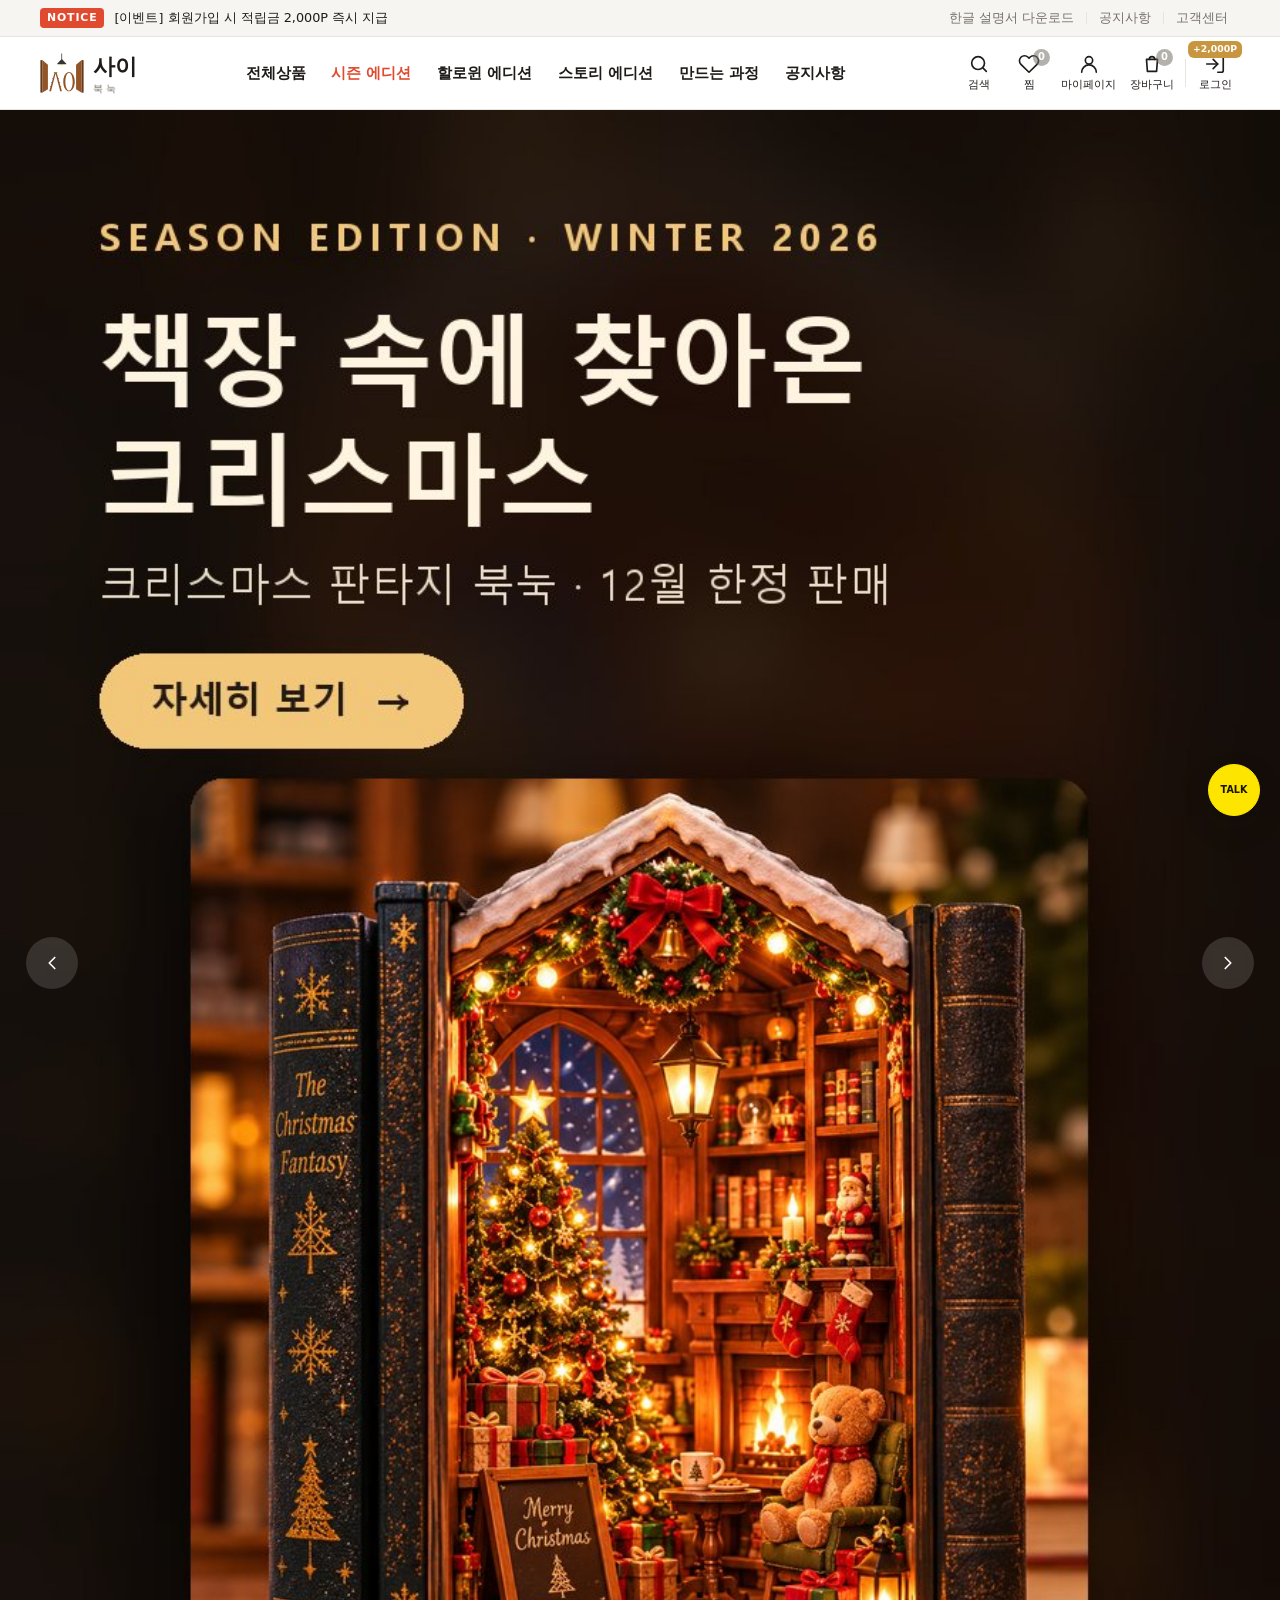
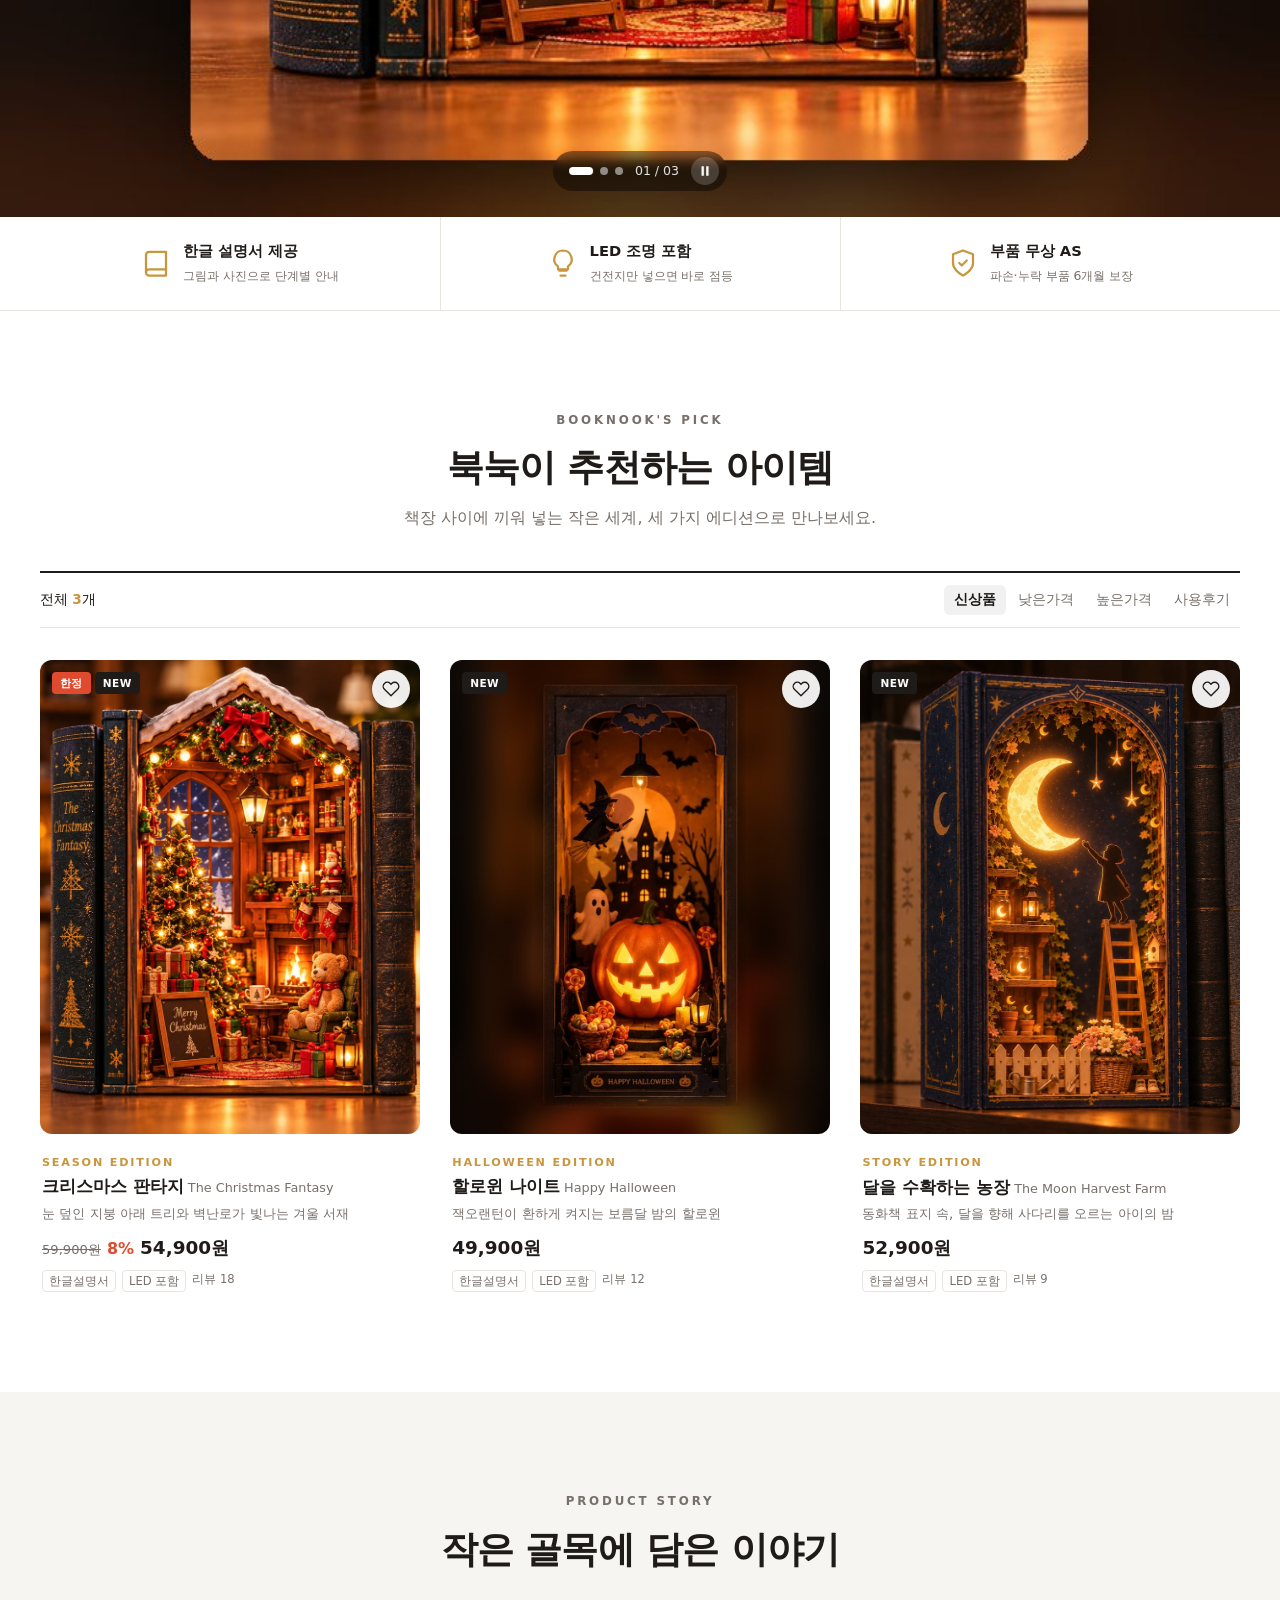
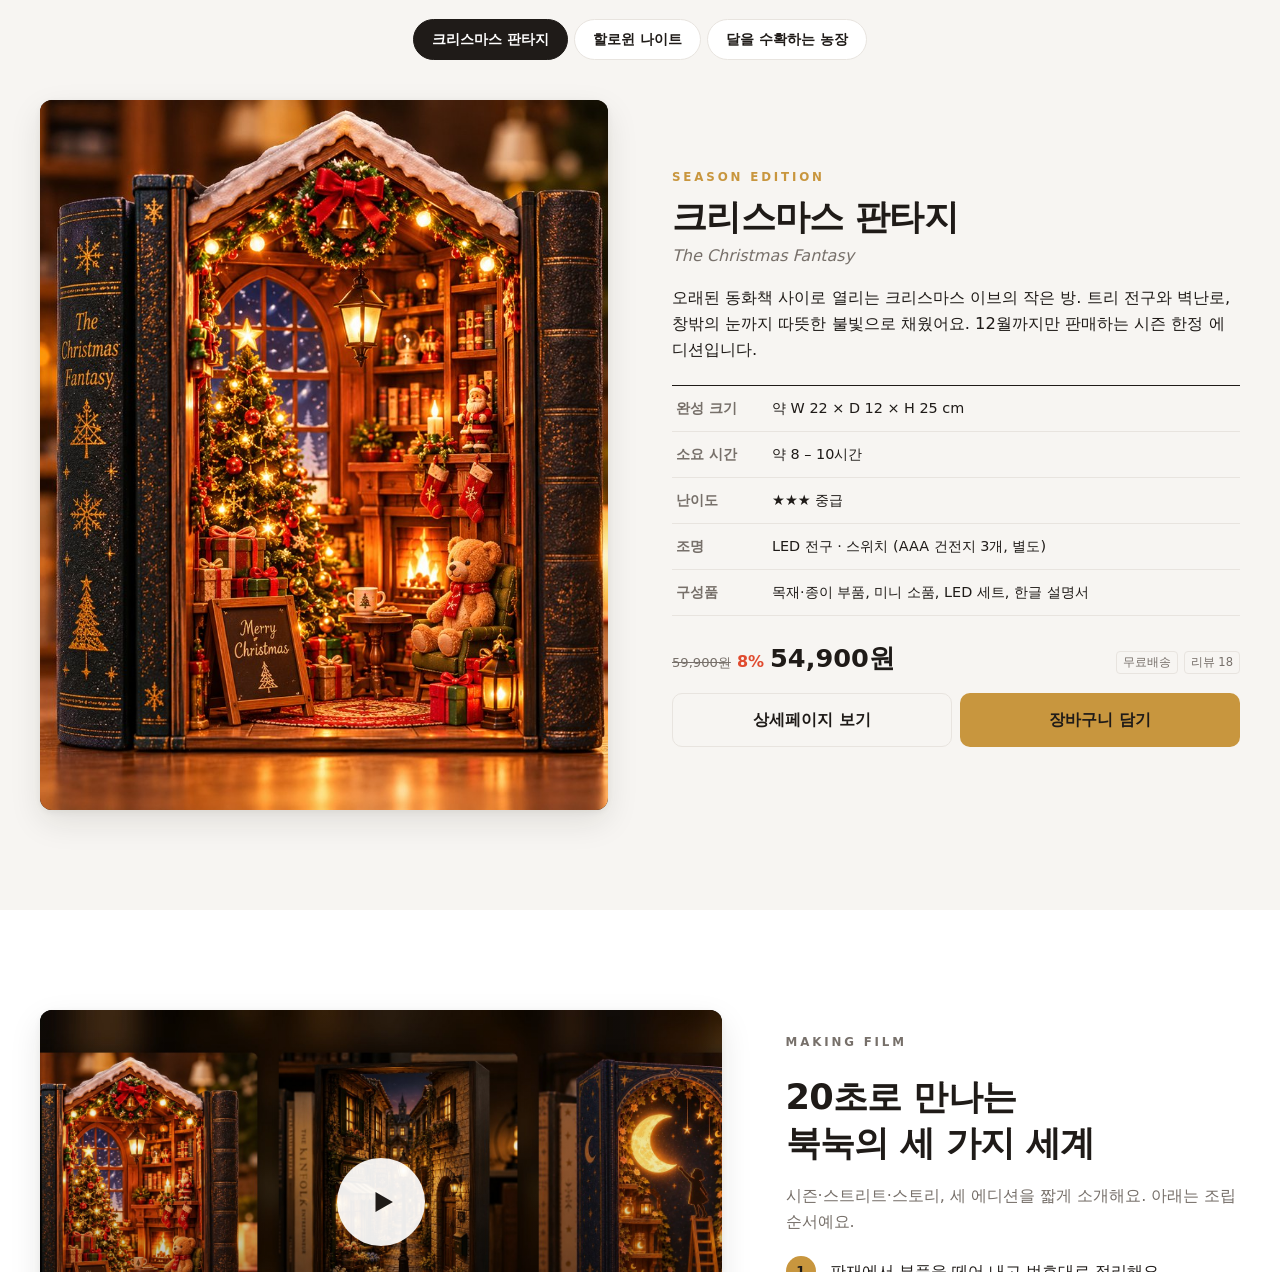
<file: index.html>
<!doctype html>
<html lang="ko">
<head>
<meta charset="utf-8">
<meta name="viewport" content="width=device-width, initial-scale=1">
<title>BookNook 북눅</title>
<link rel="stylesheet" href="assets/style.css">
</head>
<body data-page="home">
<!-- 상단 바 · 헤더 · 설정 Drawer · 푸터는 assets/common.js 가 모든 페이지에 똑같이 그려 넣습니다 -->

<main>
  <!-- ================= 히어로: 풀폭 배너 슬라이드 (카피는 이미지 안에) ================= -->
  <section class="hero" id="hero" aria-roledescription="carousel" aria-label="메인 배너">
    <div class="hero-track" id="heroTrack"></div>
    <button class="hero-arrow prev" id="heroPrev" aria-label="이전 배너"><svg class="i" viewBox="0 0 24 24"><path d="m15 18-6-6 6-6"/></svg></button>
    <button class="hero-arrow next" id="heroNext" aria-label="다음 배너"><svg class="i" viewBox="0 0 24 24"><path d="m9 18 6-6-6-6"/></svg></button>
    <div class="hero-ui"><div class="dots" id="heroDots"></div><span class="count" id="heroCount">01 / 03</span><button class="pp" id="heroPP"></button></div>
  </section>

  <!-- ================= 구매 혜택 띠 ================= -->
  <section class="perks" aria-label="구매 혜택">
    <div class="wrap"><ul>
      <li><svg class="i" viewBox="0 0 24 24"><path d="M4 19.5A2.5 2.5 0 0 1 6.5 17H20V3H6.5A2.5 2.5 0 0 0 4 5.5z"/><path d="M4 19.5A2.5 2.5 0 0 0 6.5 22H20v-5"/></svg><div><b>한글 설명서 제공</b><span>그림과 사진으로 단계별 안내</span></div></li>
      <li><svg class="i" viewBox="0 0 24 24"><path d="M9 18h6M10 22h4"/><path d="M12 2a7 7 0 0 0-4 12.7V17h8v-2.3A7 7 0 0 0 12 2z"/></svg><div><b>LED 조명 포함</b><span>건전지만 넣으면 바로 점등</span></div></li>
      <li><svg class="i" viewBox="0 0 24 24"><path d="M12 22s8-4 8-10V5l-8-3-8 3v7c0 6 8 10 8 10z"/><path d="m9 12 2 2 4-4"/></svg><div><b>부품 무상 AS</b><span>파손·누락 부품 6개월 보장</span></div></li>
    </ul></div>
  </section>

  <!-- ================= BOOKNOOK'S PICK ================= -->
  <section class="section" id="pick">
    <div class="wrap">
      <div class="sec-head reveal">
        <p class="eyebrow">BOOKNOOK'S PICK</p>
        <h2>북눅이 추천하는 아이템</h2>
        <p>책장 사이에 끼워 넣는 작은 세계, 세 가지 에디션으로 만나보세요.</p>
      </div>
      <div class="toolbar">
        <span class="total">전체 <b id="totalCount">3</b>개</span>
        <div class="sort" role="group" aria-label="정렬">
          <button type="button" data-sort="new" aria-pressed="true">신상품</button>
          <button type="button" data-sort="low" aria-pressed="false">낮은가격</button>
          <button type="button" data-sort="high" aria-pressed="false">높은가격</button>
          <button type="button" data-sort="review" aria-pressed="false">사용후기</button>
        </div>
      </div>
      <div class="grid feature" id="pickGrid"></div>
    </div>
  </section>

  <!-- ================= 상품 스토리 (탭) ================= -->
  <section class="section soft" id="story">
    <div class="wrap">
      <div class="sec-head reveal">
        <p class="eyebrow">PRODUCT STORY</p>
        <h2>작은 골목에 담은 이야기</h2>
      </div>
      <div class="pills" role="tablist" id="ptabs"></div>
      <div id="detailBody" role="tabpanel"></div>
    </div>
  </section>

  <!-- ================= 작품 소개 영상 ================= -->
  <section class="section" id="film">
    <div class="wrap film-grid">
      <div class="player reveal">
        <!-- 실제 영상 파일을 videos/booknook-intro.mp4 에 넣으면 재생됩니다 -->
        <video id="introVideo" playsinline preload="none" poster="images/film-poster.jpg">
          <source src="videos/booknook-intro.mp4" type="video/mp4">
        </video>
        <button class="play-overlay" id="playBtn" aria-label="작품 소개 영상 재생">
          <span class="circle"><svg viewBox="0 0 24 24"><path d="M6 4v16l14-8z" fill="currentColor"/></svg></span>
          <span class="time">0:20</span>
        </button>
      </div>
      <div class="film-copy reveal">
        <p class="eyebrow">MAKING FILM</p>
        <h2>20초로 만나는<br>북눅의 세 가지 세계</h2>
        <p>시즌·스트리트·스토리, 세 에디션을 짧게 소개해요. 아래는 조립 순서예요.</p>
        <ol class="steps">
          <li><b>1</b><span>판재에서 부품을 떼어 내고 번호대로 정리해요.</span></li>
          <li><b>2</b><span>한글 설명서를 따라 건물과 소품을 조립해요.</span></li>
          <li><b>3</b><span>LED를 연결하고 책장 사이에 끼우면 완성!</span></li>
        </ol>
      </div>
    </div>
  </section>

  <!-- ================= 공지사항 (최근 4건) ================= -->
  <section class="section soft" id="notice">
    <div class="wrap notice-wrap">
      <div class="notice-top reveal">
        <div class="sec-head"><p class="eyebrow">NOTICE</p><h2>공지사항</h2></div>
        <a href="notice.html">전체보기 →</a>
      </div>
      <div class="notice-list reveal" id="noticeList"></div>
    </div>
  </section>

  <!-- ================= 연락 CTA ================= -->
  <section class="section contact" id="contact">
    <div class="wrap cc">
      <div class="cc-main reveal">
        <p class="eyebrow">CUSTOMER CENTER</p>
        <h2>조립하다 막히면<br>언제든 물어보세요</h2>
        <a class="cc-tel" href="tel:02-000-0000">02-000-0000</a>
        <p>평일 10:00 – 17:00 · 점심 12:00 – 13:00 · 주말·공휴일 휴무</p>
        <div class="row">
          <a class="btn kakao" href="#" data-mock="카카오톡 채널 상담">카카오톡 상담</a>
          <a class="btn" href="mailto:hello@booknook.example?subject=%5B%EB%B6%81%EB%88%85%5D%201%3A1%20%EB%AC%B8%EC%9D%98">1:1 문의하기</a>
        </div>
      </div>
      <div class="c-grid reveal">
        <a class="c-card" href="tel:02-000-0000"><svg class="i" viewBox="0 0 24 24"><path d="M22 16.9v3a2 2 0 0 1-2.2 2 19.8 19.8 0 0 1-8.6-3.1 19.5 19.5 0 0 1-6-6A19.8 19.8 0 0 1 2.1 4.2 2 2 0 0 1 4.1 2h3a2 2 0 0 1 2 1.7c.1.9.4 1.8.7 2.7a2 2 0 0 1-.5 2.1L8 9.8a16 16 0 0 0 6 6l1.3-1.3a2 2 0 0 1 2.1-.4c.9.3 1.8.6 2.7.7a2 2 0 0 1 1.7 2z"/></svg>
          <span><span class="k">전화 상담</span><span class="v">02-000-0000</span><span class="s">조립 · 배송 · 교환 문의</span></span></a>
        <a class="c-card" href="mailto:hello@booknook.example"><svg class="i" viewBox="0 0 24 24"><rect x="3" y="5" width="18" height="14" rx="2"/><path d="m3 7 9 6 9-6"/></svg>
          <span><span class="k">이메일</span><span class="v">hello@booknook.example</span><span class="s">24시간 접수 · 1영업일 내 답변</span></span></a>
        <a class="c-card" href="#" data-mock="단체·기업 주문 문의"><svg class="i" viewBox="0 0 24 24"><path d="M20 7H4v13h16z"/><path d="M16 7V4H8v3"/><path d="M4 12h16"/></svg>
          <span><span class="k">단체 · 기업 주문</span><span class="v">선물 · 클래스 견적</span><span class="s">10개 이상 주문 시 별도 할인</span></span></a>
        <a class="c-card" href="#" data-mock="지도 보기"><svg class="i" viewBox="0 0 24 24"><path d="M12 21s-7-6.2-7-11a7 7 0 0 1 14 0c0 4.8-7 11-7 11z"/><circle cx="12" cy="10" r="2.5"/></svg>
          <span><span class="k">문의 · 반품 주소</span><span class="v">서울시 ○○구 ○○로 00</span><span class="s">반품 전 고객센터 접수 필수</span></span></a>
      </div>
    </div>
  </section>
</main>

<script src="assets/data.js"></script>
<script src="assets/common.js"></script>
<script>
/* ==========================================================
   1) 히어로 슬라이더 — 카피가 들어간 배너 이미지 (PC / 모바일)
   ========================================================== */
const HERO_SLIDES = [
  { pc:'images/hero-season-pc.jpg', mobile:'images/hero-season-mobile.jpg', id:'season', alt:'SEASON EDITION — 책장 속에 찾아온 크리스마스. 크리스마스 판타지 북눅, 12월 한정 판매' },
  { pc:'images/hero-halloween-pc.jpg', mobile:'images/hero-halloween-mobile.jpg', id:'halloween', alt:'HALLOWEEN EDITION — 보름달 아래 할로윈 나이트. 해피 할로윈 북눅, 잭오랜턴 LED 포함' },
  { pc:'images/hero-story-pc.jpg',  mobile:'images/hero-story-mobile.jpg',  id:'story',  alt:'STORY EDITION — 달을 따러 간 아이의 밤. 달빛 동화 북눅, 동화책 컨셉 케이스' }
];
(function hero(){
  const track = $('#heroTrack'), dots = $('#heroDots'), N = HERO_SLIDES.length;
  track.innerHTML = HERO_SLIDES.map((s, i) => `
    <a class="hero-slide" href="product.html?id=${s.id}" role="group" aria-roledescription="slide" aria-label="${i + 1} / ${N}" draggable="false">
      <picture>
        <source media="(max-width: 767px)" srcset="${s.mobile}" width="900" height="1200">
        <img src="${s.pc}" alt="${s.alt}" width="1920" height="720" draggable="false" ${i ? 'loading="lazy"' : 'fetchpriority="high"'}>
      </picture>
    </a>`).join('');
  dots.innerHTML = HERO_SLIDES.map((_, i) => `<button type="button" aria-label="${i + 1}번 배너로 이동"></button>`).join('');
  const slides = $$('.hero-slide', track), dotBtns = $$('button', dots), pp = $('#heroPP');
  const PLAY = '<svg viewBox="0 0 24 24"><path d="M6 4v16l14-8z" fill="currentColor"/></svg>';
  const PAUSE = '<svg viewBox="0 0 24 24"><path d="M6 4h4v16H6zM14 4h4v16h-4z" fill="currentColor"/></svg>';
  let idx = 0, timer = null, hovering = false, auto = !reduceMotion;

  function go(i){
    idx = (i + N) % N;
    track.style.transform = `translateX(-${idx * 100}%)`;
    slides.forEach((s, k) => { s.setAttribute('aria-hidden', k !== idx); s.tabIndex = k === idx ? 0 : -1; });
    dotBtns.forEach((d, k) => d.setAttribute('aria-current', k === idx));
    $('#heroCount').textContent = `${String(idx + 1).padStart(2,'0')} / ${String(N).padStart(2,'0')}`;
  }
  const stop = () => { clearInterval(timer); timer = null; };
  const start = () => { stop(); if (auto && !hovering) timer = setInterval(() => go(idx + 1), 5000); };
  const sync = () => { pp.innerHTML = auto ? PAUSE : PLAY; pp.setAttribute('aria-label', auto ? '자동 넘김 일시정지' : '자동 넘김 재생'); };
  const setAuto = v => { auto = v; sync(); start(); };

  $('#heroPrev').onclick = () => { go(idx - 1); start(); };
  $('#heroNext').onclick = () => { go(idx + 1); start(); };
  dotBtns.forEach((d, k) => d.onclick = () => { go(k); start(); });
  pp.onclick = () => setAuto(!auto);
  const hero = $('#hero');
  hero.addEventListener('mouseenter', () => { hovering = true; stop(); });
  hero.addEventListener('mouseleave', () => { hovering = false; start(); });
  hero.addEventListener('keydown', e => { if (e.key === 'ArrowLeft'){ go(idx - 1); start(); } if (e.key === 'ArrowRight'){ go(idx + 1); start(); } });

  let x0 = null, moved = false;
  track.addEventListener('pointerdown', e => { x0 = e.clientX; moved = false; });
  track.addEventListener('pointerup', e => {
    if (x0 === null) return;
    const dx = e.clientX - x0; x0 = null;
    if (Math.abs(dx) > 50){ moved = true; go(idx + (dx < 0 ? 1 : -1)); start(); }
  });
  track.addEventListener('click', e => { if (moved){ e.preventDefault(); e.stopPropagation(); moved = false; } }, true);
  sync(); go(0); start();
})();

/* ==========================================================
   2) BOOKNOOK'S PICK — 정렬 툴바 + 카드
   ========================================================== */
(function pick(){
  const grid = $('#pickGrid');
  const sorters = { new:(a,b) => a.order - b.order, low:(a,b) => a.price - b.price, high:(a,b) => b.price - a.price, review:(a,b) => b.reviews - a.reviews };
  const render = key => { grid.innerHTML = [...PRODUCTS].sort(sorters[key]).map(productCard).join(''); observe(); };
  $$('.sort button').forEach(b => b.onclick = () => { $$('.sort button').forEach(x => x.setAttribute('aria-pressed', x === b)); render(b.dataset.sort); });
  $('#totalCount').textContent = PRODUCTS.length;
  render('new');
})();

/* ==========================================================
   3) 상품 스토리 탭
   ========================================================== */
(function story(){
  const tabs = $('#ptabs'), body = $('#detailBody');
  tabs.innerHTML = PRODUCTS.map(p => `<button type="button" role="tab" data-id="${p.id}" aria-selected="false">${p.name}</button>`).join('');
  function show(id){
    const p = product(id) || PRODUCTS[0];
    $$('button', tabs).forEach(b => b.setAttribute('aria-selected', b.dataset.id === p.id));
    body.innerHTML = `
      <div class="detail fade">
        <a class="detail-img" href="product.html?id=${p.id}"><img src="${p.img}" alt="${p.name} 북눅 완성 사진" width="900" height="1124"></a>
        <div>
          <span class="eyebrow">${p.edition}</span>
          <h3>${p.name}</h3>
          <p class="en">${p.en}</p>
          <p class="lead">${p.lead}</p>
          <table class="spec"><tbody>${Object.entries(p.spec).map(([k, v]) => `<tr><th scope="row">${k}</th><td>${v}</td></tr>`).join('')}</tbody></table>
          <div class="buy-row">${priceHTML(p)}<span class="meta"><span>무료배송</span><span>리뷰 ${p.reviews}</span></span></div>
          <div class="buy-btns">
            <a class="btn line" href="product.html?id=${p.id}">상세페이지 보기</a>
            <button class="btn accent" type="button" data-cart="${p.id}">장바구니 담기</button>
          </div>
        </div>
      </div>`;
  }
  tabs.addEventListener('click', e => { const b = e.target.closest('[data-id]'); if (b) show(b.dataset.id); });
  show('season');
})();

/* ==========================================================
   4) 공지사항 미리보기 · 영상
   ========================================================== */
$('#noticeList').innerHTML = NOTICES.slice(0, 4).map((n, i) => `
  <details>
    <summary><span class="n-tag ${n.hot ? 'hot' : ''}">${n.tag}</span><span class="t">${n.title}</span><time datetime="${n.date}">${n.date.replace(/-/g,'.')}</time>
      <svg class="i chev" viewBox="0 0 24 24"><path d="m6 9 6 6 6-6"/></svg></summary>
    <div class="body">${n.body} <a href="notice.html#n${i}">자세히 →</a></div>
  </details>`).join('');

(function film(){
  const v = $('#introVideo'), b = $('#playBtn');
  b.onclick = () => v.play().then(() => { b.hidden = true; v.controls = true; })
    .catch(() => toast('영상 파일(videos/booknook-intro.mp4)을 넣으면 재생돼요'));
  v.addEventListener('ended', () => { b.hidden = false; v.controls = false; });
})();

observe();
</script>
</body>
</html>
</file>
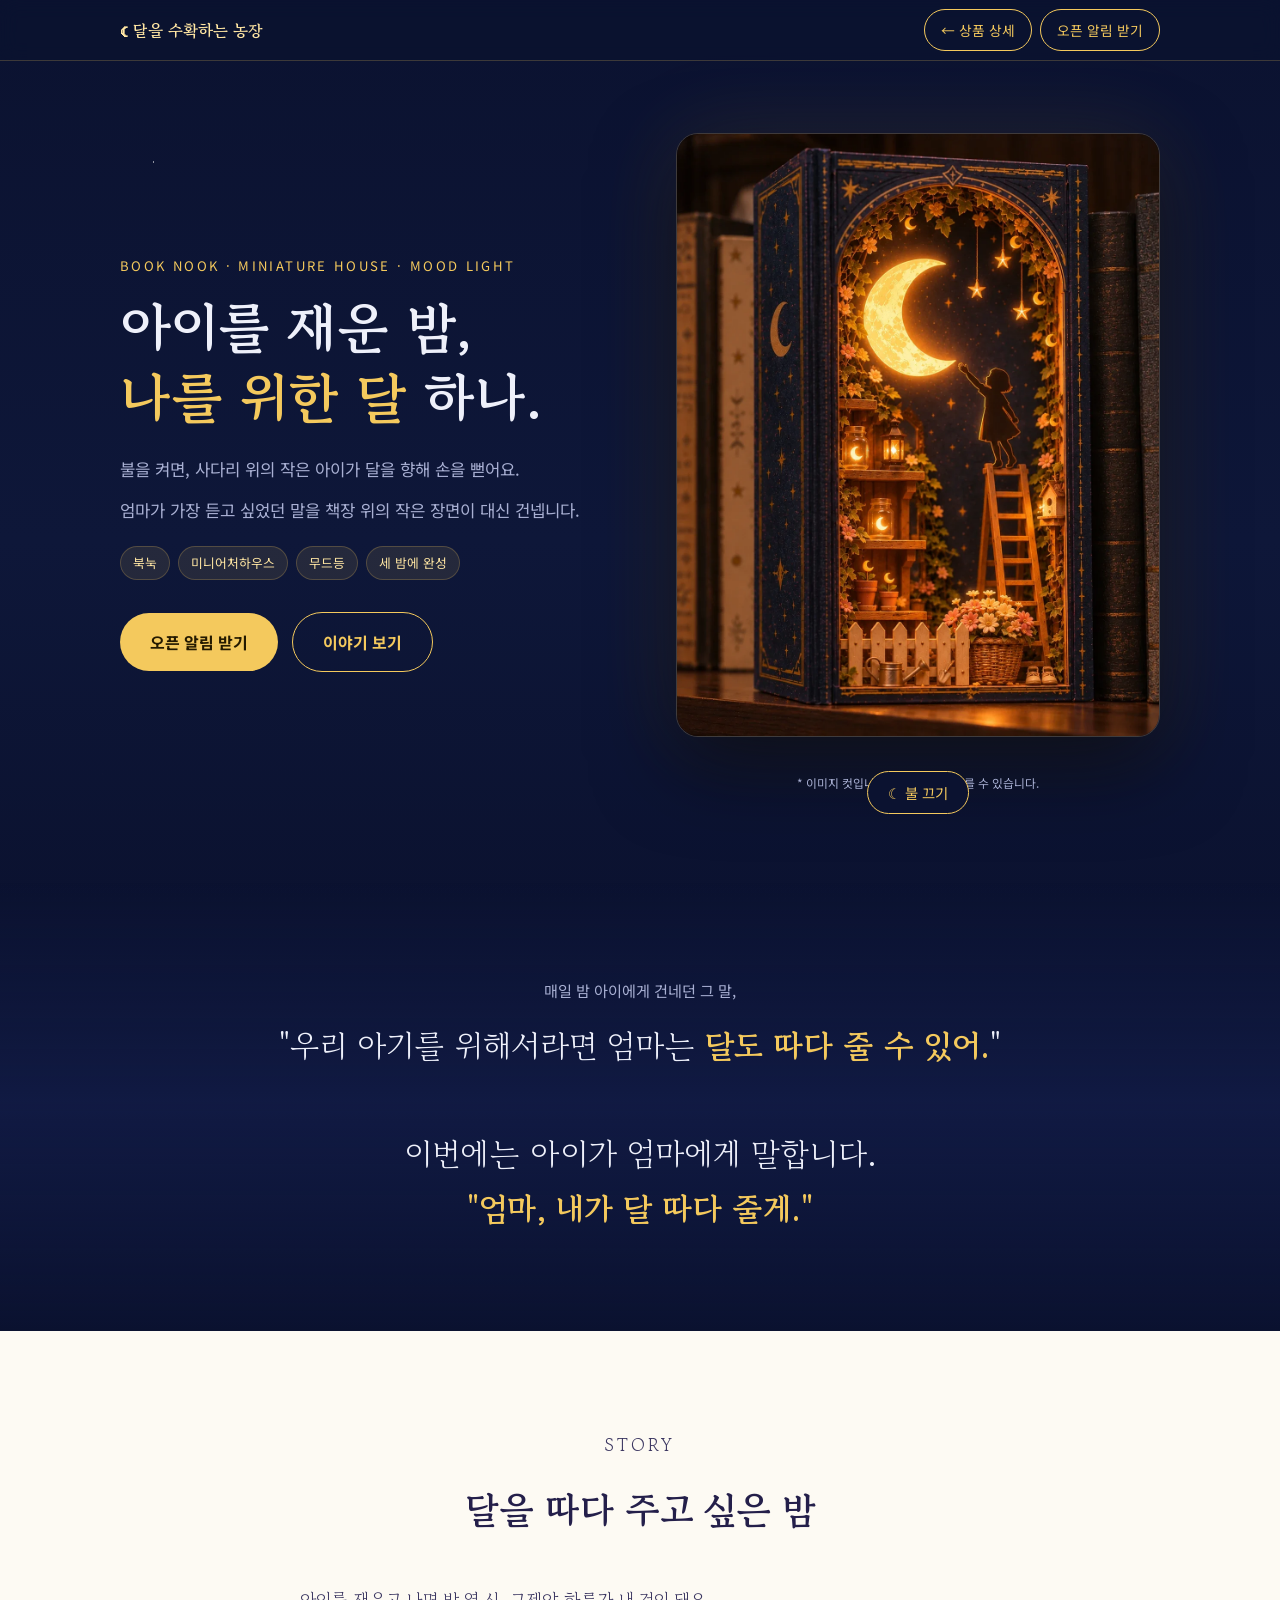
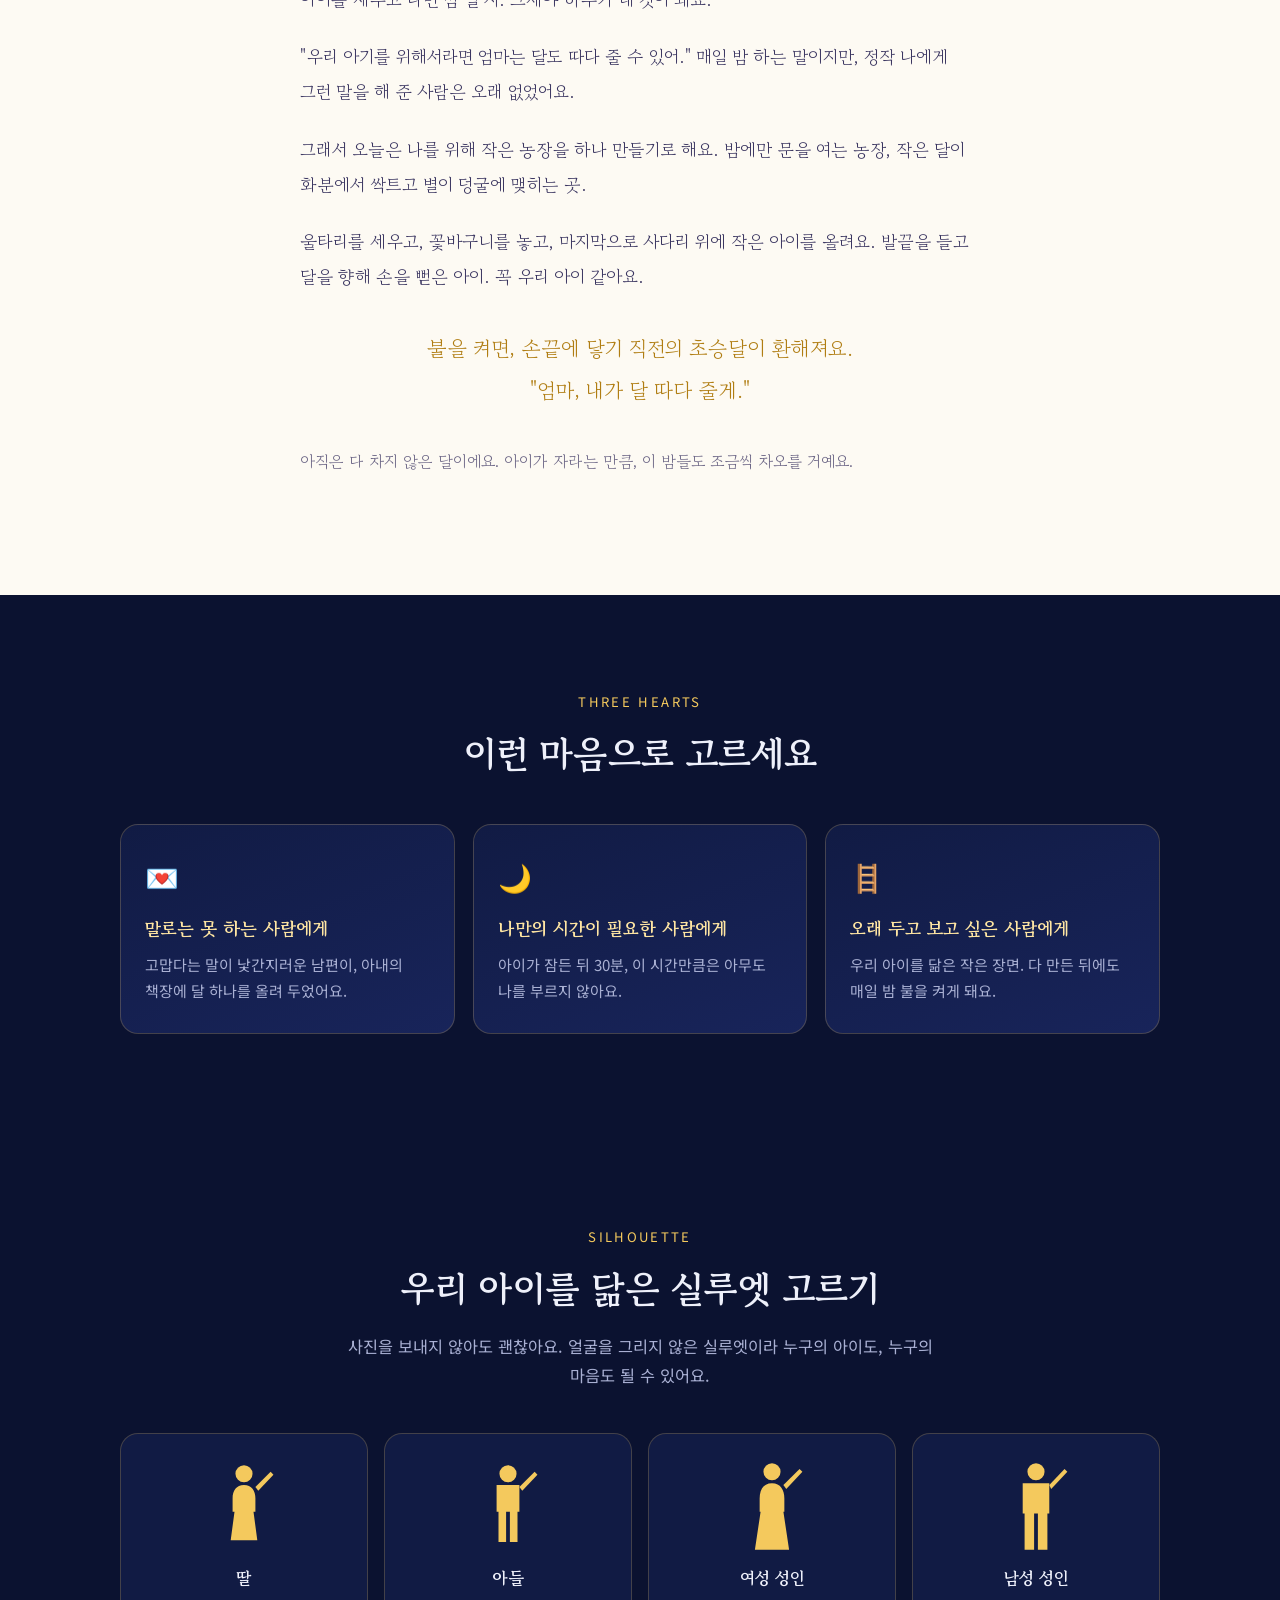
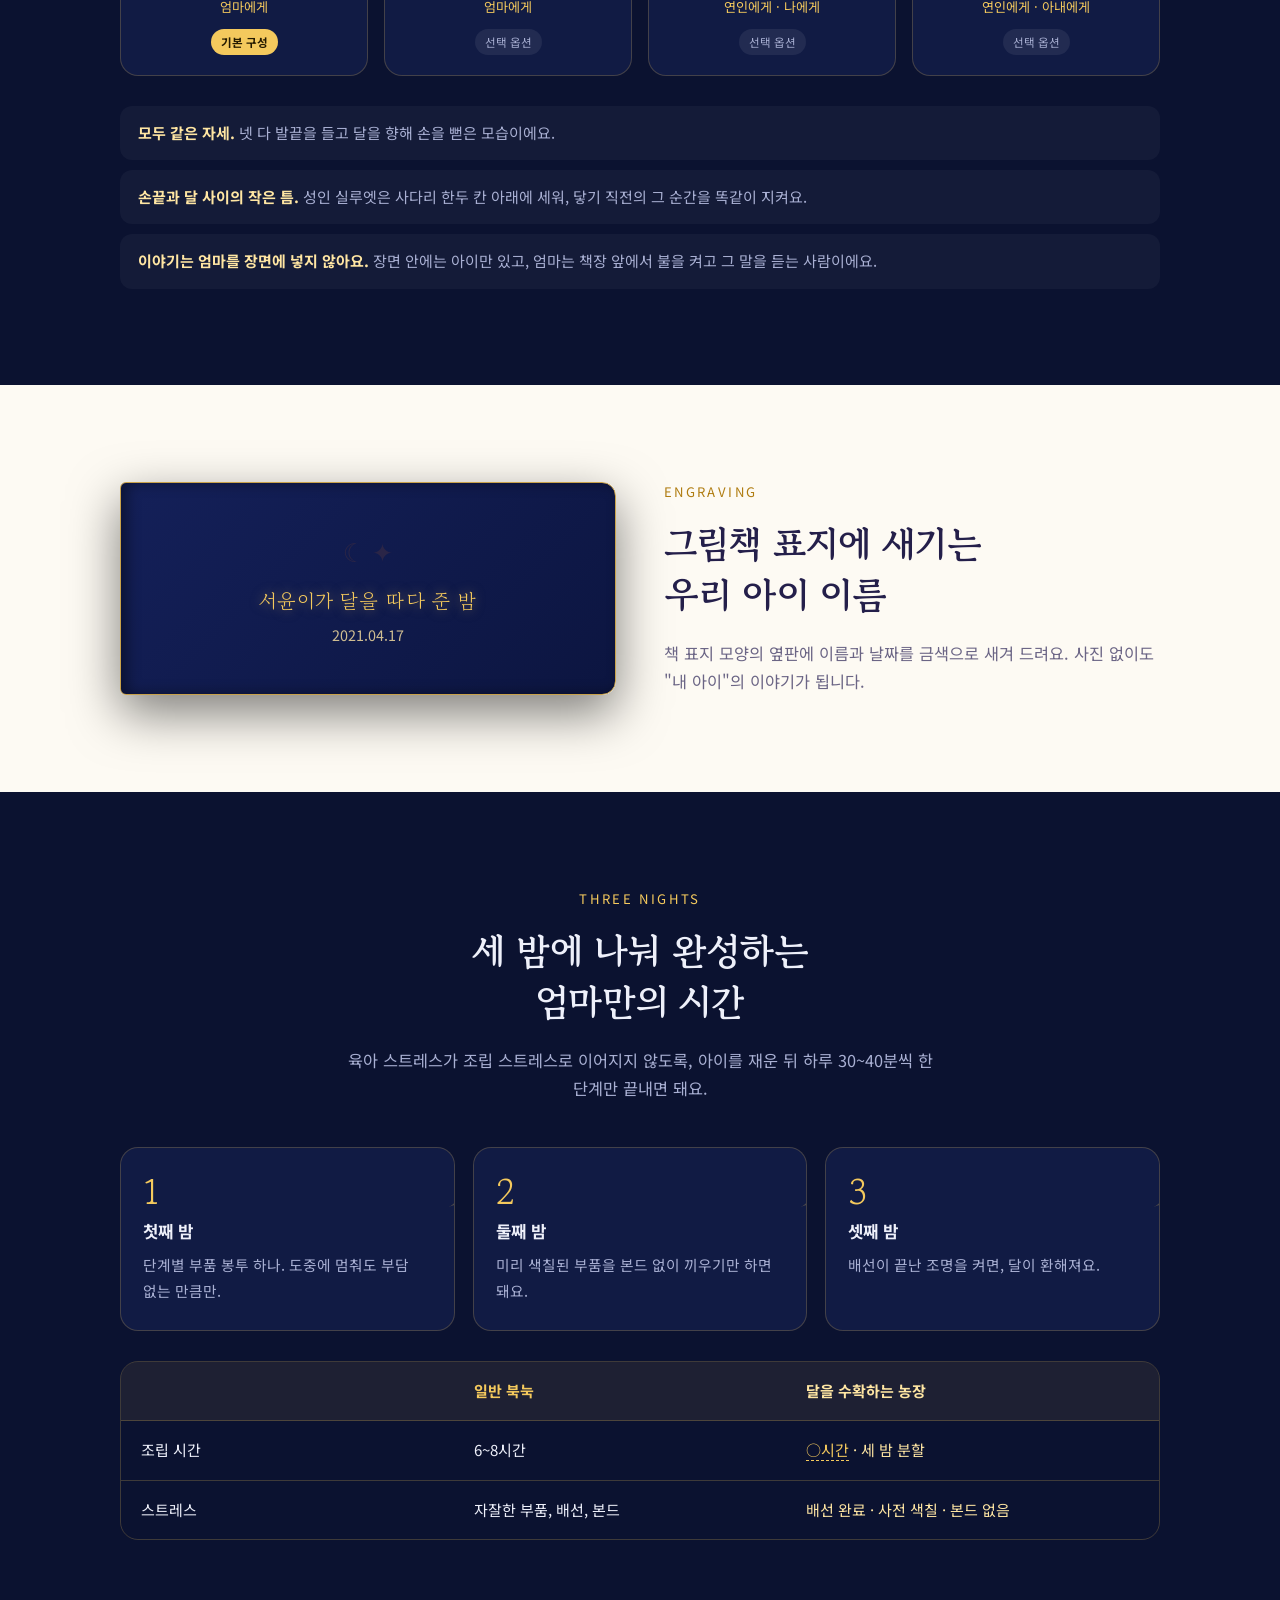
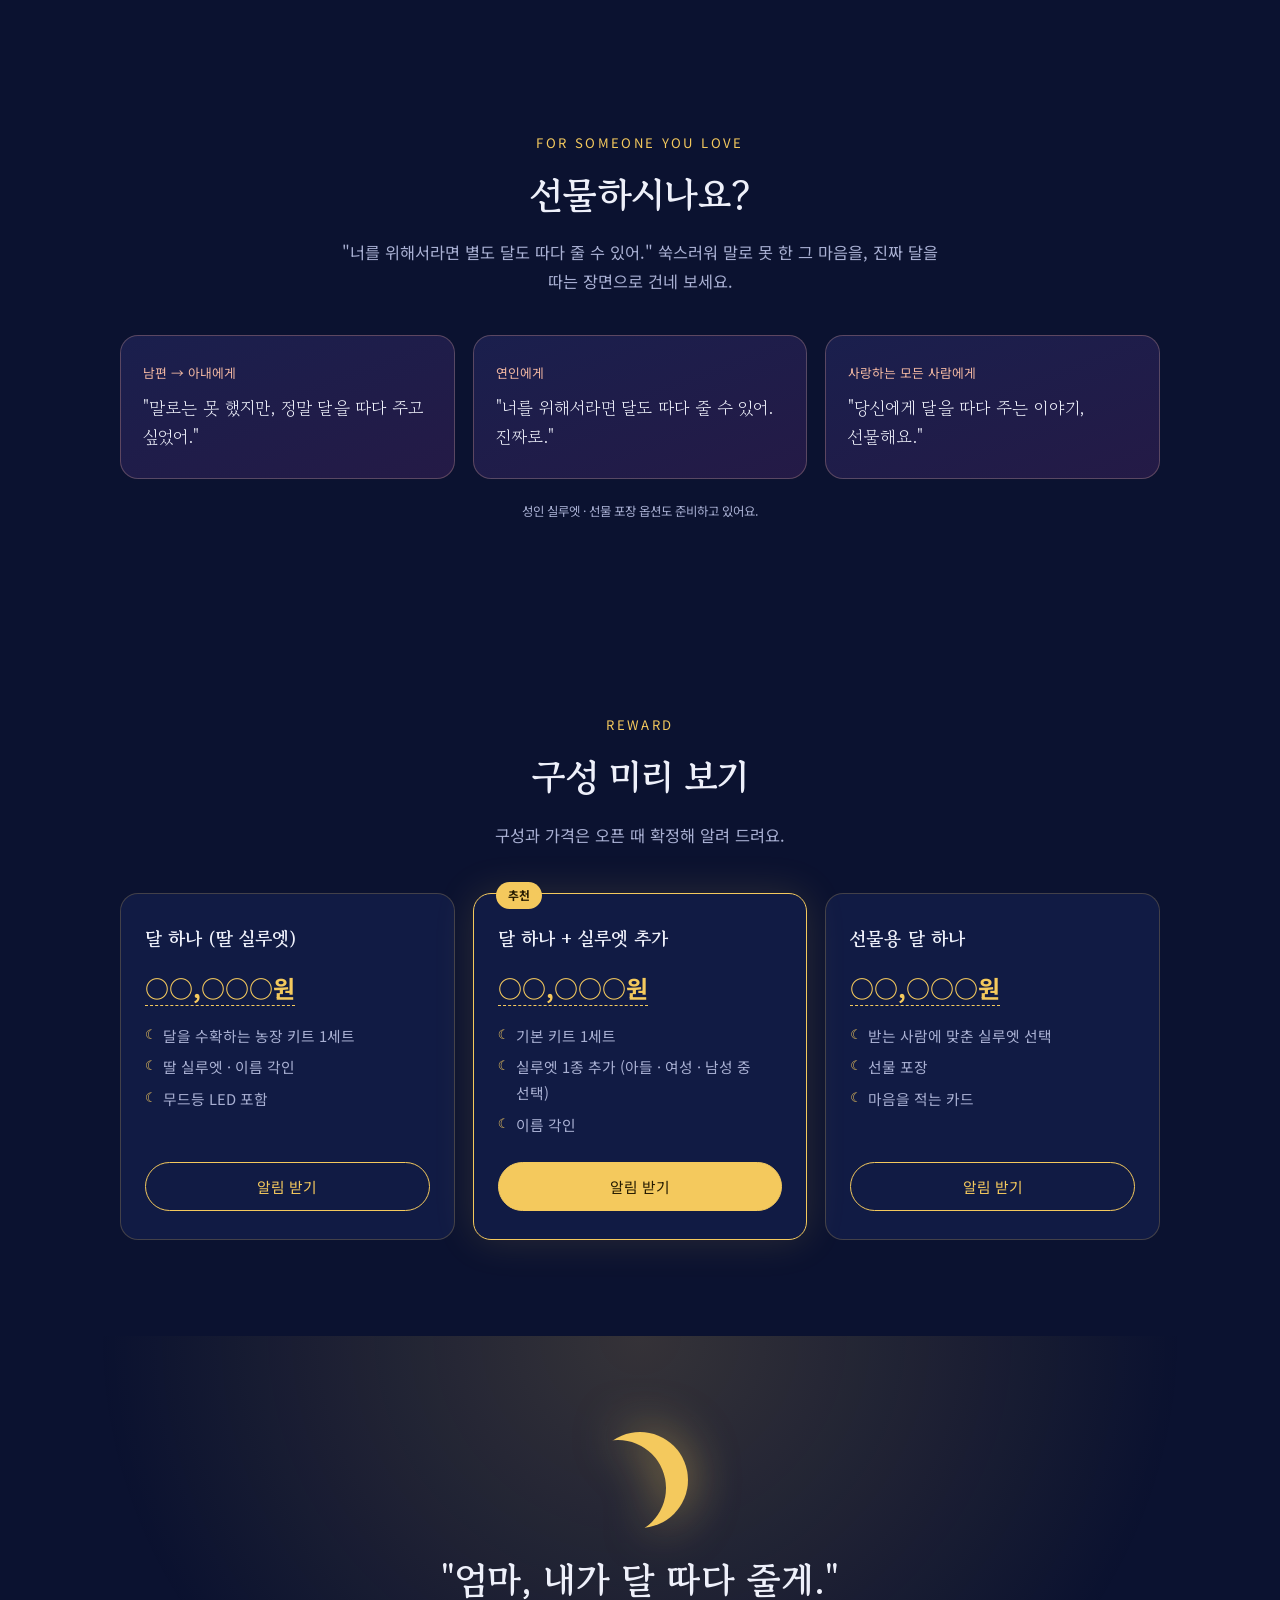
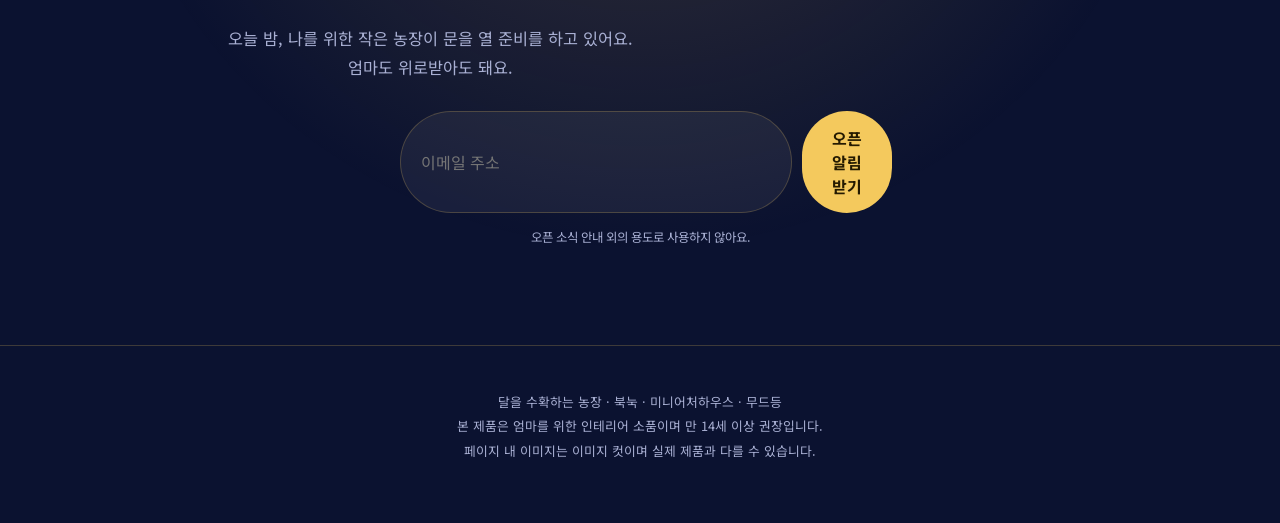
<file: booknook-landing.html>
<!doctype html>
<html lang="ko">
<head>
<meta charset="utf-8">
<meta name="viewport" content="width=device-width, initial-scale=1">
<title>달을 수확하는 농장 · 달도 따다 줄게</title>
<meta name="description" content="아이를 재운 밤, 나를 위한 달 하나. 불을 켜면 사다리 위 아이가 말을 건네는 북눅 · 미니어처하우스 · 무드등.">
<link rel="preconnect" href="https://fonts.googleapis.com">
<link rel="preconnect" href="https://fonts.gstatic.com" crossorigin>
<link href="https://fonts.googleapis.com/css2?family=Gowun+Batang:wght@400;700&family=Noto+Sans+KR:wght@300;400;500;700&display=swap" rel="stylesheet">
<style>
  :root{
    --night:#0b1230;
    --night-2:#111b44;
    --night-3:#18245a;
    --gold:#f4c95d;
    --gold-soft:#ffe6a3;
    --peach:#f2b8a2;
    --text:#eef0fa;
    --muted:#a9b0d3;
    --line:rgba(244,201,93,.22);
    --serif:'Gowun Batang','Noto Serif KR',serif;
    --sans:'Noto Sans KR',system-ui,sans-serif;
  }
  *{box-sizing:border-box;margin:0;padding:0}
  html{scroll-behavior:smooth}
  body{
    font-family:var(--sans);color:var(--text);background:var(--night);
    line-height:1.75;word-break:keep-all;-webkit-font-smoothing:antialiased;
  }
  img{max-width:100%;display:block}
  a{color:inherit;text-decoration:none}
  .wrap{width:min(1040px,100% - 40px);margin-inline:auto}
  section{padding:96px 0;position:relative}
  .eyebrow{font-size:.82rem;letter-spacing:.18em;color:var(--gold);margin-bottom:14px}
  h2{font-family:var(--serif);font-weight:700;font-size:clamp(1.6rem,4.2vw,2.3rem);line-height:1.4;margin-bottom:18px}
  .lead{color:var(--muted);font-size:1.02rem;max-width:620px}
  .center{text-align:center}
  .center .lead{margin-inline:auto}

  /* stars */
  .stars{position:fixed;inset:0;z-index:-1;pointer-events:none;
    background:
      radial-gradient(1.5px 1.5px at 12% 18%,#fff8 50%,transparent 51%),
      radial-gradient(1px 1px at 78% 12%,#fff9 50%,transparent 51%),
      radial-gradient(1.5px 1.5px at 62% 40%,#ffe6a3aa 50%,transparent 51%),
      radial-gradient(1px 1px at 30% 62%,#fff8 50%,transparent 51%),
      radial-gradient(1.5px 1.5px at 90% 70%,#fff8 50%,transparent 51%),
      radial-gradient(1px 1px at 8% 86%,#ffe6a3aa 50%,transparent 51%),
      radial-gradient(1px 1px at 48% 90%,#fff8 50%,transparent 51%),
      linear-gradient(180deg,var(--night) 0%,#0e1739 60%,#0b1230 100%);
    animation:twinkle 6s ease-in-out infinite alternate}
  @keyframes twinkle{from{opacity:.75}to{opacity:1}}

  /* nav */
  header.nav{position:sticky;top:0;z-index:20;backdrop-filter:blur(10px);
    background:rgba(11,18,48,.72);border-bottom:1px solid var(--line)}
  .nav .wrap{display:flex;align-items:center;justify-content:space-between;height:60px}
  .brand{font-family:var(--serif);font-weight:700;color:var(--gold-soft)}
  .nav a.btn-sm{font-size:.86rem;padding:8px 16px;border-radius:999px;border:1px solid var(--gold);color:var(--gold)}
  .nav a.btn-sm:hover{background:var(--gold);color:var(--night)}

  /* hero */
  .hero{padding:72px 0 88px}
  .hero .wrap{display:grid;grid-template-columns:1.05fr 1fr;gap:48px;align-items:center}
  .hero h1{font-family:var(--serif);font-size:clamp(2rem,5.6vw,3.4rem);line-height:1.3;margin-bottom:22px}
  .hero h1 em{font-style:normal;color:var(--gold)}
  .hero p.sub{color:var(--muted);font-size:1.05rem;margin-bottom:12px}
  .tags{display:flex;flex-wrap:wrap;gap:8px;margin:20px 0 32px}
  .tags span{font-size:.8rem;padding:5px 12px;border-radius:999px;background:rgba(244,201,93,.1);border:1px solid var(--line);color:var(--gold-soft)}
  .btn{display:inline-block;padding:15px 30px;border-radius:999px;font-weight:700;background:var(--gold);color:#241a00;
    box-shadow:0 0 0 0 rgba(244,201,93,.5);transition:transform .2s,box-shadow .3s;border:0;cursor:pointer;font-size:1rem;font-family:inherit}
  .btn:hover{transform:translateY(-2px);box-shadow:0 8px 30px rgba(244,201,93,.35)}
  .btn.ghost{background:transparent;color:var(--gold);border:1px solid var(--gold);margin-left:10px}
  .btn.ghost:hover{background:rgba(244,201,93,.12);box-shadow:none}

  .mock{position:relative}
  .mock-frame{border-radius:22px;overflow:hidden;border:1px solid var(--line);
    box-shadow:0 30px 80px rgba(0,0,0,.55),0 0 90px rgba(244,201,93,.12)}
  .mock-frame img{width:100%;height:auto;transition:filter .8s ease}
  .mock.off img{filter:brightness(.38) saturate(.7)}
  .light-btn{position:absolute;left:50%;bottom:-20px;transform:translateX(-50%);
    padding:10px 20px;border-radius:999px;border:1px solid var(--gold);background:var(--night);color:var(--gold);
    font-family:inherit;font-size:.9rem;cursor:pointer;white-space:nowrap}
  .light-btn:hover{background:var(--gold);color:var(--night)}
  .caption{font-size:.74rem;color:var(--muted);text-align:center;margin-top:36px}

  /* quote */
  .quote{background:linear-gradient(180deg,transparent,rgba(24,36,90,.45),transparent)}
  .quote blockquote{font-family:var(--serif);font-size:clamp(1.3rem,3.6vw,2rem);line-height:1.7;text-align:center}
  .quote blockquote small{display:block;font-size:.95rem;color:var(--muted);margin-bottom:14px;font-family:var(--sans)}
  .quote blockquote b{color:var(--gold);font-weight:700}

  /* story */
  .story .wrap{max-width:680px}
  .story p{font-family:var(--serif);font-size:1.1rem;color:#dfe3f7;margin-bottom:22px;line-height:2}
  .story p.big{color:var(--gold-soft);font-size:1.3rem;margin-block:34px;text-align:center}
  .story p.end{color:var(--muted);font-size:1rem}

  /* cards */
  .cards{display:grid;grid-template-columns:repeat(3,1fr);gap:18px;margin-top:44px}
  .card{background:linear-gradient(160deg,var(--night-2),var(--night-3));border:1px solid var(--line);border-radius:18px;padding:28px 24px}
  .card .ic{font-size:1.7rem;margin-bottom:12px}
  .card h3{font-family:var(--serif);font-size:1.12rem;margin-bottom:8px;color:var(--gold-soft)}
  .card p{font-size:.94rem;color:var(--muted)}

  /* silhouettes */
  .sil-grid{display:grid;grid-template-columns:repeat(4,1fr);gap:16px;margin-top:44px}
  .sil{background:var(--night-2);border:1px solid var(--line);border-radius:18px;padding:24px 14px 20px;text-align:center}
  .sil svg{width:76px;height:96px;margin:0 auto 10px;display:block}
  .sil h3{font-family:var(--serif);font-size:1.05rem;margin-bottom:2px}
  .sil .for{font-size:.82rem;color:var(--gold)}
  .sil .opt{display:inline-block;margin-top:10px;font-size:.72rem;padding:3px 10px;border-radius:999px;background:rgba(255,255,255,.07);color:var(--muted)}
  .sil .opt.basic{background:var(--gold);color:#241a00;font-weight:700}
  .notes{margin-top:30px;display:grid;gap:10px}
  .notes li{list-style:none;padding:14px 18px;border-radius:12px;background:rgba(255,255,255,.04);font-size:.94rem;color:var(--muted)}
  .notes li b{color:var(--gold-soft)}

  /* engrave */
  .engrave{display:grid;grid-template-columns:1fr 1fr;gap:48px;align-items:center}
  .book-side{background:linear-gradient(135deg,#142059,#0c1540);border:1px solid #c9a24a;border-radius:6px 14px 14px 6px;
    padding:46px 30px;text-align:center;box-shadow:inset 6px 0 14px rgba(0,0,0,.4),0 18px 50px rgba(0,0,0,.5)}
  .book-side .moon{font-size:1.6rem}
  .book-side .name{font-family:var(--serif);color:var(--gold);font-size:1.25rem;letter-spacing:.04em;margin-top:10px;text-shadow:0 0 12px rgba(244,201,93,.5)}
  .book-side .date{color:var(--gold-soft);font-size:.9rem;opacity:.8;margin-top:4px}

  /* nights */
  .nights{display:grid;grid-template-columns:repeat(3,1fr);gap:18px;margin-top:44px}
  .night{border:1px solid var(--line);border-radius:18px;padding:26px 22px;background:var(--night-2);position:relative;overflow:hidden}
  .night .n{font-family:var(--serif);color:var(--gold);font-size:2.2rem;line-height:1}
  .night h3{margin:8px 0 6px;font-size:1.05rem}
  .night p{font-size:.92rem;color:var(--muted)}
  .night::after{content:"";position:absolute;right:-30px;top:-30px;width:90px;height:90px;border-radius:50%;
    box-shadow:inset -14px 6px 0 0 rgba(244,201,93,.25)}
  .compare{margin-top:30px;border:1px solid var(--line);border-radius:18px;overflow:hidden}
  .compare div{display:grid;grid-template-columns:1fr 1fr 1fr;padding:16px 20px;font-size:.94rem;border-bottom:1px solid var(--line)}
  .compare div:last-child{border-bottom:0}
  .compare .h{background:rgba(244,201,93,.08);color:var(--gold);font-weight:700}
  .compare span:nth-child(3){color:var(--gold-soft)}
  .ph{color:var(--gold);border-bottom:1px dashed var(--gold)}

  /* gift */
  .gift-list{display:grid;grid-template-columns:repeat(3,1fr);gap:18px;margin-top:40px}
  .gift{padding:26px 22px;border-radius:18px;background:linear-gradient(160deg,#1a1f4d,#241a46);border:1px solid rgba(242,184,162,.28)}
  .gift .to{font-size:.8rem;color:var(--peach);margin-bottom:8px}
  .gift p{font-family:var(--serif);font-size:1.08rem;line-height:1.7}

  /* rewards */
  .rewards{display:grid;grid-template-columns:repeat(3,1fr);gap:18px;margin-top:44px}
  .reward{border:1px solid var(--line);border-radius:18px;padding:28px 24px;background:var(--night-2);display:flex;flex-direction:column}
  .reward.best{border-color:var(--gold);box-shadow:0 0 40px rgba(244,201,93,.14);position:relative}
  .reward .badge{position:absolute;top:-12px;left:22px;background:var(--gold);color:#241a00;font-size:.74rem;font-weight:700;padding:3px 12px;border-radius:999px}
  .reward h3{font-family:var(--serif);font-size:1.15rem;margin-bottom:6px}
  .reward .price{font-size:1.5rem;color:var(--gold);font-weight:700;margin:6px 0 14px}
  .reward ul{list-style:none;font-size:.92rem;color:var(--muted);margin-bottom:18px;flex:1}
  .reward li{padding-left:18px;position:relative;margin-bottom:6px}
  .reward li::before{content:"☾";position:absolute;left:0;color:var(--gold);font-size:.8rem}
  .reward a{text-align:center;padding:11px;border-radius:999px;border:1px solid var(--gold);color:var(--gold);font-size:.92rem}
  .reward a:hover,.reward.best a{background:var(--gold);color:#241a00}

  /* faq */
  details{border-bottom:1px solid var(--line);padding:18px 4px}
  details summary{cursor:pointer;font-weight:500;list-style:none;display:flex;justify-content:space-between;gap:14px}
  details summary::after{content:"+";color:var(--gold);font-size:1.3rem;line-height:1}
  details[open] summary::after{content:"–"}
  details p{margin-top:10px;color:var(--muted);font-size:.94rem}
  .faq{max-width:760px;margin:36px auto 0}

  /* cta */
  .cta{text-align:center;background:radial-gradient(ellipse at 50% 0%,rgba(244,201,93,.18),transparent 60%)}
  .cta .moon-big{width:96px;height:96px;margin:0 auto 26px;border-radius:50%;
    box-shadow:inset -22px 8px 0 0 var(--gold);filter:drop-shadow(0 0 24px rgba(244,201,93,.6));animation:glow 3.5s ease-in-out infinite alternate}
  @keyframes glow{from{filter:drop-shadow(0 0 12px rgba(244,201,93,.35))}to{filter:drop-shadow(0 0 34px rgba(244,201,93,.8))}}
  form.notify{display:flex;gap:10px;max-width:480px;margin:30px auto 0}
  form.notify input{flex:1;padding:15px 20px;border-radius:999px;border:1px solid var(--line);background:rgba(255,255,255,.06);
    color:var(--text);font-size:1rem;font-family:inherit;outline:none}
  form.notify input:focus{border-color:var(--gold)}
  .thanks{display:none;margin-top:24px;color:var(--gold-soft);font-family:var(--serif);font-size:1.1rem}
  .fine{font-size:.78rem;color:var(--muted);margin-top:14px}

  footer{padding:44px 0 60px;border-top:1px solid var(--line);font-size:.8rem;color:var(--muted);text-align:center;line-height:1.9}

  /* white sections (breathing space between the navy ones) */
  section.light{background:#fdfaf3;color:#2a2547}
  .light .eyebrow{color:#b07d12}
  .light h2{color:#241f4a}
  .light .lead{color:#6b6585}
  .story.light p{color:#3a3560}
  .story.light p.big{color:#b07d12}
  .story.light p.end{color:#6b6585}
  .light details{border-bottom-color:rgba(176,125,18,.25)}
  .light details summary{color:#241f4a}
  .light details summary::after{color:#b07d12}
  .light details p{color:#6b6585}

  /* reveal */
  .rv{opacity:0;transform:translateY(22px);transition:opacity .9s ease,transform .9s ease}
  .rv.in{opacity:1;transform:none}
  @media (prefers-reduced-motion:reduce){.rv{opacity:1;transform:none;transition:none}.stars,.cta .moon-big{animation:none}}

  @media (max-width:820px){
    section{padding:72px 0}
    .hero .wrap,.engrave{grid-template-columns:1fr;gap:44px}
    .cards,.nights,.gift-list,.rewards{grid-template-columns:1fr}
    .sil-grid{grid-template-columns:repeat(2,1fr)}
    .btn.ghost{margin:12px 0 0}
    form.notify{flex-direction:column}
    .compare div{grid-template-columns:1fr 1fr;row-gap:2px}
    .compare .h span:nth-child(3),.compare div span:nth-child(3){grid-column:1/-1}
  }
  /* 상품 상세 페이지 안에 넣을 때는 머리글·첫 화면·알림 신청·푸터를 숨김 */
  .embed .nav,.embed .hero,.embed footer,.embed .cta{display:none}
</style>
<script>if (/[?&]embed=1/.test(location.search)) document.documentElement.classList.add('embed');</script>
</head>
<body>
<div class="stars" aria-hidden="true"></div>

<header class="nav">
  <div class="wrap">
    <a href="#top" class="brand">☾ 달을 수확하는 농장</a>
    <a href="product.html?id=story" class="btn-sm" style="margin-left:auto;margin-right:8px">← 상품 상세</a>
    <a href="#notify" class="btn-sm">오픈 알림 받기</a>
  </div>
</header>

<main id="top">

<!-- HERO -->
<section class="hero">
  <div class="wrap">
    <div>
      <p class="eyebrow">BOOK NOOK · MINIATURE HOUSE · MOOD LIGHT</p>
      <h1>아이를 재운 밤,<br><em>나를 위한 달</em> 하나.</h1>
      <p class="sub">불을 켜면, 사다리 위의 작은 아이가 달을 향해 손을 뻗어요.</p>
      <p class="sub">엄마가 가장 듣고 싶었던 말을 책장 위의 작은 장면이 대신 건넵니다.</p>
      <div class="tags"><span>북눅</span><span>미니어처하우스</span><span>무드등</span><span>세 밤에 완성</span></div>
      <a href="#notify" class="btn">오픈 알림 받기</a>
      <a href="#story" class="btn ghost">이야기 보기</a>
    </div>
    <div class="mock" id="mock">
      <div class="mock-frame">
        <img src="images/mockup.webp" alt="남색 책 모양 북눅 안에서 사다리에 오른 아이 실루엣이 금빛 초승달을 향해 손을 뻗는 장면" width="1122" height="1402">
      </div>
      <button class="light-btn" id="lightBtn" type="button">☾ 불 끄기</button>
      <p class="caption">* 이미지 컷입니다. 실제 제품과 다를 수 있습니다.</p>
    </div>
  </div>
</section>

<!-- QUOTE -->
<section class="quote">
  <div class="wrap rv">
    <blockquote>
      <small>매일 밤 아이에게 건네던 그 말,</small>
      "우리 아기를 위해서라면 엄마는 <b>달도 따다 줄 수 있어.</b>"
      <br><br>
      이번에는 아이가 엄마에게 말합니다.<br>
      <b>"엄마, 내가 달 따다 줄게."</b>
    </blockquote>
  </div>
</section>

<!-- STORY -->
<section class="story light" id="story">
  <div class="wrap rv">
    <p class="eyebrow center">STORY</p>
    <h2 class="center">달을 따다 주고 싶은 밤</h2>
    <br>
    <p>아이를 재우고 나면 밤 열 시. 그제야 하루가 내 것이 돼요.</p>
    <p>"우리 아기를 위해서라면 엄마는 달도 따다 줄 수 있어." 매일 밤 하는 말이지만, 정작 나에게 그런 말을 해 준 사람은 오래 없었어요.</p>
    <p>그래서 오늘은 나를 위해 작은 농장을 하나 만들기로 해요. 밤에만 문을 여는 농장, 작은 달이 화분에서 싹트고 별이 덩굴에 맺히는 곳.</p>
    <p>울타리를 세우고, 꽃바구니를 놓고, 마지막으로 사다리 위에 작은 아이를 올려요. 발끝을 들고 달을 향해 손을 뻗은 아이. 꼭 우리 아이 같아요.</p>
    <p class="big">불을 켜면, 손끝에 닿기 직전의 초승달이 환해져요.<br>"엄마, 내가 달 따다 줄게."</p>
    <p class="end">아직은 다 차지 않은 달이에요. 아이가 자라는 만큼, 이 밤들도 조금씩 차오를 거예요.</p>
  </div>
</section>

<!-- HEARTS -->
<section>
  <div class="wrap center rv">
    <p class="eyebrow">THREE HEARTS</p>
    <h2>이런 마음으로 고르세요</h2>
    <div class="cards" style="text-align:left">
      <div class="card"><div class="ic">💌</div><h3>말로는 못 하는 사람에게</h3><p>고맙다는 말이 낯간지러운 남편이, 아내의 책장에 달 하나를 올려 두었어요.</p></div>
      <div class="card"><div class="ic">🌙</div><h3>나만의 시간이 필요한 사람에게</h3><p>아이가 잠든 뒤 30분, 이 시간만큼은 아무도 나를 부르지 않아요.</p></div>
      <div class="card"><div class="ic">🪜</div><h3>오래 두고 보고 싶은 사람에게</h3><p>우리 아이를 닮은 작은 장면. 다 만든 뒤에도 매일 밤 불을 켜게 돼요.</p></div>
    </div>
  </div>
</section>

<!-- SILHOUETTES -->
<section>
  <div class="wrap rv">
    <div class="center">
      <p class="eyebrow">SILHOUETTE</p>
      <h2>우리 아이를 닮은 실루엣 고르기</h2>
      <p class="lead">사진을 보내지 않아도 괜찮아요. 얼굴을 그리지 않은 실루엣이라 누구의 아이도, 누구의 마음도 될 수 있어요.</p>
    </div>
    <div class="sil-grid">
      <div class="sil">
        <svg viewBox="0 0 80 100" fill="#f4c95d" aria-hidden="true"><circle cx="40" cy="16" r="9"/><path d="M40 28c-8 0-12 6-12 14v14h24V42c0-8-4-14-12-14zM30 56h20l4 30H26z"/><path d="M52 30l16-16 3 3-16 17z"/></svg>
        <h3>딸</h3><div class="for">엄마에게</div><span class="opt basic">기본 구성</span>
      </div>
      <div class="sil">
        <svg viewBox="0 0 80 100" fill="#f4c95d" aria-hidden="true"><circle cx="40" cy="16" r="9"/><path d="M28 28h24v28H28zM30 56h8v32h-8zM42 56h8v32h-8z"/><path d="M52 30l16-16 3 3-16 17z"/></svg>
        <h3>아들</h3><div class="for">엄마에게</div><span class="opt">선택 옵션</span>
      </div>
      <div class="sil">
        <svg viewBox="0 0 80 100" fill="#f4c95d" aria-hidden="true"><circle cx="40" cy="14" r="9"/><path d="M40 26c-9 0-13 7-13 16v14h26V42c0-9-4-16-13-16zM28 56h24l6 40H22z"/><path d="M52 28l17-17 3 3-17 18z"/></svg>
        <h3>여성 성인</h3><div class="for">연인에게 · 나에게</div><span class="opt">선택 옵션</span>
      </div>
      <div class="sil">
        <svg viewBox="0 0 80 100" fill="#f4c95d" aria-hidden="true"><circle cx="40" cy="14" r="9"/><path d="M26 26h28v32H26zM28 58h10v38H28zM42 58h10v38H42z"/><path d="M54 28l16-17 3 3-17 18z"/></svg>
        <h3>남성 성인</h3><div class="for">연인에게 · 아내에게</div><span class="opt">선택 옵션</span>
      </div>
    </div>
    <ul class="notes">
      <li><b>모두 같은 자세.</b> 넷 다 발끝을 들고 달을 향해 손을 뻗은 모습이에요.</li>
      <li><b>손끝과 달 사이의 작은 틈.</b> 성인 실루엣은 사다리 한두 칸 아래에 세워, 닿기 직전의 그 순간을 똑같이 지켜요.</li>
      <li><b>이야기는 엄마를 장면에 넣지 않아요.</b> 장면 안에는 아이만 있고, 엄마는 책장 앞에서 불을 켜고 그 말을 듣는 사람이에요.</li>
    </ul>
  </div>
</section>

<!-- ENGRAVE -->
<section class="light">
  <div class="wrap engrave rv">
    <div class="book-side" aria-label="이름 각인 예시">
      <div class="moon">☾ ✦</div>
      <div class="name">서윤이가 달을 따다 준 밤</div>
      <div class="date">2021.04.17</div>
    </div>
    <div>
      <p class="eyebrow">ENGRAVING</p>
      <h2>그림책 표지에 새기는<br>우리 아이 이름</h2>
      <p class="lead">책 표지 모양의 옆판에 이름과 날짜를 금색으로 새겨 드려요. 사진 없이도 "내 아이"의 이야기가 됩니다.</p>
    </div>
  </div>
</section>

<!-- THREE NIGHTS -->
<section>
  <div class="wrap rv">
    <div class="center">
      <p class="eyebrow">THREE NIGHTS</p>
      <h2>세 밤에 나눠 완성하는<br>엄마만의 시간</h2>
      <p class="lead">육아 스트레스가 조립 스트레스로 이어지지 않도록, 아이를 재운 뒤 하루 30~40분씩 한 단계만 끝내면 돼요.</p>
    </div>
    <div class="nights">
      <div class="night"><div class="n">1</div><h3>첫째 밤</h3><p>단계별 부품 봉투 하나. 도중에 멈춰도 부담 없는 만큼만.</p></div>
      <div class="night"><div class="n">2</div><h3>둘째 밤</h3><p>미리 색칠된 부품을 본드 없이 끼우기만 하면 돼요.</p></div>
      <div class="night"><div class="n">3</div><h3>셋째 밤</h3><p>배선이 끝난 조명을 켜면, 달이 환해져요.</p></div>
    </div>
    <div class="compare">
      <div class="h"><span>&nbsp;</span><span>일반 북눅</span><span>달을 수확하는 농장</span></div>
      <div><span>조립 시간</span><span>6~8시간</span><span><span class="ph">○시간</span> · 세 밤 분할</span></div>
      <div><span>스트레스</span><span>자잘한 부품, 배선, 본드</span><span>배선 완료 · 사전 색칠 · 본드 없음</span></div>
    </div>
  </div>
</section>

<!-- GIFT -->
<section>
  <div class="wrap center rv">
    <p class="eyebrow">FOR SOMEONE YOU LOVE</p>
    <h2>선물하시나요?</h2>
    <p class="lead">"너를 위해서라면 별도 달도 따다 줄 수 있어." 쑥스러워 말로 못 한 그 마음을, 진짜 달을 따는 장면으로 건네 보세요.</p>
    <div class="gift-list" style="text-align:left">
      <div class="gift"><div class="to">남편 → 아내에게</div><p>"말로는 못 했지만, 정말 달을 따다 주고 싶었어."</p></div>
      <div class="gift"><div class="to">연인에게</div><p>"너를 위해서라면 달도 따다 줄 수 있어. 진짜로."</p></div>
      <div class="gift"><div class="to">사랑하는 모든 사람에게</div><p>"당신에게 달을 따다 주는 이야기, 선물해요."</p></div>
    </div>
    <p class="fine" style="margin-top:22px">성인 실루엣 · 선물 포장 옵션도 준비하고 있어요.</p>
  </div>
</section>

<!-- REWARDS -->
<section id="rewards">
  <div class="wrap rv">
    <div class="center">
      <p class="eyebrow">REWARD</p>
      <h2>구성 미리 보기</h2>
      <p class="lead">구성과 가격은 오픈 때 확정해 알려 드려요.</p>
    </div>
    <div class="rewards">
      <div class="reward">
        <h3>달 하나 (딸 실루엣)</h3>
        <div class="price"><span class="ph">○○,○○○원</span></div>
        <ul><li>달을 수확하는 농장 키트 1세트</li><li>딸 실루엣 · 이름 각인</li><li>무드등 LED 포함</li></ul>
        <a href="#notify">알림 받기</a>
      </div>
      <div class="reward best">
        <span class="badge">추천</span>
        <h3>달 하나 + 실루엣 추가</h3>
        <div class="price"><span class="ph">○○,○○○원</span></div>
        <ul><li>기본 키트 1세트</li><li>실루엣 1종 추가 (아들 · 여성 · 남성 중 선택)</li><li>이름 각인</li></ul>
        <a href="#notify">알림 받기</a>
      </div>
      <div class="reward">
        <h3>선물용 달 하나</h3>
        <div class="price"><span class="ph">○○,○○○원</span></div>
        <ul><li>받는 사람에 맞춘 실루엣 선택</li><li>선물 포장</li><li>마음을 적는 카드</li></ul>
        <a href="#notify">알림 받기</a>
      </div>
    </div>
  </div>
</section>

<!-- CTA -->
<section class="cta" id="notify">
  <div class="wrap rv">
    <div class="moon-big" aria-hidden="true"></div>
    <h2>"엄마, 내가 달 따다 줄게."</h2>
    <p class="lead">오늘 밤, 나를 위한 작은 농장이 문을 열 준비를 하고 있어요.<br>엄마도 위로받아도 돼요.</p>
    <form class="notify" id="notifyForm">
      <input type="email" required placeholder="이메일 주소" aria-label="이메일 주소">
      <button class="btn" type="submit">오픈 알림 받기</button>
    </form>
    <p class="thanks" id="thanks">☾ 고마워요. 달이 뜨면 가장 먼저 알려 드릴게요.</p>
    <p class="fine">오픈 소식 안내 외의 용도로 사용하지 않아요.</p>
  </div>
</section>

</main>

<footer>
  <div class="wrap">
    달을 수확하는 농장 · 북눅 · 미니어처하우스 · 무드등<br>
    본 제품은 엄마를 위한 인테리어 소품이며 만 14세 이상 권장입니다.<br>
    페이지 내 이미지는 이미지 컷이며 실제 제품과 다를 수 있습니다.
  </div>
</footer>

<script>
  // 상품 상세 페이지 안에 들어갈 때(?embed=1): 높이를 부모 페이지에 알려 줌
  if (document.documentElement.classList.contains('embed')){
    const send = () => parent.postMessage({ bnH: document.body.offsetHeight }, '*');
    new ResizeObserver(send).observe(document.body); addEventListener('load', send);
  }
  // 불 켜기/끄기
  const mock = document.getElementById('mock');
  const lightBtn = document.getElementById('lightBtn');
  lightBtn.addEventListener('click', () => {
    mock.classList.toggle('off');
    lightBtn.textContent = mock.classList.contains('off') ? '☾ 불 켜기' : '☾ 불 끄기';
  });

  // 스크롤 등장
  const io = new IntersectionObserver(es => es.forEach(e => {
    if (e.isIntersecting) { e.target.classList.add('in'); io.unobserve(e.target); }
  }), { threshold: .12 });
  document.querySelectorAll('.rv').forEach(el => io.observe(el));

  // 알림 신청 (화면 처리만 있음 — 저장 기능은 아직 연결 전)
  document.getElementById('notifyForm').addEventListener('submit', e => {
    e.preventDefault();
    e.target.style.display = 'none';
    document.getElementById('thanks').style.display = 'block';
  });
</script>
</body>
</html>
</file>
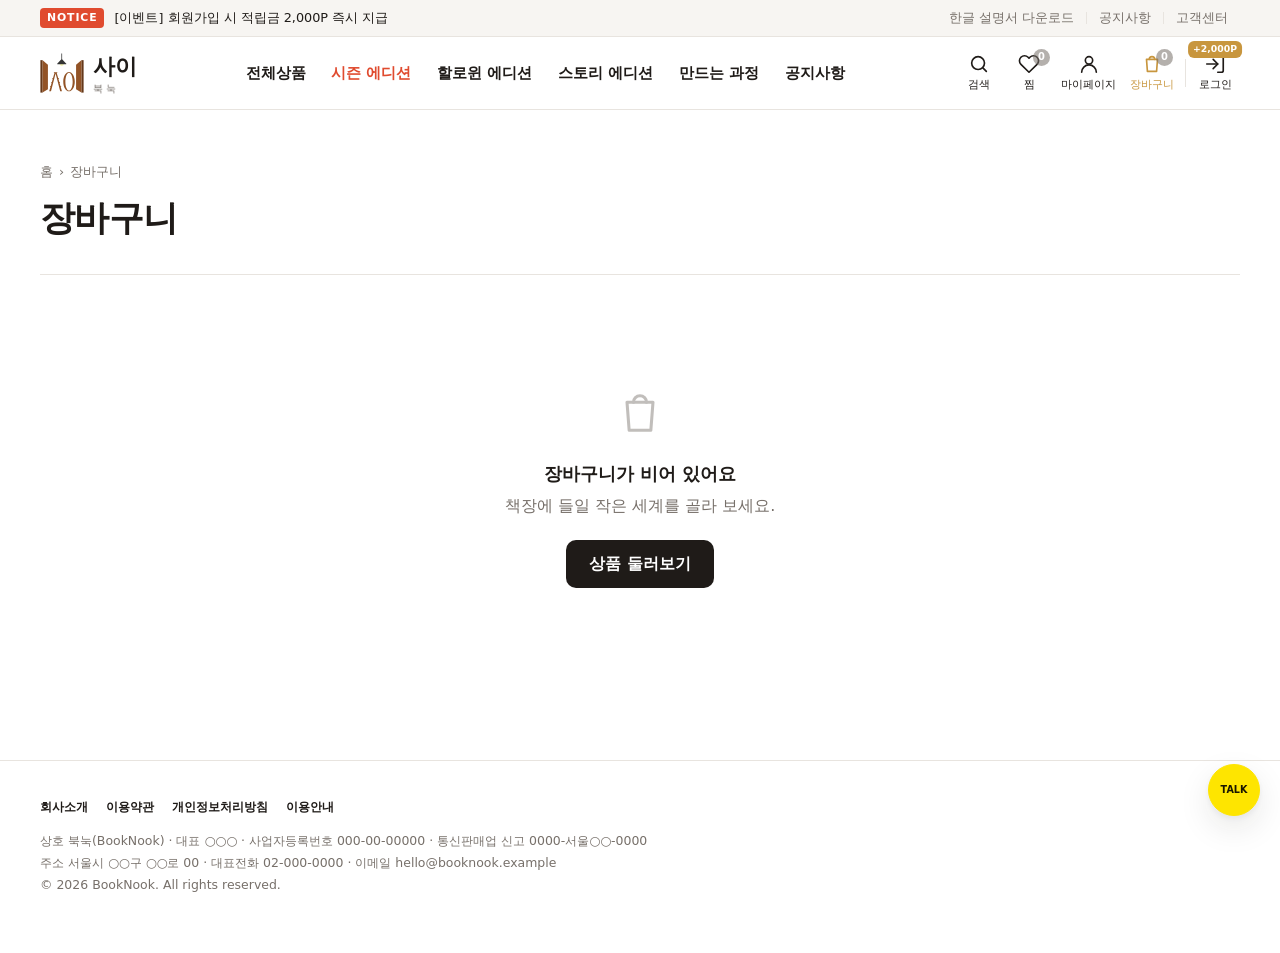
<file: cart.html>
<!doctype html>
<html lang="ko">
<head>
<meta charset="utf-8">
<meta name="viewport" content="width=device-width, initial-scale=1">
<title>장바구니 | BookNook 북눅</title>
<link rel="stylesheet" href="assets/style.css">
</head>
<body data-page="cart">
<main class="sub">
  <div class="wrap">
    <div class="page-head">
      <nav class="crumb" aria-label="현재 위치"><a href="index.html">홈</a><span>›</span><span>장바구니</span></nav>
      <h1>장바구니 <small id="cartTitleCount"></small></h1>
    </div>
    <div id="cartBody"></div>
  </div>
</main>
<script src="assets/data.js"></script>
<script src="assets/common.js"></script>
<script>
function renderCart(){
  const items = Cart.items();
  $('#cartTitleCount').textContent = items.length ? `${Cart.count()}개` : '';
  if (!items.length){
    $('#cartBody').innerHTML = `
      <div class="empty">${I('bag')}<b>장바구니가 비어 있어요</b><p>책장에 들일 작은 세계를 골라 보세요.</p>
        <div style="display:flex;gap:8px;justify-content:center;flex-wrap:wrap">
          <a class="btn" href="index.html#pick">상품 둘러보기</a>
          ${Wish.ids().length ? `<a class="btn line" href="wishlist.html">찜한 상품 보기</a>` : ''}
        </div></div>`;
    return;
  }
  const sub = Cart.subtotal(), ship = sub >= SHIPPING.freeOver ? 0 : SHIPPING.fee;
  $('#cartBody').innerHTML = `
    <div class="cart-wrap">
      <div class="cart-list">
        ${items.map(({ id, qty }) => { const p = product(id); return `
          <div class="cart-row">
            <a href="product.html?id=${id}"><img src="${p.img}" alt="${p.name}" width="96" height="120"></a>
            <div>
              <span class="ed">${p.edition}</span>
              <a class="nm" href="product.html?id=${id}">${p.name}</a>
              <span class="up">${won(p.price)} / 개</span>
              <div class="ctrl">
                <div class="qty" aria-label="${p.name} 수량">
                  <button type="button" data-step="-1" data-id="${id}" aria-label="수량 줄이기" ${qty <= 1 ? 'disabled' : ''}>${I('minus')}</button>
                  <output>${qty}</output>
                  <button type="button" data-step="1" data-id="${id}" aria-label="수량 늘리기">${I('plus')}</button>
                </div>
                <button class="link-btn" type="button" data-wish="${id}" aria-pressed="${Wish.has(id)}">${Wish.has(id) ? '찜 해제' : '찜하기'}</button>
                <button class="link-btn" type="button" data-remove="${id}">삭제</button>
              </div>
            </div>
            <div class="line-total">${won(p.price * qty)}</div>
          </div>`; }).join('')}
      </div>
      <aside class="summary" aria-label="결제 금액">
        <h2>결제 예정 금액</h2>
        <dl>
          <dt>상품 금액</dt><dd>${won(sub)}</dd>
          <dt>배송비</dt><dd>${ship ? won(ship) : '무료'}</dd>
          <dt class="grand">합계</dt><dd class="grand">${won(sub + ship)}</dd>
        </dl>
        ${ship ? `<p class="free-hint">${won(SHIPPING.freeOver - sub)} 더 담으면 무료배송!</p>` : `<p class="free-hint">무료배송 적용 중</p>`}
        <button class="btn accent" type="button" data-mock="주문서 작성">주문하기</button>
        <a class="btn line" href="index.html#pick">계속 쇼핑하기</a>
      </aside>
    </div>`;
}
$('#cartBody').addEventListener('click', e => {
  const s = e.target.closest('[data-step]');
  if (s){ const it = Cart.items().find(i => i.id === s.dataset.id); Cart.setQty(s.dataset.id, it.qty + +s.dataset.step); renderCart(); }
  const r = e.target.closest('[data-remove]');
  if (r){ Cart.remove(r.dataset.remove); toast('장바구니에서 삭제했어요'); renderCart(); }
});
document.addEventListener('bn:wish', renderCart);
addEventListener('storage', renderCart);
renderCart();
</script>
</body>
</html>
</file>
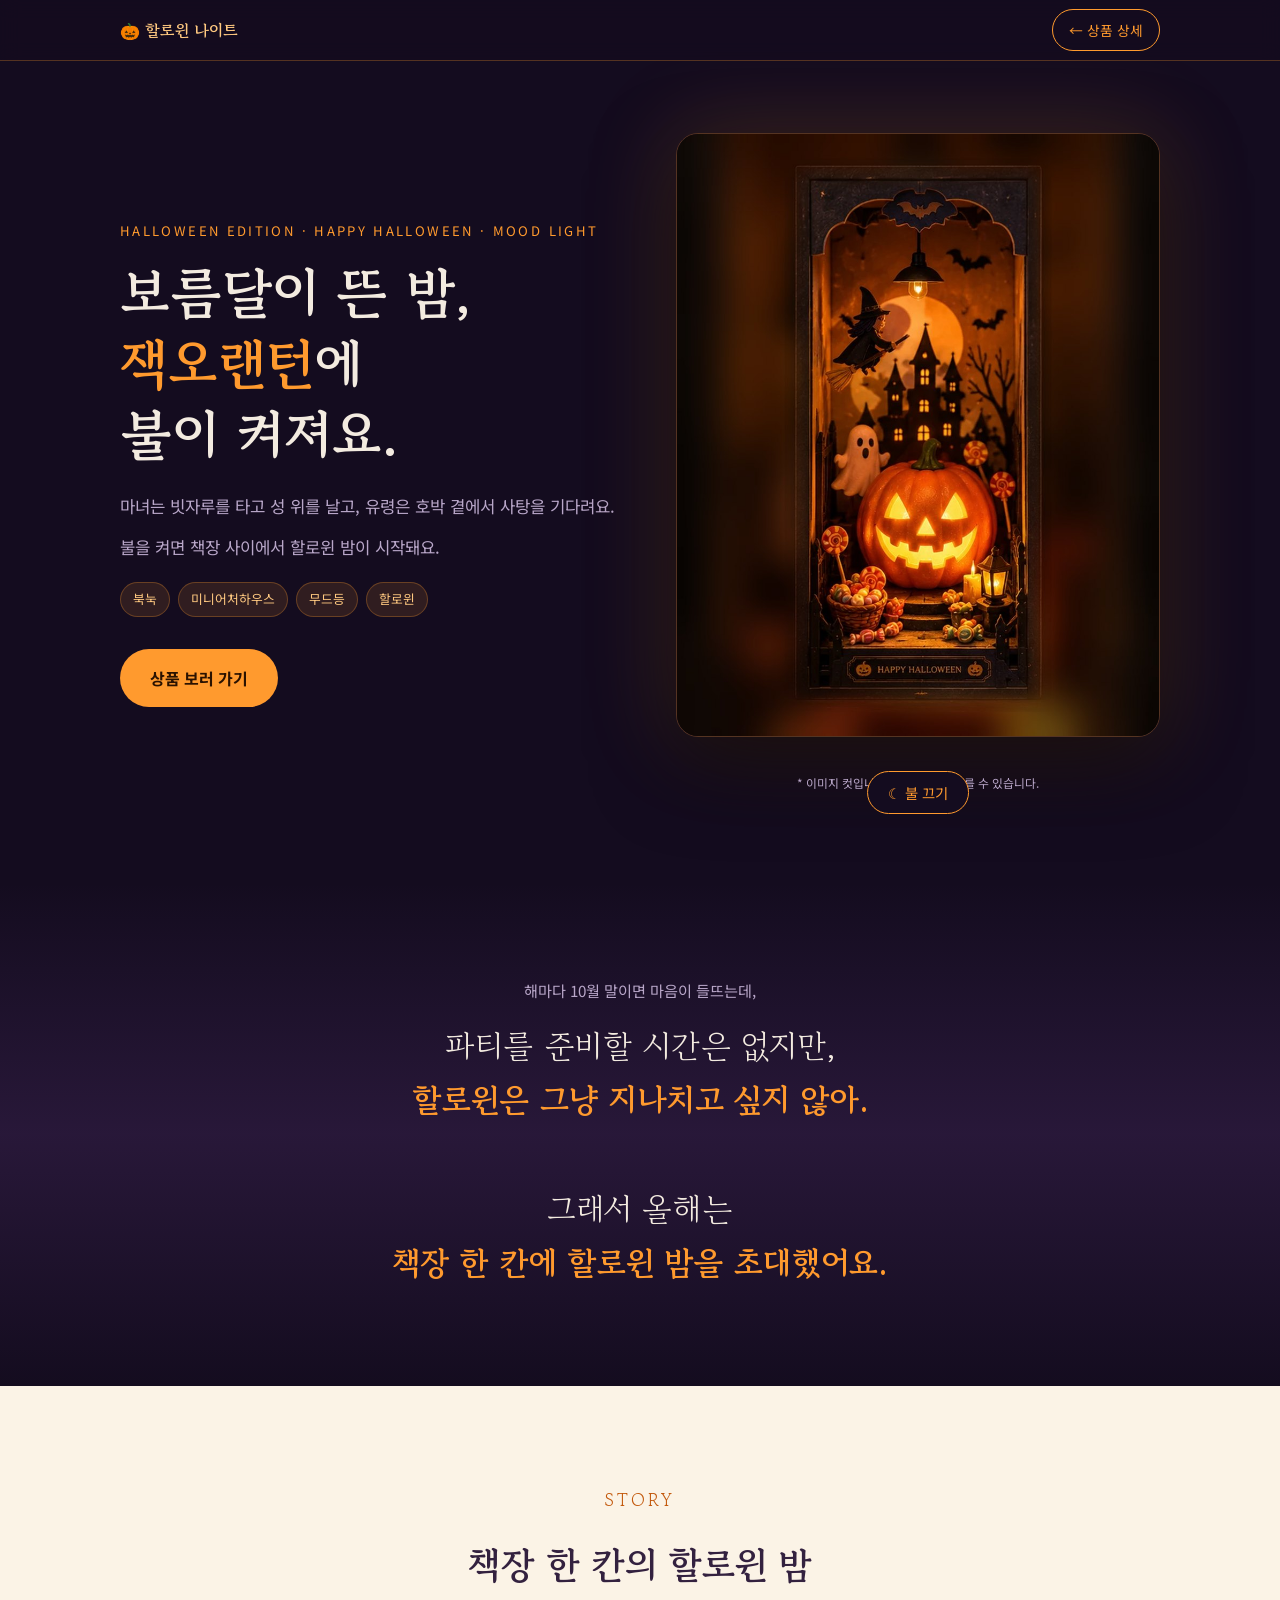
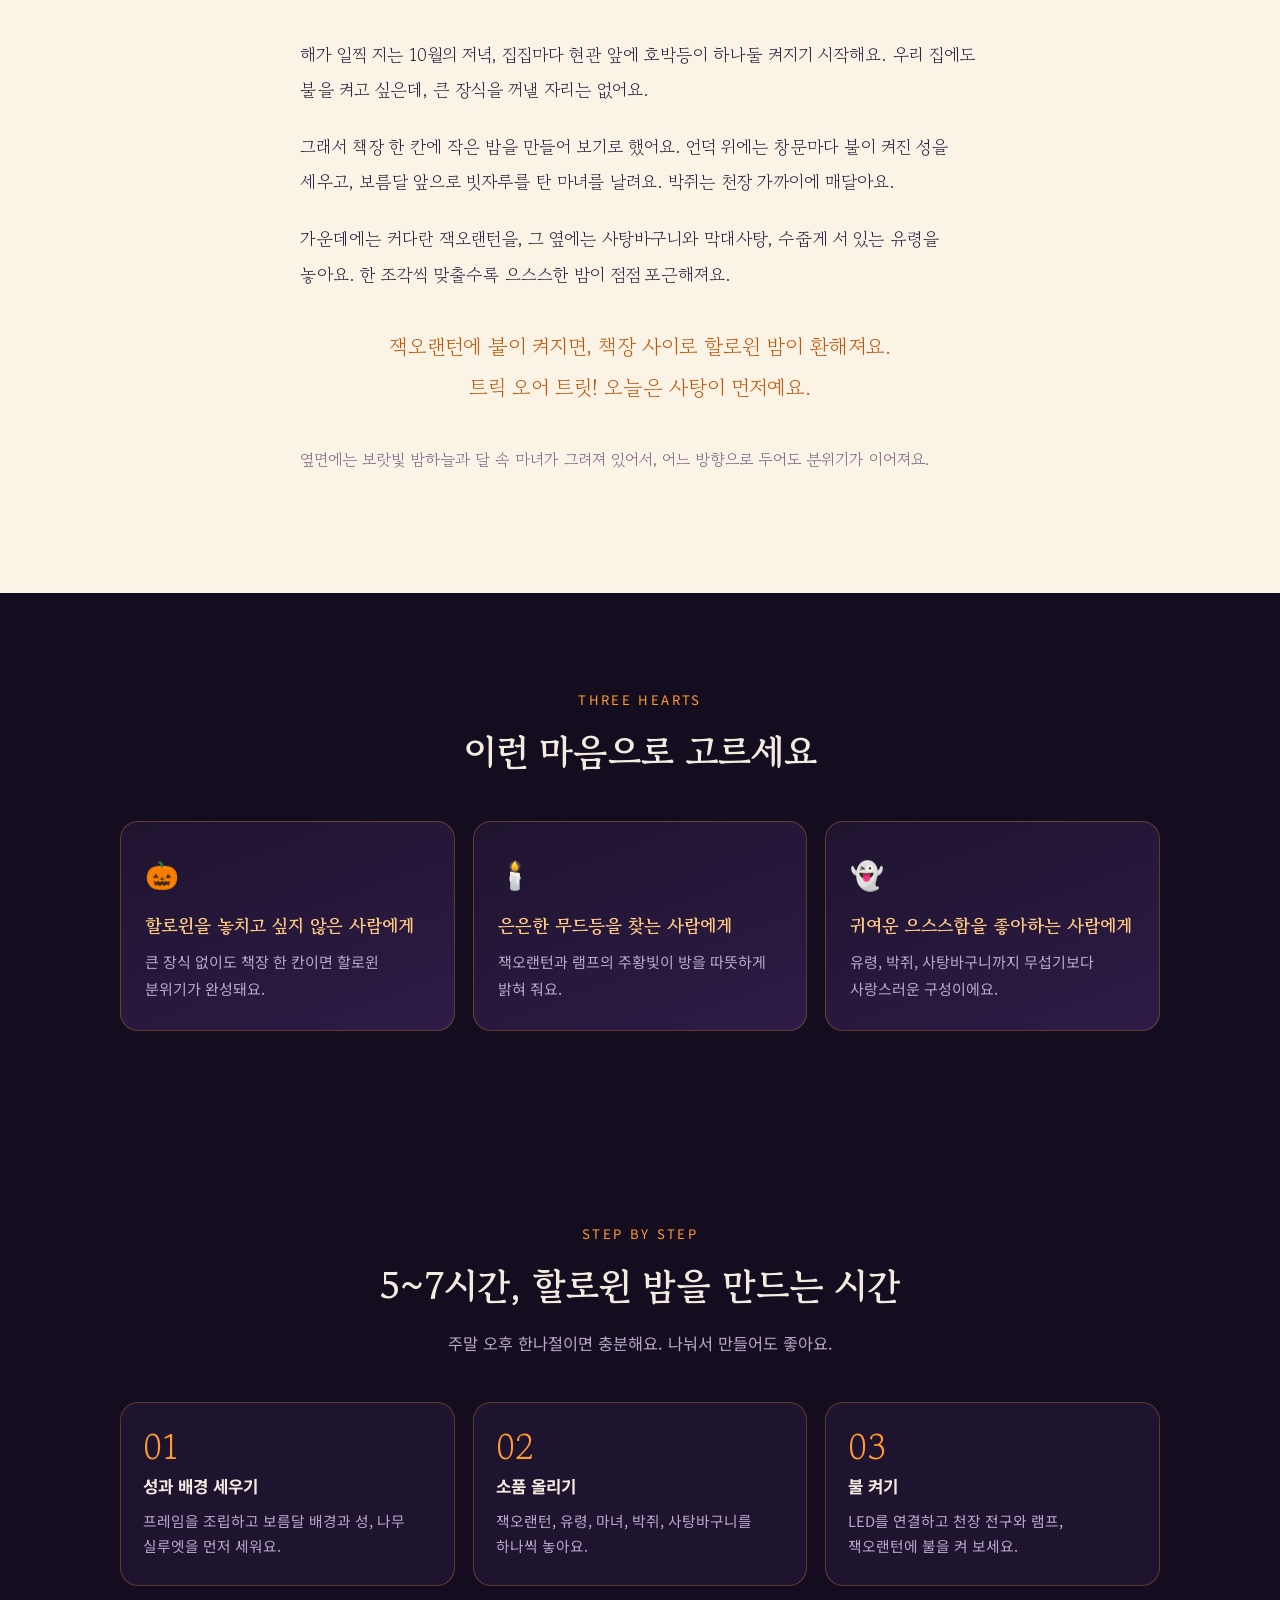
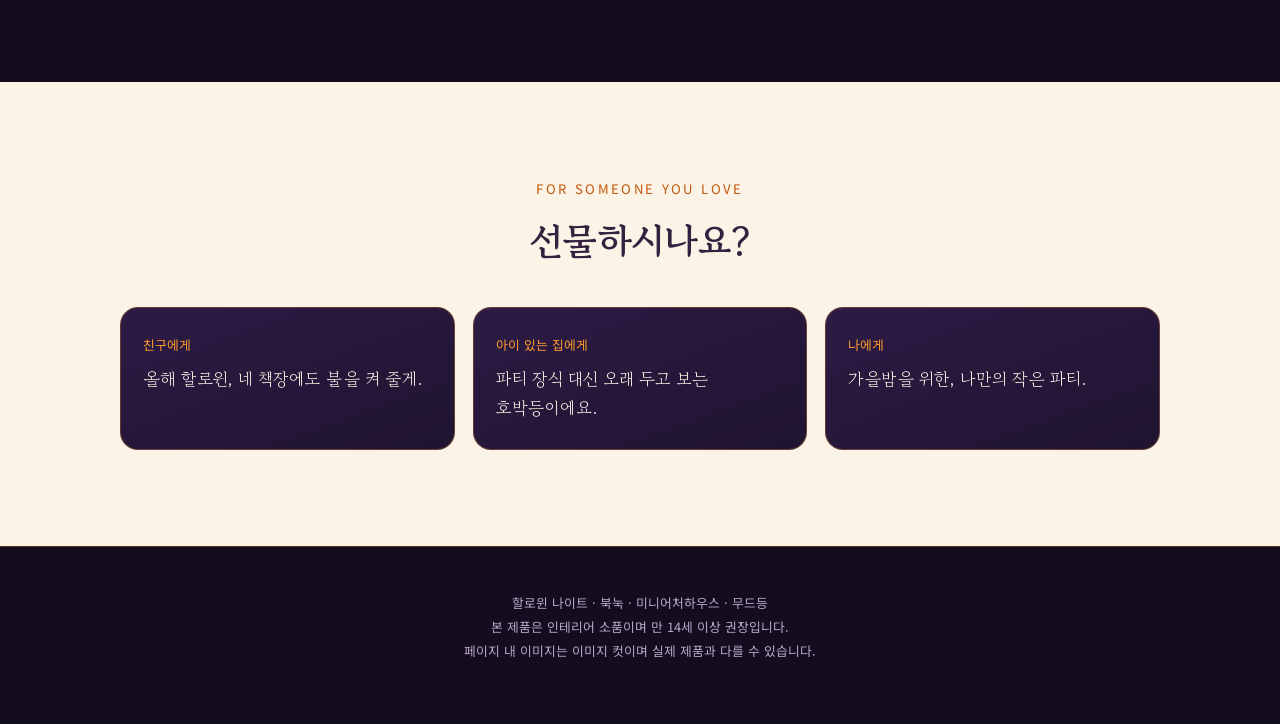
<file: halloween-story.html>
<!doctype html>
<html lang="ko">
<head>
<meta charset="utf-8">
<meta name="viewport" content="width=device-width, initial-scale=1">
<title>할로윈 나이트 · 책장 속 할로윈 밤</title>
<meta name="description" content="불을 켜면 잭오랜턴과 램프가 환하게 켜지고, 보름달 아래 마녀와 유령이 모습을 드러내는 할로윈 북눅 · 미니어처하우스 · 무드등.">
<link href="https://fonts.googleapis.com/css2?family=Gowun+Batang:wght@400;700&family=Noto+Sans+KR:wght@300;400;500;700&display=swap" rel="stylesheet">
<style>:root{--night:#140c1f;--night-2:#1f1430;--night-3:#2d1b45;--gold:#ff9a2e;--gold-soft:#ffc980;--text:#f3ebe0;--muted:#b9a7c9;--line:rgba(255,154,46,.28);--navbg:rgba(20,12,31,.8);--band:rgba(120,70,160,.2);--glow:rgba(255,154,46,.22);--tagbg:rgba(255,154,46,.12);--btnink:#2a1200;--light-bg:#fbf3e6;--light-ink:#33213f;--light-muted:#7a6585;--light-accent:#c2570a}</style>
<link rel="stylesheet" href="assets/story.css">
<script>if (/[?&]embed=1/.test(location.search)) document.documentElement.classList.add('embed');</script>
</head>
<body>
<header class="nav"><div class="wrap">
  <a href="#top" class="brand">🎃 할로윈 나이트</a>
  <a href="product.html?id=halloween" class="btn-sm">← 상품 상세</a>
</div></header>
<main id="top">
<section class="hero"><div class="wrap">
  <div>
    <p class="eyebrow">HALLOWEEN EDITION · HAPPY HALLOWEEN · MOOD LIGHT</p>
    <h1>보름달이 뜬 밤,<br><em>잭오랜턴</em>에<br>불이 켜져요.</h1>
    <p class="sub">마녀는 빗자루를 타고 성 위를 날고, 유령은 호박 곁에서 사탕을 기다려요.</p><p class="sub">불을 켜면 책장 사이에서 할로윈 밤이 시작돼요.</p>
    <div class="tags"><span>북눅</span><span>미니어처하우스</span><span>무드등</span><span>할로윈</span></div>
    <a href="product.html?id=halloween" class="btn">상품 보러 가기</a>
  </div>
  <div class="mock" id="mock">
    <div class="mock-frame"><img src="images/halloween.jpg" alt="보름달 아래 잭오랜턴과 유령, 마녀, 성이 있는 할로윈 책 모양 북눅" width="900" height="1124"></div>
    <button class="light-btn" id="lightBtn" type="button">☾ 불 끄기</button>
    <p class="caption">* 이미지 컷입니다. 실제 제품과 다를 수 있습니다.</p>
  </div>
</div></section>

<section class="quote"><div class="wrap rv"><blockquote><small>해마다 10월 말이면 마음이 들뜨는데,</small>파티를 준비할 시간은 없지만,<br><b>할로윈은 그냥 지나치고 싶지 않아.</b><br><br>그래서 올해는<br><b>책장 한 칸에 할로윈 밤을 초대했어요.</b></blockquote></div></section>

<section class="story light" id="story"><div class="wrap rv">
  <p class="eyebrow center">STORY</p><h2 class="center">책장 한 칸의 할로윈 밤</h2><br>
  <p>해가 일찍 지는 10월의 저녁, 집집마다 현관 앞에 호박등이 하나둘 켜지기 시작해요. 우리 집에도 불을 켜고 싶은데, 큰 장식을 꺼낼 자리는 없어요.</p><p>그래서 책장 한 칸에 작은 밤을 만들어 보기로 했어요. 언덕 위에는 창문마다 불이 켜진 성을 세우고, 보름달 앞으로 빗자루를 탄 마녀를 날려요. 박쥐는 천장 가까이에 매달아요.</p><p>가운데에는 커다란 잭오랜턴을, 그 옆에는 사탕바구니와 막대사탕, 수줍게 서 있는 유령을 놓아요. 한 조각씩 맞출수록 으스스한 밤이 점점 포근해져요.</p><p class="big">잭오랜턴에 불이 켜지면, 책장 사이로 할로윈 밤이 환해져요.<br>트릭 오어 트릿! 오늘은 사탕이 먼저예요.</p><p class="end">옆면에는 보랏빛 밤하늘과 달 속 마녀가 그려져 있어서, 어느 방향으로 두어도 분위기가 이어져요.</p>
</div></section>

<section><div class="wrap center rv">
  <p class="eyebrow">THREE HEARTS</p><h2>이런 마음으로 고르세요</h2>
  <div class="cards"><div class="card"><div class="ic">🎃</div><h3>할로윈을 놓치고 싶지 않은 사람에게</h3><p>큰 장식 없이도 책장 한 칸이면 할로윈 분위기가 완성돼요.</p></div><div class="card"><div class="ic">🕯️</div><h3>은은한 무드등을 찾는 사람에게</h3><p>잭오랜턴과 램프의 주황빛이 방을 따뜻하게 밝혀 줘요.</p></div><div class="card"><div class="ic">👻</div><h3>귀여운 으스스함을 좋아하는 사람에게</h3><p>유령, 박쥐, 사탕바구니까지 무섭기보다 사랑스러운 구성이에요.</p></div></div>
</div></section>

<section><div class="wrap rv">
  <div class="center"><p class="eyebrow">STEP BY STEP</p><h2>5~7시간, 할로윈 밤을 만드는 시간</h2><p class="lead">주말 오후 한나절이면 충분해요. 나눠서 만들어도 좋아요.</p></div>
  <div class="steps"><div class="step"><div class="n">01</div><h3>성과 배경 세우기</h3><p>프레임을 조립하고 보름달 배경과 성, 나무 실루엣을 먼저 세워요.</p></div><div class="step"><div class="n">02</div><h3>소품 올리기</h3><p>잭오랜턴, 유령, 마녀, 박쥐, 사탕바구니를 하나씩 놓아요.</p></div><div class="step"><div class="n">03</div><h3>불 켜기</h3><p>LED를 연결하고 천장 전구와 램프, 잭오랜턴에 불을 켜 보세요.</p></div></div>
</div></section>

<section class="light"><div class="wrap center rv">
  <p class="eyebrow">FOR SOMEONE YOU LOVE</p><h2>선물하시나요?</h2>
  <div class="gift-list" style="text-align:left"><div class="gift"><div class="to">친구에게</div><p>올해 할로윈, 네 책장에도 불을 켜 줄게.</p></div><div class="gift"><div class="to">아이 있는 집에게</div><p>파티 장식 대신 오래 두고 보는 호박등이에요.</p></div><div class="gift"><div class="to">나에게</div><p>가을밤을 위한, 나만의 작은 파티.</p></div></div>
</div></section>
</main>
<footer><div class="wrap">할로윈 나이트 · 북눅 · 미니어처하우스 · 무드등<br>본 제품은 인테리어 소품이며 만 14세 이상 권장입니다.<br>페이지 내 이미지는 이미지 컷이며 실제 제품과 다를 수 있습니다.</div></footer>
<script>
  if (document.documentElement.classList.contains('embed')){
    const send = () => parent.postMessage({ bnH: document.body.offsetHeight }, '*');
    new ResizeObserver(send).observe(document.body); addEventListener('load', send);
  }
  const mock = document.getElementById('mock'), lb = document.getElementById('lightBtn');
  lb.addEventListener('click', () => { mock.classList.toggle('off'); lb.textContent = mock.classList.contains('off') ? '☾ 불 켜기' : '☾ 불 끄기'; });
  const io = new IntersectionObserver(es => es.forEach(e => { if (e.isIntersecting){ e.target.classList.add('in'); io.unobserve(e.target); } }), { threshold:.12 });
  document.querySelectorAll('.rv').forEach(el => io.observe(el));
</script>
</body></html>
</file>
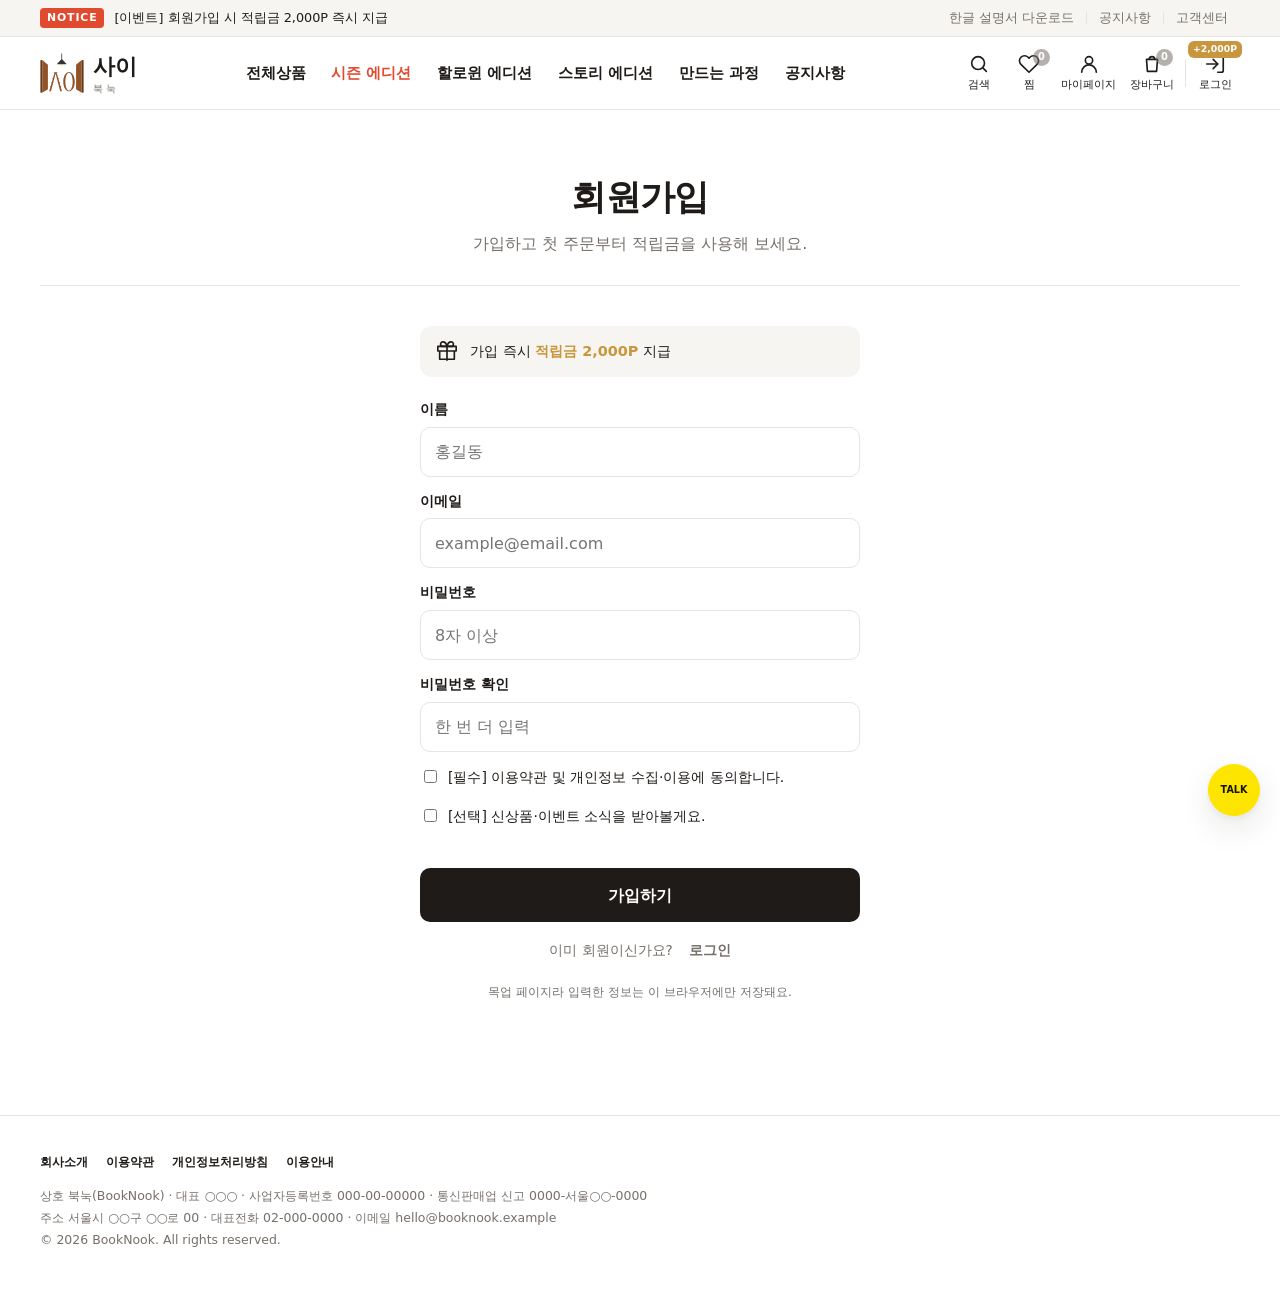
<file: join.html>
<!doctype html>
<html lang="ko">
<head>
<meta charset="utf-8">
<meta name="viewport" content="width=device-width, initial-scale=1">
<title>회원가입 | BookNook 북눅</title>
<link rel="stylesheet" href="assets/style.css">
</head>
<body data-page="join">
<main class="sub">
  <div class="wrap">
    <div class="page-head" style="text-align:center">
      <h1>회원가입</h1>
      <p>가입하고 첫 주문부터 적립금을 사용해 보세요.</p>
    </div>
    <form class="auth" id="joinForm" novalidate>
      <div class="auth-gift"><svg class="i" viewBox="0 0 24 24"><path d="M20 12v9H4v-9M2 7h20v5H2zM12 22V7"/><path d="M12 7H7.5a2.5 2.5 0 1 1 0-5C11 2 12 7 12 7zM12 7h4.5a2.5 2.5 0 1 0 0-5C13 2 12 7 12 7z"/></svg><span>가입 즉시 <b>적립금 2,000P</b> 지급</span></div>
      <label class="field"><span>이름</span><input name="name" autocomplete="name" placeholder="홍길동" required></label>
      <label class="field"><span>이메일</span><input type="email" name="email" autocomplete="email" placeholder="example@email.com" required></label>
      <label class="field"><span>비밀번호</span><input type="password" name="pw" autocomplete="new-password" placeholder="8자 이상" required></label>
      <label class="field"><span>비밀번호 확인</span><input type="password" name="pw2" autocomplete="new-password" placeholder="한 번 더 입력" required></label>
      <label class="check"><input type="checkbox" name="agree"> [필수] 이용약관 및 개인정보 수집·이용에 동의합니다.</label>
      <label class="check"><input type="checkbox" name="mkt"> [선택] 신상품·이벤트 소식을 받아볼게요.</label>
      <p class="form-err" id="err" role="alert"></p>
      <button class="btn" type="submit">가입하기</button>
      <div class="auth-links"><span>이미 회원이신가요?</span><a href="login.html"><b>로그인</b></a></div>
      <p class="note">목업 페이지라 입력한 정보는 이 브라우저에만 저장돼요.</p>
    </form>
  </div>
</main>
<script src="assets/data.js"></script>
<script src="assets/common.js"></script>
<script>
$('#joinForm').onsubmit = e => {
  e.preventDefault();
  const f = e.target, err = m => $('#err').textContent = m;
  if (!f.name.value.trim()) return err('이름을 입력해 주세요.');
  if (!/^\S+@\S+\.\S+$/.test(f.email.value.trim())) return err('이메일 형식을 확인해 주세요.');
  if (f.pw.value.length < 8) return err('비밀번호는 8자 이상으로 입력해 주세요.');
  if (f.pw.value !== f.pw2.value) return err('비밀번호가 서로 달라요.');
  if (!f.agree.checked) return err('필수 약관에 동의해 주세요.');
  User.login(f.name.value.trim(), f.email.value.trim());
  location.href = 'mypage.html?welcome=1';
};
</script>
</body>
</html>
</file>
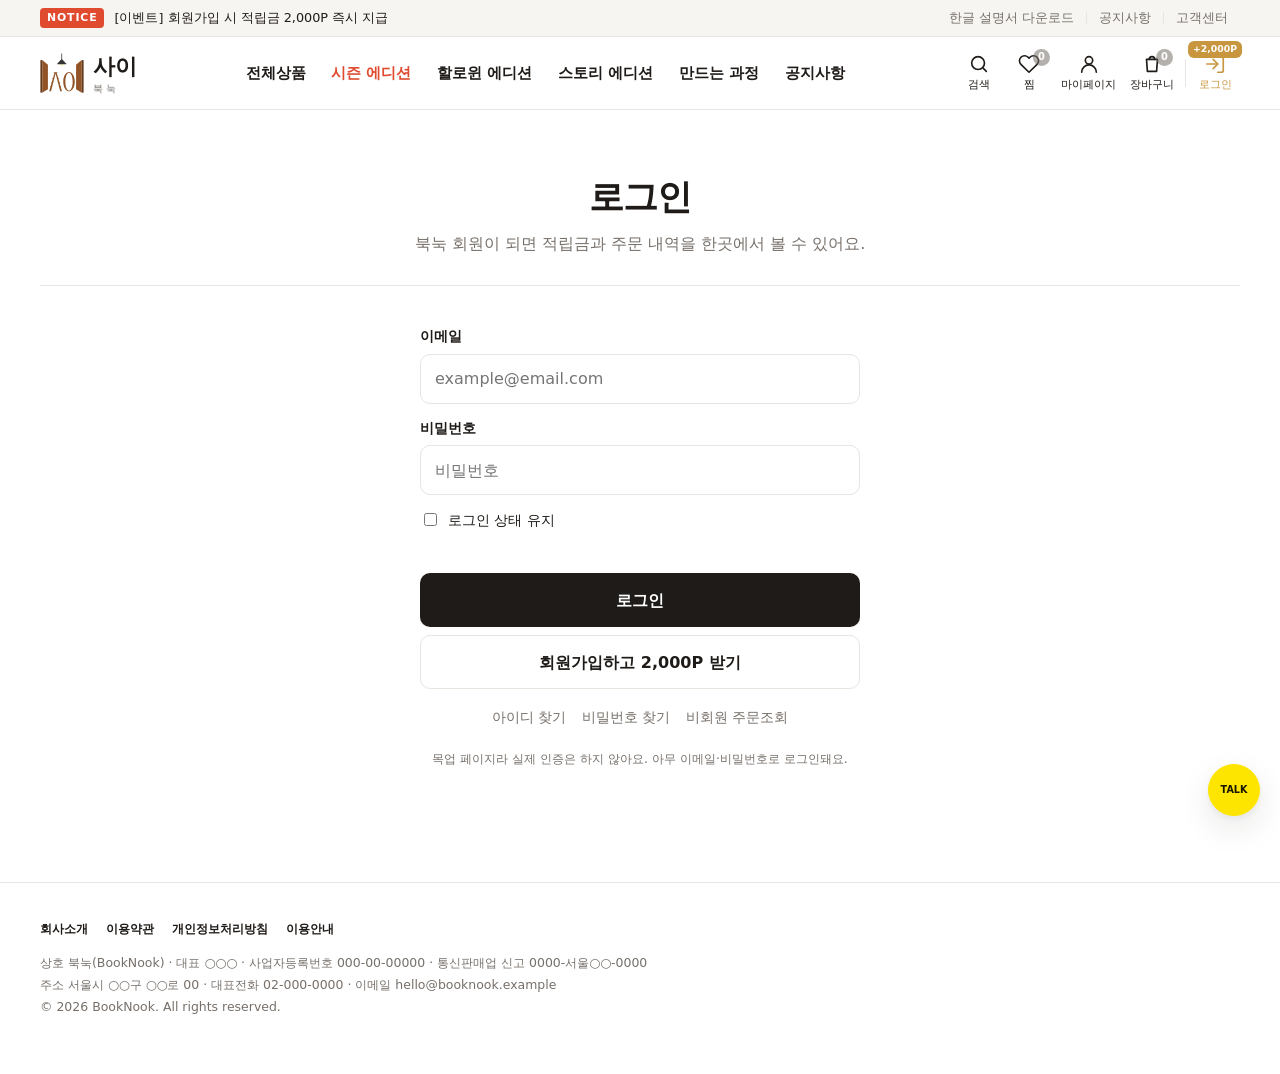
<file: login.html>
<!doctype html>
<html lang="ko">
<head>
<meta charset="utf-8">
<meta name="viewport" content="width=device-width, initial-scale=1">
<title>로그인 | BookNook 북눅</title>
<link rel="stylesheet" href="assets/style.css">
</head>
<body data-page="login">
<main class="sub">
  <div class="wrap">
    <div class="page-head" style="text-align:center">
      <h1>로그인</h1>
      <p>북눅 회원이 되면 적립금과 주문 내역을 한곳에서 볼 수 있어요.</p>
    </div>
    <form class="auth" id="loginForm" novalidate>
      <label class="field"><span>이메일</span><input type="email" name="email" autocomplete="username" placeholder="example@email.com" required></label>
      <label class="field"><span>비밀번호</span><input type="password" name="pw" autocomplete="current-password" placeholder="비밀번호" required></label>
      <label class="check"><input type="checkbox" name="keep"> 로그인 상태 유지</label>
      <p class="form-err" id="err" role="alert"></p>
      <button class="btn" type="submit">로그인</button>
      <a class="btn line" href="join.html">회원가입하고 2,000P 받기</a>
      <div class="auth-links"><a href="#" data-mock="아이디 찾기">아이디 찾기</a><a href="#" data-mock="비밀번호 찾기">비밀번호 찾기</a><a href="cart.html">비회원 주문조회</a></div>
      <p class="note">목업 페이지라 실제 인증은 하지 않아요. 아무 이메일·비밀번호로 로그인돼요.</p>
    </form>
  </div>
</main>
<script src="assets/data.js"></script>
<script src="assets/common.js"></script>
<script>
if (User.get()) location.replace('mypage.html');
$('#loginForm').onsubmit = e => {
  e.preventDefault();
  const f = e.target, email = f.email.value.trim();
  if (!/^\S+@\S+\.\S+$/.test(email)) return $('#err').textContent = '이메일 형식을 확인해 주세요.';
  if (!f.pw.value) return $('#err').textContent = '비밀번호를 입력해 주세요.';
  User.login(email.split('@')[0], email);
  location.href = params.get('next') || 'mypage.html';
};
</script>
</body>
</html>
</file>
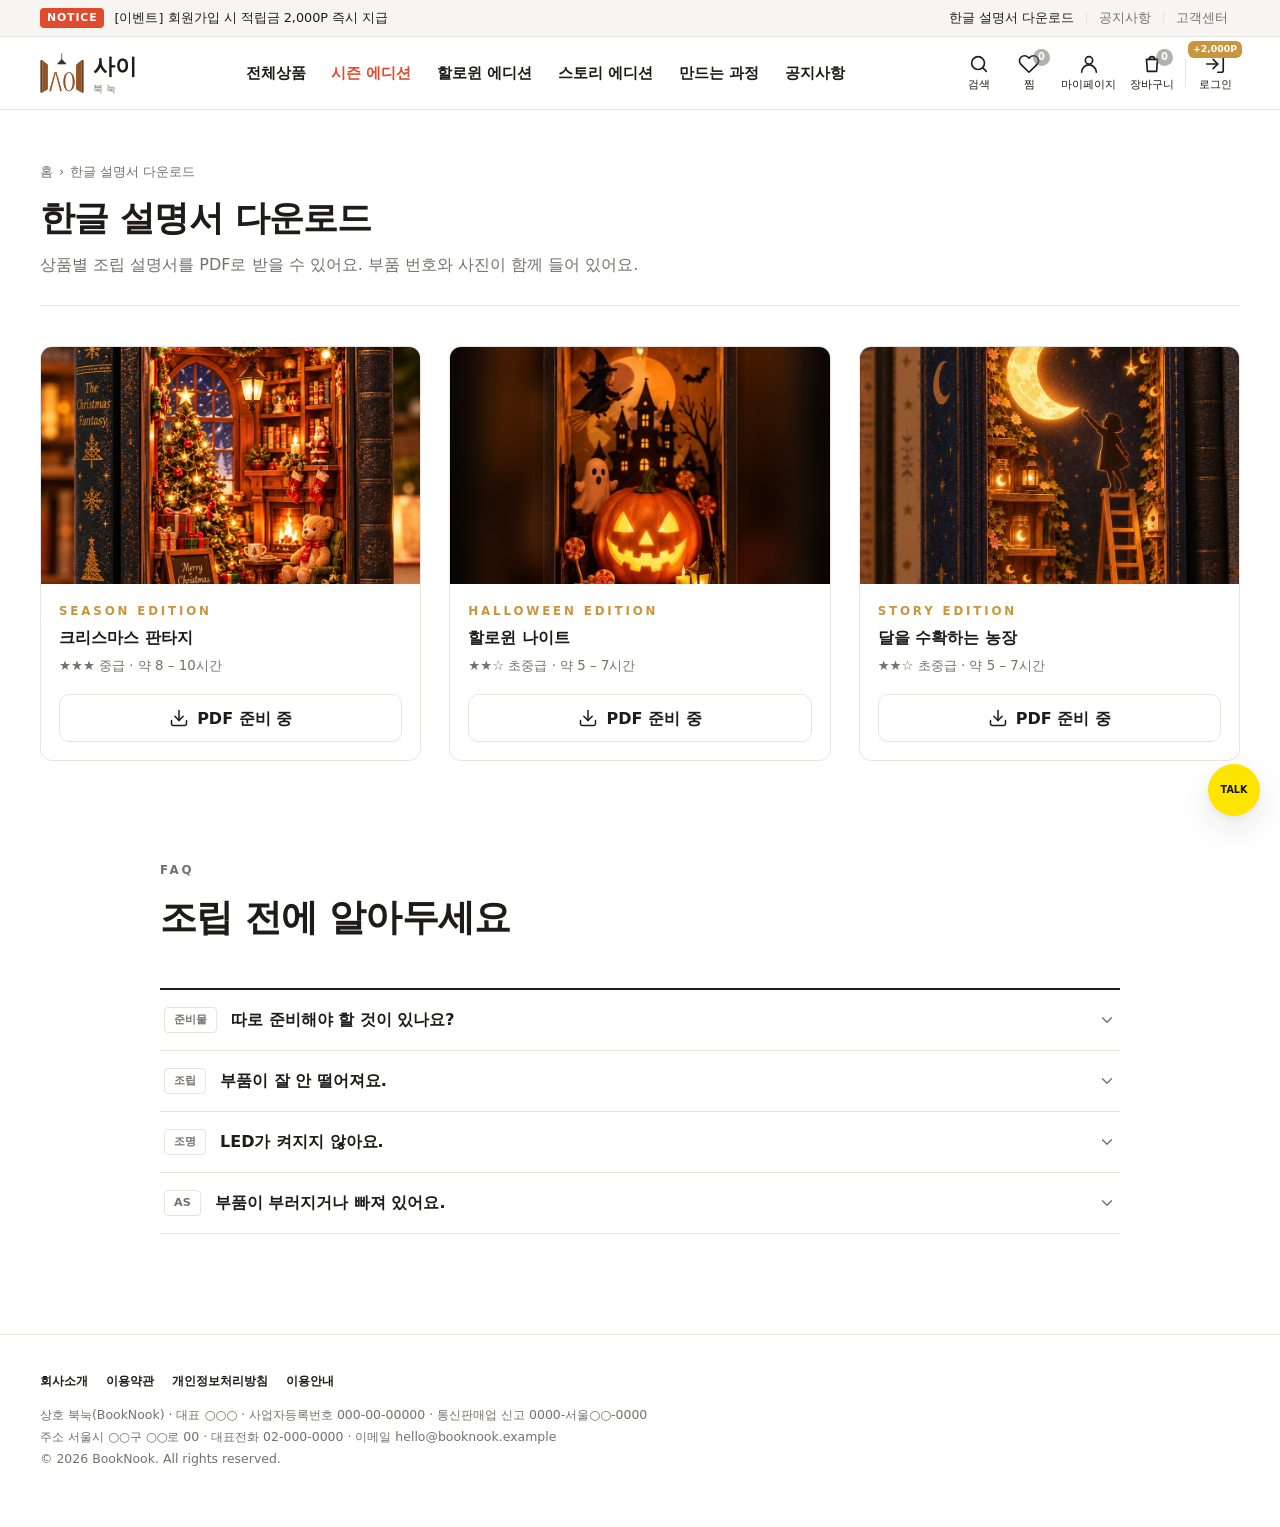
<file: manual.html>
<!doctype html>
<html lang="ko">
<head>
<meta charset="utf-8">
<meta name="viewport" content="width=device-width, initial-scale=1">
<title>한글 설명서 다운로드 | BookNook 북눅</title>
<link rel="stylesheet" href="assets/style.css">
</head>
<body data-page="manual">
<main class="sub">
  <div class="wrap">
    <div class="page-head">
      <nav class="crumb" aria-label="현재 위치"><a href="index.html">홈</a><span>›</span><span>한글 설명서 다운로드</span></nav>
      <h1>한글 설명서 다운로드</h1>
      <p>상품별 조립 설명서를 PDF로 받을 수 있어요. 부품 번호와 사진이 함께 들어 있어요.</p>
    </div>
    <div class="manual-grid" id="manuals"></div>

    <section class="section" style="padding-bottom:0">
      <div class="notice-wrap">
        <div class="sec-head" style="text-align:left"><p class="eyebrow">FAQ</p><h2>조립 전에 알아두세요</h2></div>
        <div class="notice-list">
          <details><summary><span class="n-tag">준비물</span><span class="t">따로 준비해야 할 것이 있나요?</span><svg class="i chev" viewBox="0 0 24 24"><path d="m6 9 6 6 6-6"/></svg></summary>
            <div class="body">LED 조명용 건전지(AAA)는 포함되어 있지 않아요. 접착제·핀셋·커터칼 같은 도구는 집에 있는 것을 사용해 주세요.</div></details>
          <details><summary><span class="n-tag">조립</span><span class="t">부품이 잘 안 떨어져요.</span><svg class="i chev" viewBox="0 0 24 24"><path d="m6 9 6 6 6-6"/></svg></summary>
            <div class="body">판재 연결 부분을 커터칼로 살짝 그은 뒤 떼어 내면 깔끔하게 분리돼요. 힘으로 떼면 부품이 찢어질 수 있어요.</div></details>
          <details><summary><span class="n-tag">조명</span><span class="t">LED가 켜지지 않아요.</span><svg class="i chev" viewBox="0 0 24 24"><path d="m6 9 6 6 6-6"/></svg></summary>
            <div class="body">건전지 방향과 배터리 박스 스위치를 먼저 확인해 주세요. 그래도 켜지지 않으면 <a href="index.html#contact">고객센터</a>로 연락 주시면 부품을 보내드려요.</div></details>
          <details><summary><span class="n-tag">AS</span><span class="t">부품이 부러지거나 빠져 있어요.</span><svg class="i chev" viewBox="0 0 24 24"><path d="m6 9 6 6 6-6"/></svg></summary>
            <div class="body">구매 후 6개월 이내라면 사진과 함께 1:1 문의로 접수해 주세요. 해당 부품을 무상으로 보내드려요.</div></details>
        </div>
      </div>
    </section>
  </div>
</main>
<script src="assets/data.js"></script>
<script src="assets/common.js"></script>
<script>
/* PRODUCTS[].manual 에 PDF 경로(예: 'manuals/season.pdf')를 넣으면 실제 다운로드 버튼이 됩니다 */
$('#manuals').innerHTML = PRODUCTS.map(p => `
  <article class="m-card">
    <a href="product.html?id=${p.id}"><img src="${p.img}" alt="${p.name}" loading="lazy" width="900" height="563"></a>
    <div class="b">
      <span class="eyebrow">${p.edition}</span>
      <b>${p.name}</b>
      <small>${p.spec['난이도']} · ${p.spec['소요 시간']}</small>
      ${p.manual
        ? `<a class="btn" href="${p.manual}" download>${I('download')} PDF 다운로드</a>`
        : `<button class="btn line" type="button" data-mock="${p.name} 설명서 PDF">${I('download')} PDF 준비 중</button>`}
    </div>
  </article>`).join('');
</script>
</body>
</html>
</file>
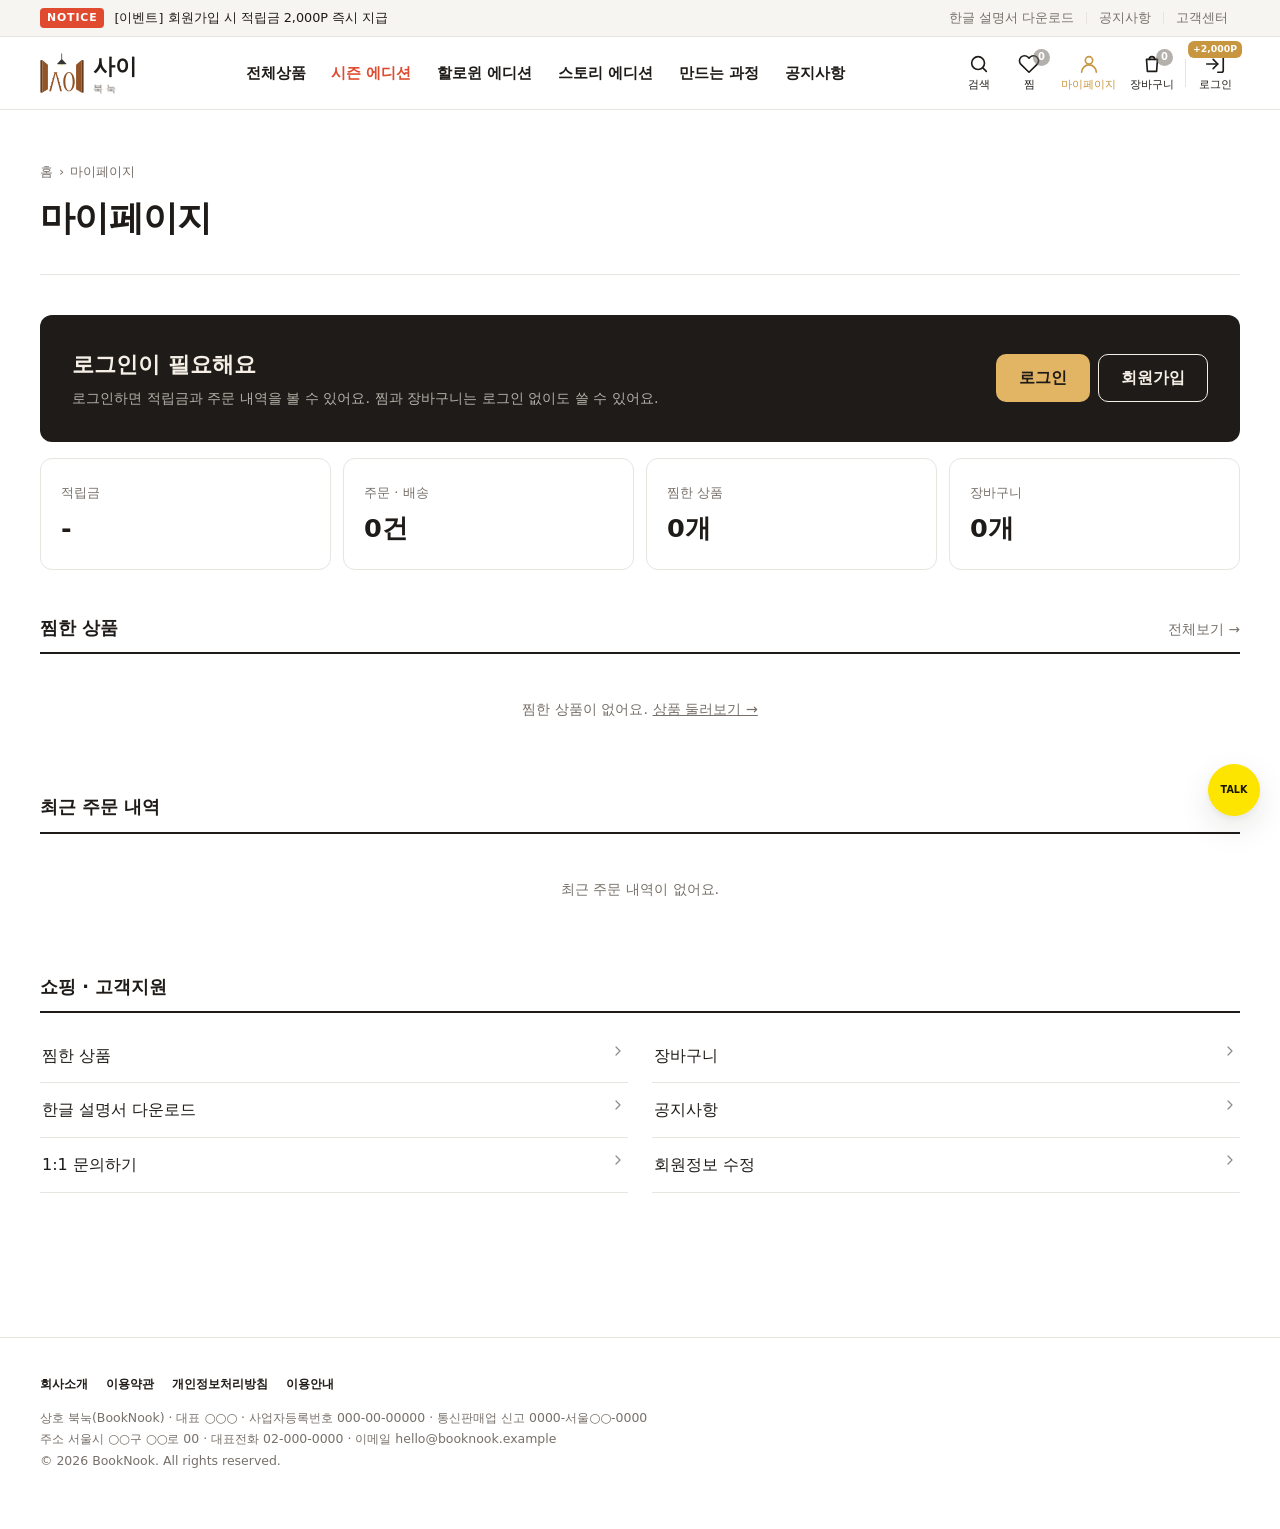
<file: mypage.html>
<!doctype html>
<html lang="ko">
<head>
<meta charset="utf-8">
<meta name="viewport" content="width=device-width, initial-scale=1">
<title>마이페이지 | BookNook 북눅</title>
<link rel="stylesheet" href="assets/style.css">
</head>
<body data-page="mypage">
<main class="sub">
  <div class="wrap">
    <div class="page-head">
      <nav class="crumb" aria-label="현재 위치"><a href="index.html">홈</a><span>›</span><span>마이페이지</span></nav>
      <h1>마이페이지</h1>
    </div>
    <div id="myBody"></div>
  </div>
</main>
<script src="assets/data.js"></script>
<script src="assets/common.js"></script>
<script>
function renderMy(){
  const u = User.get(), wish = Wish.ids().map(product);
  const hello = u
    ? `<div class="my-hello"><div><h2>${esc(u.name)}님, 반가워요!</h2><p>${esc(u.email || '')}</p></div><a class="btn" href="index.html" data-action="logout">로그아웃</a></div>`
    : `<div class="my-hello"><div><h2>로그인이 필요해요</h2><p>로그인하면 적립금과 주문 내역을 볼 수 있어요. 찜과 장바구니는 로그인 없이도 쓸 수 있어요.</p></div>
       <div style="display:flex;gap:8px;flex-wrap:wrap"><a class="btn" href="login.html?next=mypage.html">로그인</a><a class="btn" style="background:none;border-color:currentColor;color:inherit" href="join.html">회원가입</a></div></div>`;
  $('#myBody').innerHTML = `
    ${hello}
    <div class="tiles">
      <a class="tile" href="${u ? '#' : 'join.html'}" ${u ? 'data-mock="적립금 내역"' : ''}><span>적립금</span><b>${u ? (u.points || 0).toLocaleString() + 'P' : '-'}</b></a>
      <a class="tile" href="#orders"><span>주문 · 배송</span><b>0건</b></a>
      <a class="tile" href="wishlist.html"><span>찜한 상품</span><b>${wish.length}개</b></a>
      <a class="tile" href="cart.html"><span>장바구니</span><b>${Cart.count()}개</b></a>
    </div>
    <section class="my-sec">
      <h3>찜한 상품 <a href="wishlist.html">전체보기 →</a></h3>
      ${wish.length ? `<div class="grid">${wish.slice(0, 3).map(productCard).join('')}</div>`
        : `<p class="empty-line">찜한 상품이 없어요. <a href="index.html#pick">상품 둘러보기 →</a></p>`}
    </section>
    <section class="my-sec" id="orders">
      <h3>최근 주문 내역</h3>
      <p class="empty-line">최근 주문 내역이 없어요.</p>
    </section>
    <section class="my-sec">
      <h3>쇼핑 · 고객지원</h3>
      <ul class="my-menu">
        <li><a href="wishlist.html">찜한 상품 ${I('right')}</a></li>
        <li><a href="cart.html">장바구니 ${I('right')}</a></li>
        <li><a href="manual.html">한글 설명서 다운로드 ${I('right')}</a></li>
        <li><a href="notice.html">공지사항 ${I('right')}</a></li>
        <li><a href="mailto:hello@booknook.example?subject=%5B%EB%B6%81%EB%88%85%5D%201%3A1%20%EB%AC%B8%EC%9D%98">1:1 문의하기 ${I('right')}</a></li>
        <li><a href="#" data-mock="회원정보 수정">회원정보 수정 ${I('right')}</a></li>
      </ul>
    </section>`;
  observe();
}
document.addEventListener('bn:wish', renderMy);
renderMy();
if (params.get('welcome')) toast('가입을 환영해요! 적립금 2,000P가 지급됐어요');
</script>
</body>
</html>
</file>
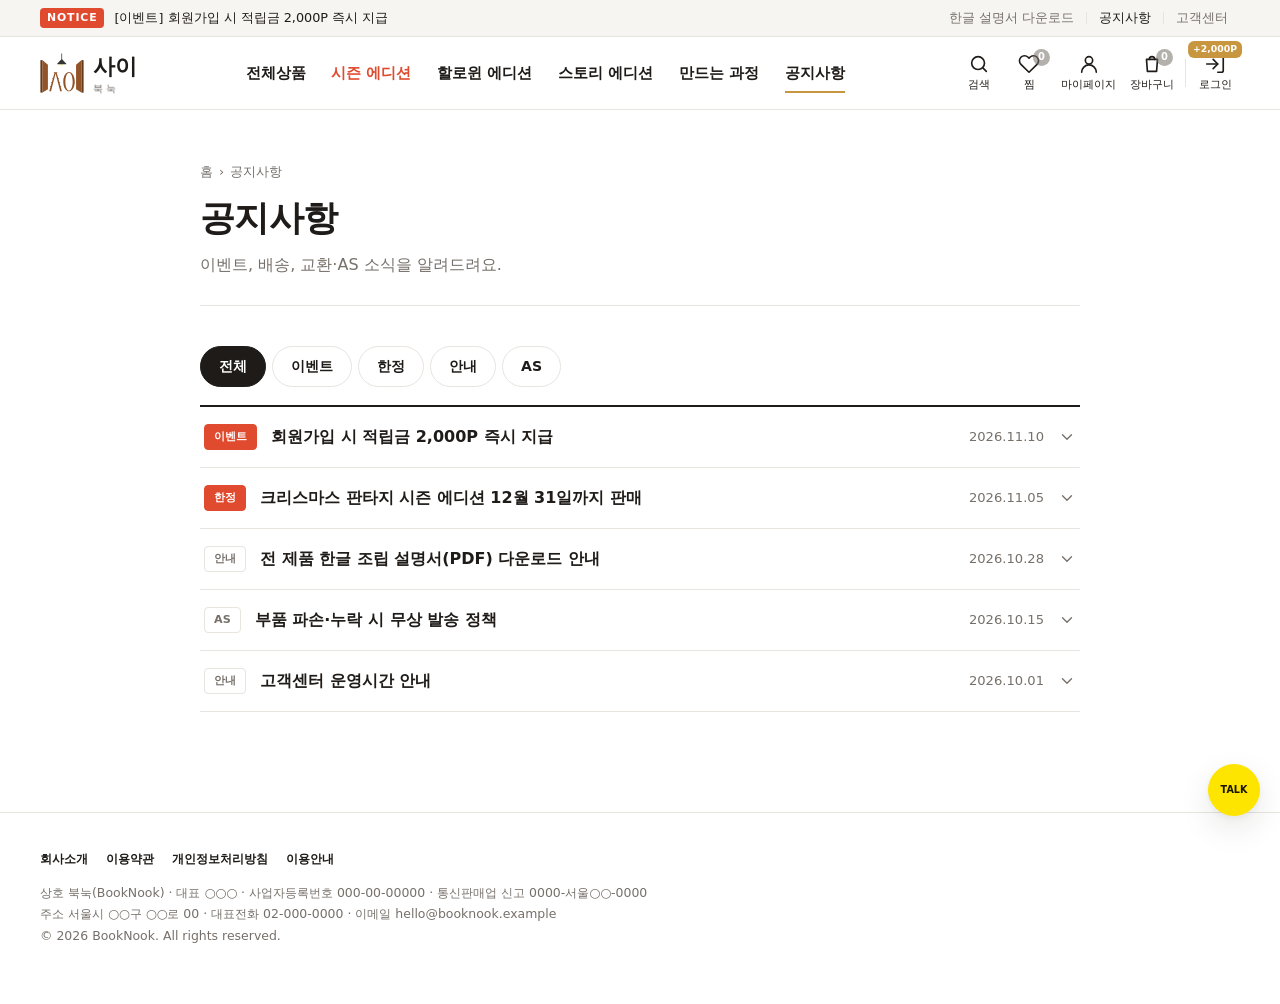
<file: notice.html>
<!doctype html>
<html lang="ko">
<head>
<meta charset="utf-8">
<meta name="viewport" content="width=device-width, initial-scale=1">
<title>공지사항 | BookNook 북눅</title>
<link rel="stylesheet" href="assets/style.css">
</head>
<body data-page="notice">
<main class="sub">
  <div class="wrap notice-wrap">
    <div class="page-head">
      <nav class="crumb" aria-label="현재 위치"><a href="index.html">홈</a><span>›</span><span>공지사항</span></nav>
      <h1>공지사항</h1>
      <p>이벤트, 배송, 교환·AS 소식을 알려드려요.</p>
    </div>
    <div class="pills left" id="filters" role="group" aria-label="분류"></div>
    <div class="notice-list" id="list"></div>
  </div>
</main>
<script src="assets/data.js"></script>
<script src="assets/common.js"></script>
<script>
const tags = ['전체', ...new Set(NOTICES.map(n => n.tag))];
let cur = '전체';
$('#filters').innerHTML = tags.map(t => `<button type="button" data-tag="${t}" aria-pressed="${t === cur}">${t}</button>`).join('');
function render(){
  $('#list').innerHTML = NOTICES.map((n, i) => ({ ...n, i })).filter(n => cur === '전체' || n.tag === cur).map(n => `
    <details id="n${n.i}">
      <summary><span class="n-tag ${n.hot ? 'hot' : ''}">${n.tag}</span><span class="t">${n.title}</span><time datetime="${n.date}">${n.date.replace(/-/g,'.')}</time>
        <svg class="i chev" viewBox="0 0 24 24"><path d="m6 9 6 6 6-6"/></svg></summary>
      <div class="body">${n.body}</div>
    </details>`).join('');
}
$('#filters').addEventListener('click', e => {
  const b = e.target.closest('[data-tag]'); if (!b) return;
  cur = b.dataset.tag; $$('#filters button').forEach(x => x.setAttribute('aria-pressed', x === b)); render();
});
render();
function openHash(){ const d = location.hash && document.querySelector(location.hash); if (d && d.tagName === 'DETAILS'){ d.open = true; d.scrollIntoView(); } }
addEventListener('hashchange', openHash);
openHash();
</script>
</body>
</html>
</file>
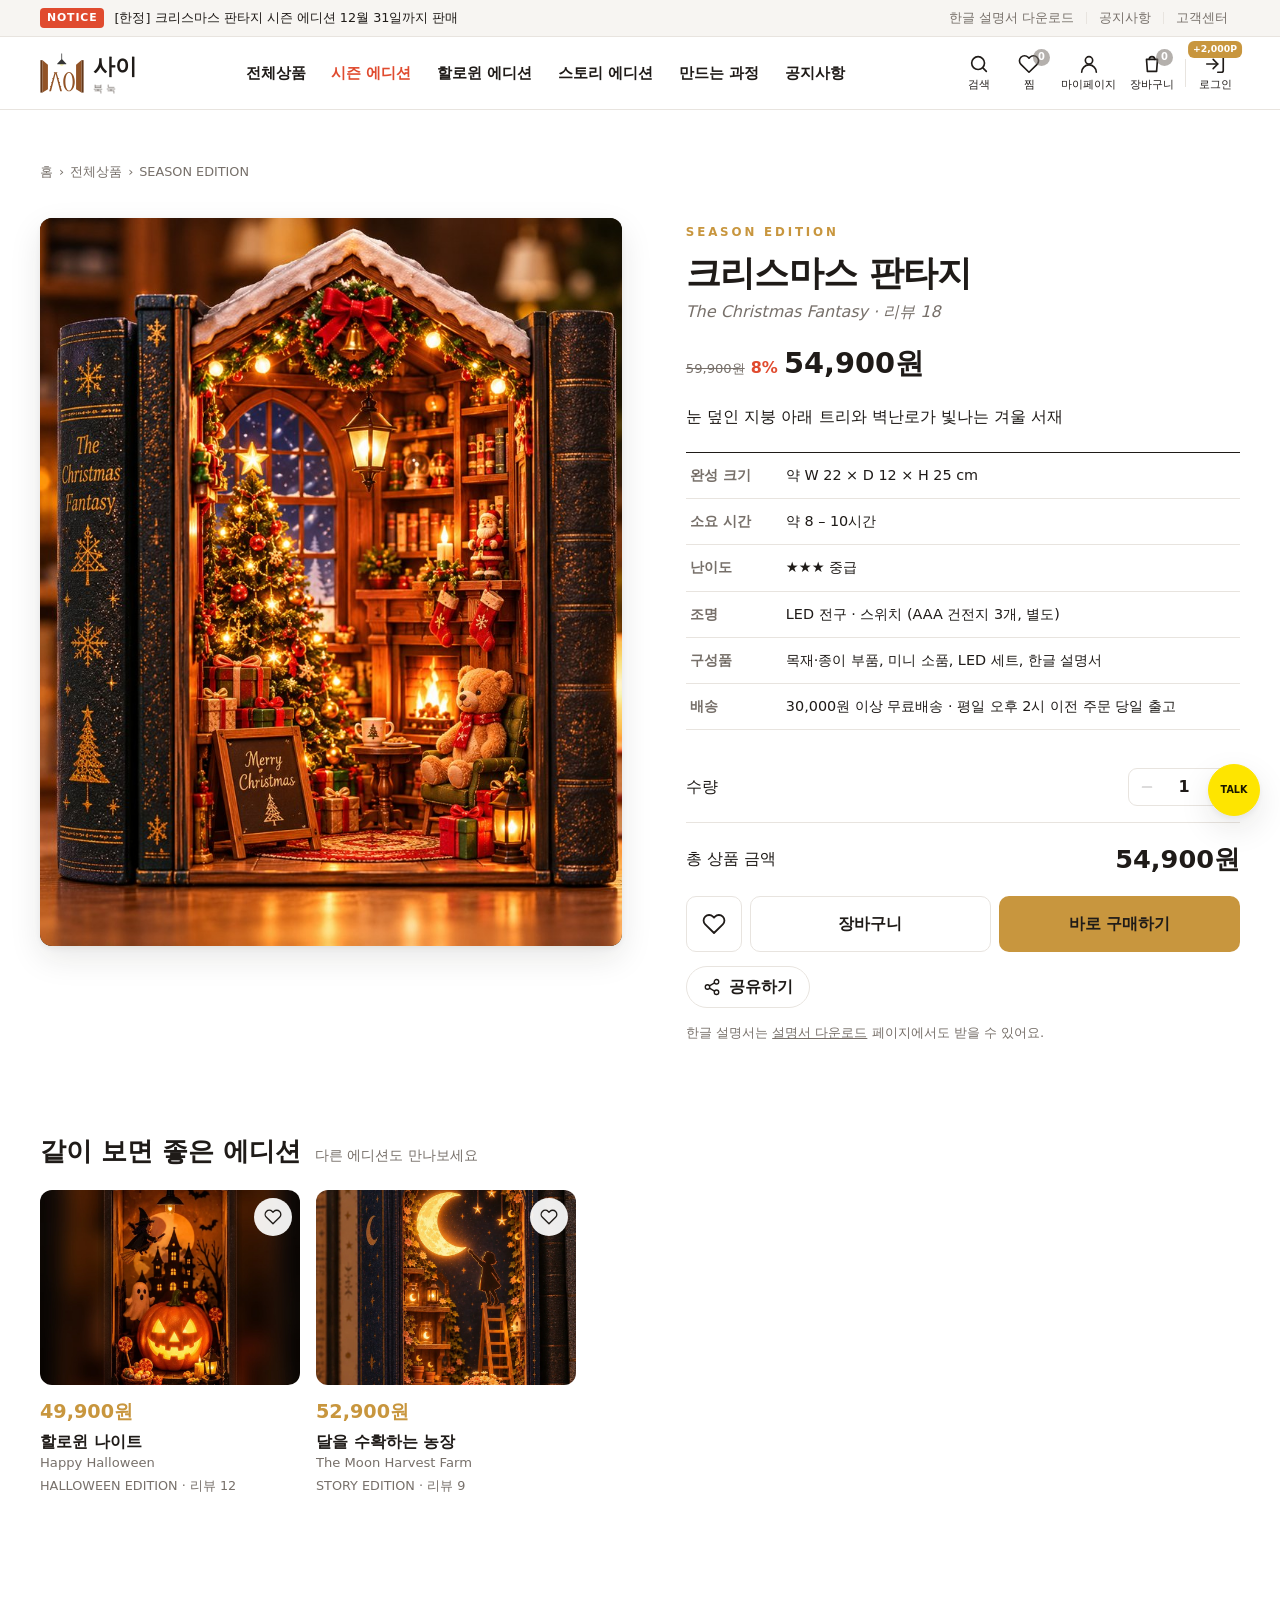
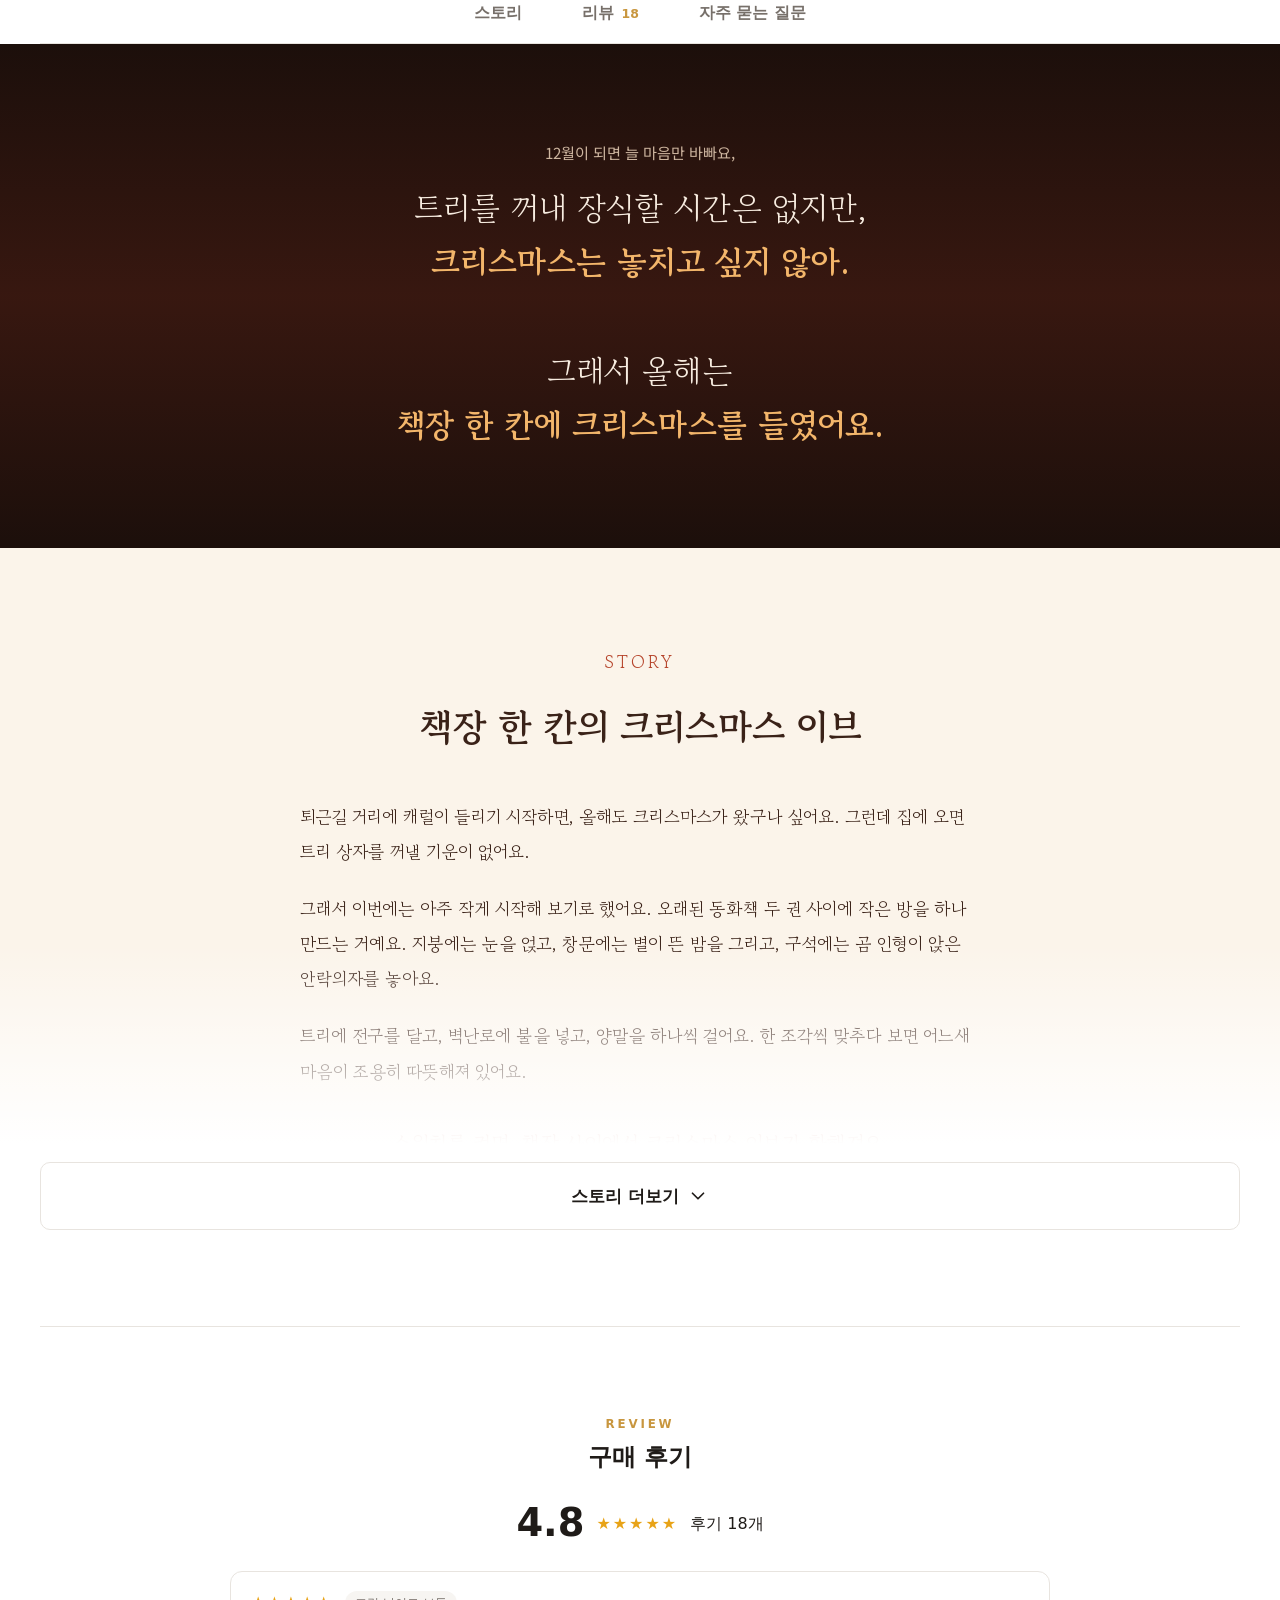
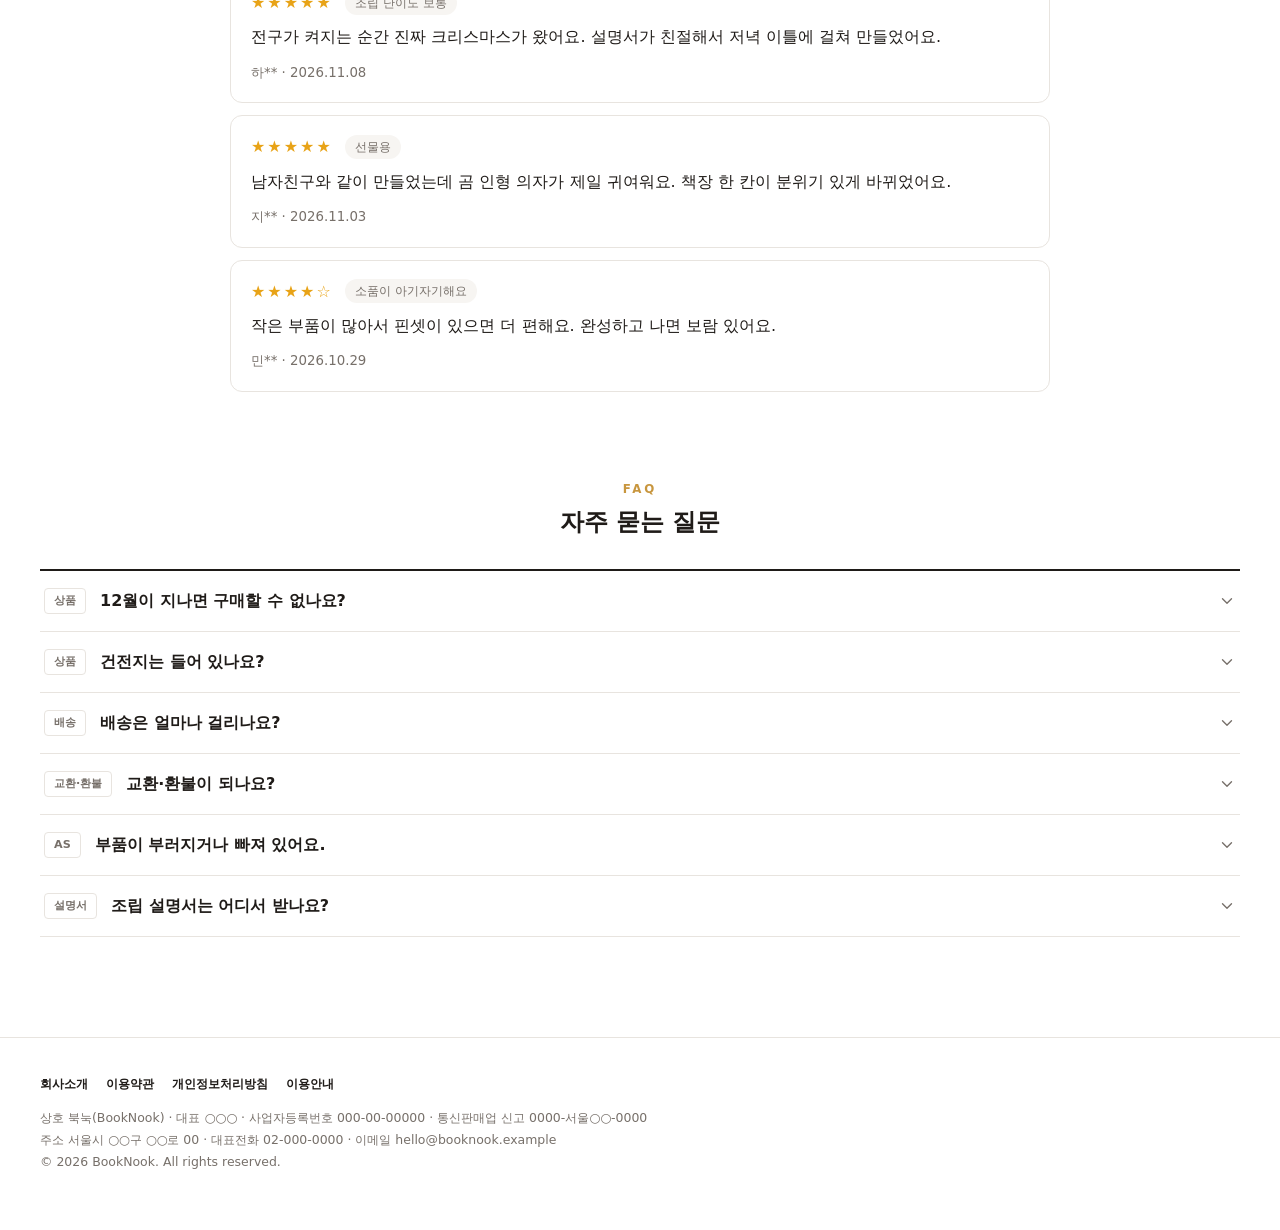
<file: product.html>
<!doctype html>
<html lang="ko">
<head>
<meta charset="utf-8">
<meta name="viewport" content="width=device-width, initial-scale=1">
<title>상품 상세 | BookNook 북눅</title>
<link rel="stylesheet" href="assets/style.css">
</head>
<body data-page="product">
<main class="sub">
  <div class="wrap">
    <div class="page-head" style="border:0;margin-bottom:8px">
      <nav class="crumb" aria-label="현재 위치" id="crumb"></nav>
    </div>
    <div id="pdBody"></div>
  </div>
</main>
<script src="assets/data.js"></script>
<script src="assets/common.js"></script>
<script>
const p = product(params.get('id')) || PRODUCTS[0];
// 모든 상품에 공통으로 보이는 질문 (상품별 질문은 data.js 의 faq 에 적어요)
const COMMON_FAQ = p => [
  ['배송', '배송은 얼마나 걸리나요?', `평일 오후 2시 이전 주문은 당일 출고돼요. ${won(SHIPPING.freeOver)} 이상 구매하면 무료배송이고, 그 미만은 ${won(SHIPPING.fee)}이 붙어요.`],
  ['교환·환불', '교환·환불이 되나요?', '수령 후 7일 이내, 조립하지 않은 상태라면 교환·환불할 수 있어요. 조립을 시작한 뒤에는 어렵지만 부품 문제는 AS로 도와드려요.'],
  ['AS', '부품이 부러지거나 빠져 있어요.', '구매 후 6개월 이내라면 사진과 함께 <a href="index.html#contact">고객센터</a>로 알려 주세요. 해당 부품을 무상으로 보내드려요.'],
  ['설명서', '조립 설명서는 어디서 받나요?', '상품에 한글 설명서가 들어 있고, <a href="manual.html">설명서 다운로드</a> 페이지에서도 받을 수 있어요.']
];
let qty = 1;
document.title = `${p.name} | BookNook 북눅`;
$('#crumb').innerHTML = `<a href="index.html">홈</a><span>›</span><a href="index.html#pick">전체상품</a><span>›</span><span>${p.edition}</span>`;
$('#pdBody').innerHTML = `
  <div class="pd">
    <div class="pd-img"><img src="${p.img}" alt="${p.name} 북눅 완성 사진" width="900" height="1124"></div>
    <div class="pd-info">
      <span class="eyebrow">${p.edition}</span>
      <h1>${p.name}</h1>
      <p class="en">${p.en} · 리뷰 ${p.reviews}</p>
      ${priceHTML(p)}
      <p class="lead">${p.desc}</p>
      <table class="spec"><tbody>
        ${Object.entries(p.spec).map(([k, v]) => `<tr><th scope="row">${k}</th><td>${v}</td></tr>`).join('')}
        <tr><th scope="row">배송</th><td>${won(SHIPPING.freeOver)} 이상 무료배송 · 평일 오후 2시 이전 주문 당일 출고</td></tr>
      </tbody></table>
      <div class="qty-row">
        <span>수량</span>
        <div class="qty">
          <button type="button" id="minus" aria-label="수량 줄이기" disabled>${I('minus')}</button>
          <output id="qtyOut">1</output>
          <button type="button" id="plus" aria-label="수량 늘리기">${I('plus')}</button>
        </div>
      </div>
      <div class="total-row"><span>총 상품 금액</span><strong id="totalOut">${won(p.price)}</strong></div>
      <div class="pd-btns">
        <button class="btn wish-btn" type="button" data-wish="${p.id}" aria-pressed="${Wish.has(p.id)}" aria-label="찜하기">${I('heart')}</button>
        <button class="btn line" type="button" data-cart="${p.id}" id="cartBtn">장바구니</button>
        <button class="btn accent" type="button" data-buy="${p.id}" id="buyBtn">바로 구매하기</button>
      </div>
      <div class="share">
        <button class="share-btn" type="button" id="shareBtn" aria-expanded="false" aria-controls="sharePanel">${I('share')} 공유하기</button>
        <div class="share-panel" id="sharePanel" hidden>
          <p class="share-url"><input id="shareUrl" type="text" readonly aria-label="공유 링크" value=""><button type="button" id="copyBtn">링크 복사</button></p>
          <div class="share-sns">
            <a id="shFb" target="_blank" rel="noopener noreferrer">페이스북</a>
            <a id="shTw" target="_blank" rel="noopener noreferrer">X(트위터)</a>
            <a id="shMail">이메일</a>
            <button type="button" id="shKakao">카카오톡</button>
          </div>
        </div>
      </div>
      <p class="ship-note">한글 설명서는 <a href="manual.html">설명서 다운로드</a> 페이지에서도 받을 수 있어요.</p>
    </div>
  </div>
  <section class="rec" aria-labelledby="recT">
    <div class="rec-head"><h2 id="recT">같이 보면 좋은 에디션</h2><span class="rec-sub">다른 에디션도 만나보세요</span></div>
    <div class="rec-wrap">
      <ul class="rec-row" id="recRow">
        ${PRODUCTS.filter(x => x.id !== p.id).map(o => `
        <li class="rec-card">
          <a class="rec-img" href="product.html?id=${o.id}"><img src="${o.img}" alt="${o.name} 북눅 완성 사진" loading="lazy" width="900" height="1124"></a>
          <button class="wish" type="button" data-wish="${o.id}" aria-pressed="${Wish.has(o.id)}" aria-label="${o.name} 찜하기">${I('heart')}</button>
          <strong class="rec-price">${won(o.price)}</strong>
          <a class="rec-name" href="product.html?id=${o.id}">${o.name}<small>${o.en}</small></a>
          <span class="rec-meta">${o.edition} · 리뷰 ${o.reviews}</span>
        </li>`).join('')}
      </ul>
      <button class="rec-next" id="recNext" type="button" aria-label="다음 에디션 보기" hidden>${I('right')}</button>
    </div>
  </section>

  <nav class="pd-tabs" aria-label="상세 정보 이동">
    <a href="#story">스토리</a><a href="#reviews">리뷰 <em>${p.reviews}</em></a><a href="#faq">자주 묻는 질문</a>
  </nav>

  ${p.landing ? `
  <div class="pd-story-wrap" id="story">
    <iframe class="pd-story-frame" id="storyFrame" src="${p.landing}?embed=1" title="${p.name} 스토리" scrolling="no"></iframe>
    <div class="pd-fade" aria-hidden="true"></div>
  </div>
  <button class="pd-more" id="moreBtn" type="button" aria-expanded="false" aria-controls="story">스토리 더보기 ${I('down')}</button>`
  : `
  <section class="pd-sec" id="story">
    <p class="eyebrow">STORY</p>
    <h2>${p.name}의 이야기</h2>
    <p class="lead pd-lead">${p.lead}</p>
  </section>`}

  <section class="pd-sec" id="reviews">
    <p class="eyebrow">REVIEW</p>
    <h2>구매 후기</h2>
    ${(() => { const R = REVIEWS[p.id]; if (!R) return ''; const st = n => '★'.repeat(n) + '☆'.repeat(5 - n); return `
    <div class="rv-sum"><strong>${R.rating.toFixed(1)}</strong><span class="rv-stars" aria-label="별점 5점 만점에 ${R.rating}점">${st(Math.round(R.rating))}</span><span>후기 ${p.reviews}개</span></div>
    <ul class="rv-list">${R.items.map(r => `
      <li class="rv-item"><div class="rv-top"><span class="rv-stars" aria-label="${r.stars}점">${st(r.stars)}</span><span class="rv-tag">${r.tag}</span></div>
        <p>${r.text}</p><small>${r.name} · ${r.date.replace(/-/g, '.')}</small></li>`).join('')}</ul>`; })()}
  </section>

  <section class="pd-sec" id="faq">
    <p class="eyebrow">FAQ</p>
    <h2>자주 묻는 질문</h2>
    <div class="notice-list">
      ${[...(p.faq || []), ...COMMON_FAQ(p)].map(([tag, q, a]) => `
      <details><summary><span class="n-tag">${tag}</span><span class="t">${q}</span>${I('down').replace('class="i"', 'class="i chev"')}</summary><div class="body">${a}</div></details>`).join('')}
    </div>
  </section>`;
// 공유하기: 링크 복사 · 페이스북 · X · 이메일 · 카카오톡(휴대폰은 기기 공유창)
(() => {
  const url = location.href.split('#')[0], title = `${p.name} | BookNook 북눅`, text = `${p.name} — ${p.desc}`;
  const btn = $('#shareBtn'), panel = $('#sharePanel');
  $('#shareUrl').value = url;
  $('#shFb').href = 'https://www.facebook.com/sharer/sharer.php?u=' + encodeURIComponent(url);
  $('#shTw').href = 'https://twitter.com/intent/tweet?url=' + encodeURIComponent(url) + '&text=' + encodeURIComponent(text);
  $('#shMail').href = 'mailto:?subject=' + encodeURIComponent(title) + '&body=' + encodeURIComponent(text + ' ' + url);
  const toggle = open => { panel.hidden = !open; btn.setAttribute('aria-expanded', open); };
  btn.onclick = async () => {
    if (navigator.share && matchMedia('(max-width:767px)').matches){ try { await navigator.share({ title, text, url }); return; } catch (e) { if (e.name === 'AbortError') return; } }
    toggle(panel.hidden);
  };
  const copy = async () => {
    try { await navigator.clipboard.writeText(url); }
    catch (e) { const i = $('#shareUrl'); i.select(); document.execCommand('copy'); }
    toast('링크를 복사했어요');
  };
  $('#copyBtn').onclick = copy;
  $('#shareUrl').onclick = e => e.target.select();
  $('#shKakao').onclick = async () => {
    if (navigator.share){ try { await navigator.share({ title, text, url }); return; } catch (e) { if (e.name === 'AbortError') return; } }
    await copy(); toast('링크를 복사했어요. 카카오톡에 붙여넣어 보내 주세요');
  };
  document.addEventListener('click', e => { if (!panel.hidden && !e.target.closest('.share')) toggle(false); });
  document.addEventListener('keydown', e => { if (e.key === 'Escape' && !panel.hidden){ toggle(false); btn.focus(); } });
})();
// 스토리 페이지(iframe) 높이를 내용에 맞추고, 처음에는 일부만 보여 준 뒤 "스토리 더보기"로 펼치기
const wrap = $('#story.pd-story-wrap'), more = $('#moreBtn');
addEventListener('message', e => {
  const f = $('#storyFrame');
  if (f && e.source === f.contentWindow && e.data && e.data.bnH) f.style.height = e.data.bnH + 'px';
});
if (wrap && more){
  more.onclick = () => {
    const open = wrap.classList.toggle('open');
    more.setAttribute('aria-expanded', open);
    more.innerHTML = (open ? '스토리 접기 ' : '스토리 더보기 ') + I(open ? 'up' : 'down');
    if (!open) wrap.scrollIntoView({ block:'start' });
  };
}
</script>
</body>
</html>
</file>
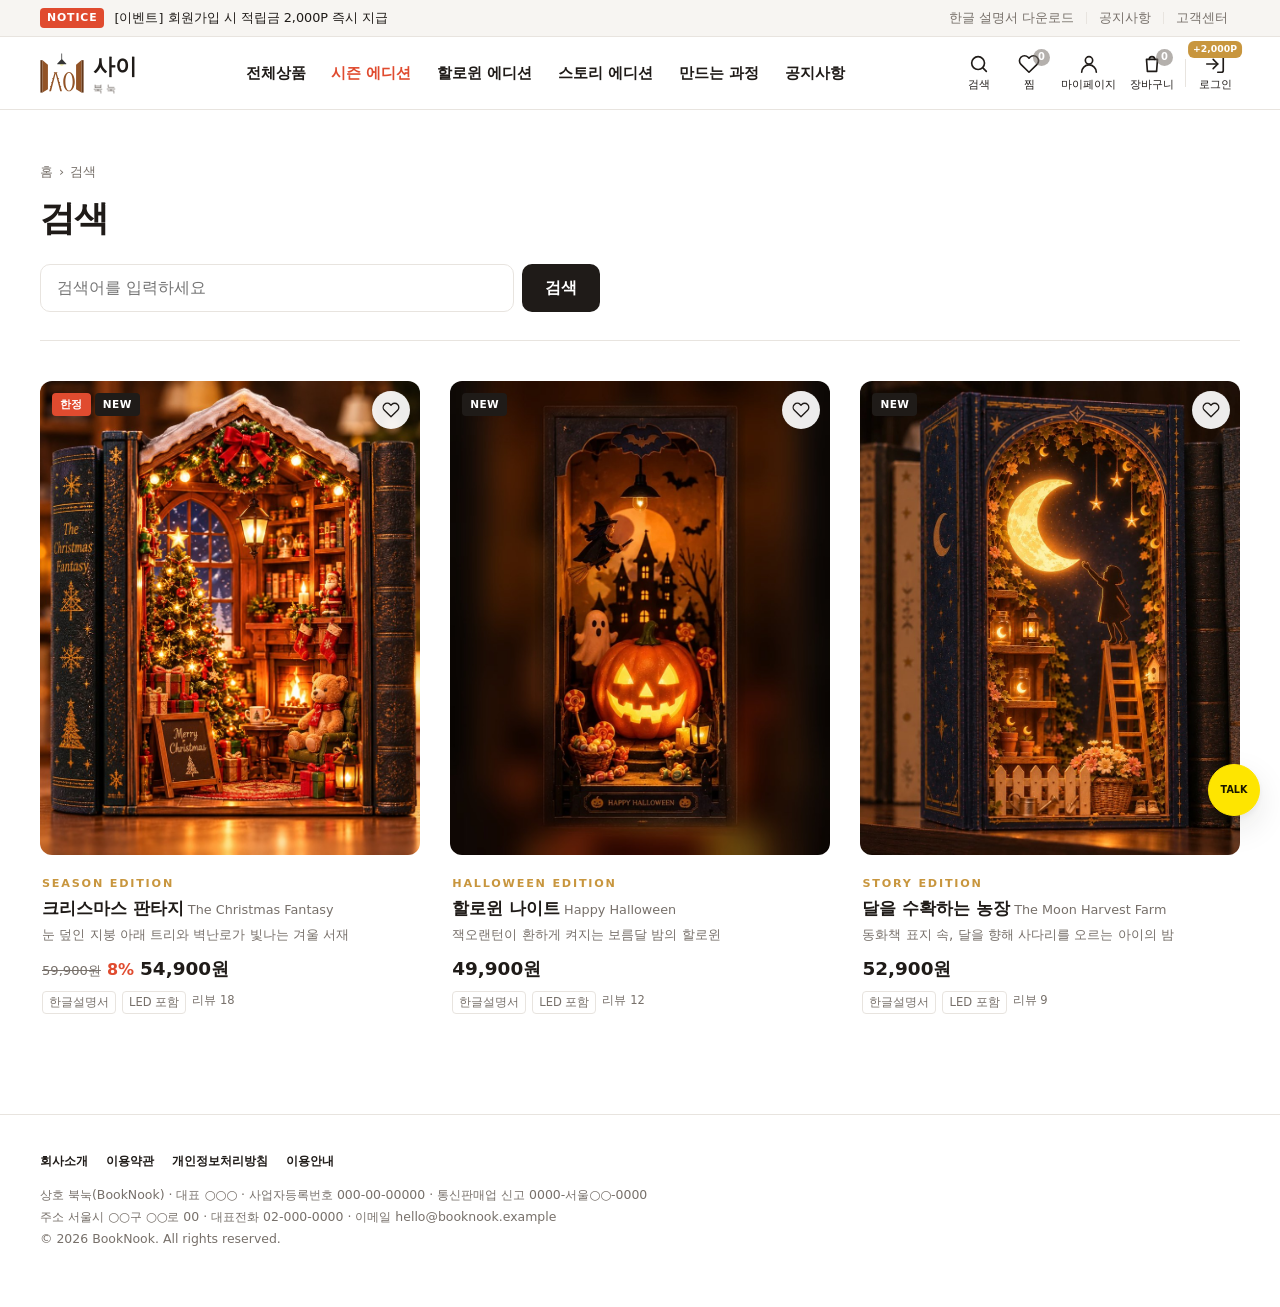
<file: search.html>
<!doctype html>
<html lang="ko">
<head>
<meta charset="utf-8">
<meta name="viewport" content="width=device-width, initial-scale=1">
<title>검색 | BookNook 북눅</title>
<link rel="stylesheet" href="assets/style.css">
</head>
<body data-page="search">
<main class="sub">
  <div class="wrap">
    <div class="page-head">
      <nav class="crumb" aria-label="현재 위치"><a href="index.html">홈</a><span>›</span><span>검색</span></nav>
      <h1 id="title">검색</h1>
      <form class="search-form" action="search.html" method="get" role="search" style="margin:18px 0 0;max-width:560px">
        <label class="sr-only" for="q2">상품 검색</label>
        <input id="q2" name="q" type="search" placeholder="검색어를 입력하세요">
        <button class="btn" type="submit">검색</button>
      </form>
    </div>
    <div id="result"></div>
  </div>
</main>
<script src="assets/data.js"></script>
<script src="assets/common.js"></script>
<script>
const q = (params.get('q') || '').trim();
$('#q2').value = q;
if (q){
  const words = q.toLowerCase().split(/\s+/);
  const hits = PRODUCTS.filter(p => {
    const hay = [p.name, p.en, p.edition, p.desc, p.lead, p.keywords].join(' ').toLowerCase();
    return words.every(w => hay.includes(w));
  });
  $('#title').innerHTML = `'${esc(q)}' 검색 결과 <small>${hits.length}개</small>`;
  $('#result').innerHTML = hits.length
    ? `<div class="grid">${hits.map(productCard).join('')}</div>`
    : `<div class="empty">${I('search')}<b>검색 결과가 없어요</b><p>다른 검색어로 찾아보거나 전체 상품을 둘러보세요.</p><a class="btn" href="index.html#pick">전체 상품 보기</a></div>`;
} else {
  $('#result').innerHTML = `<div class="grid">${PRODUCTS.map(productCard).join('')}</div>`;
}
observe();
</script>
</body>
</html>
</file>
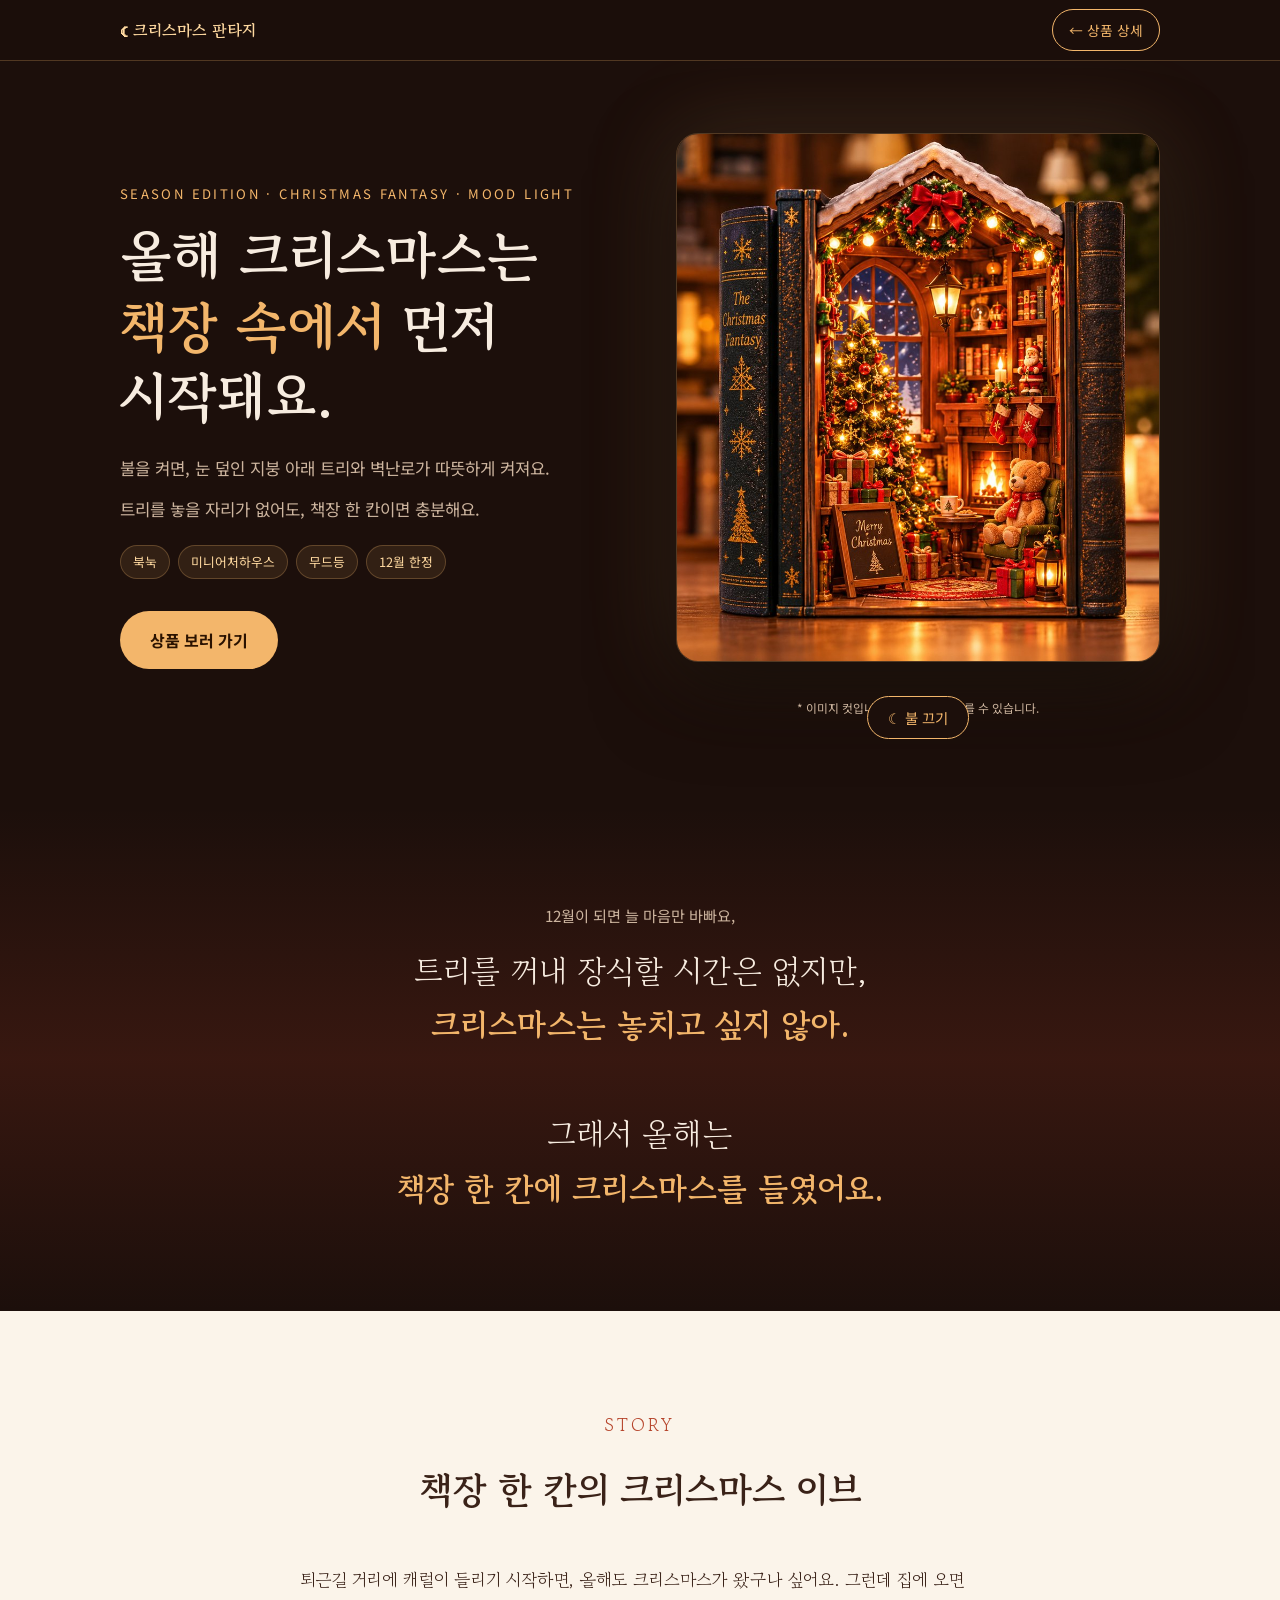
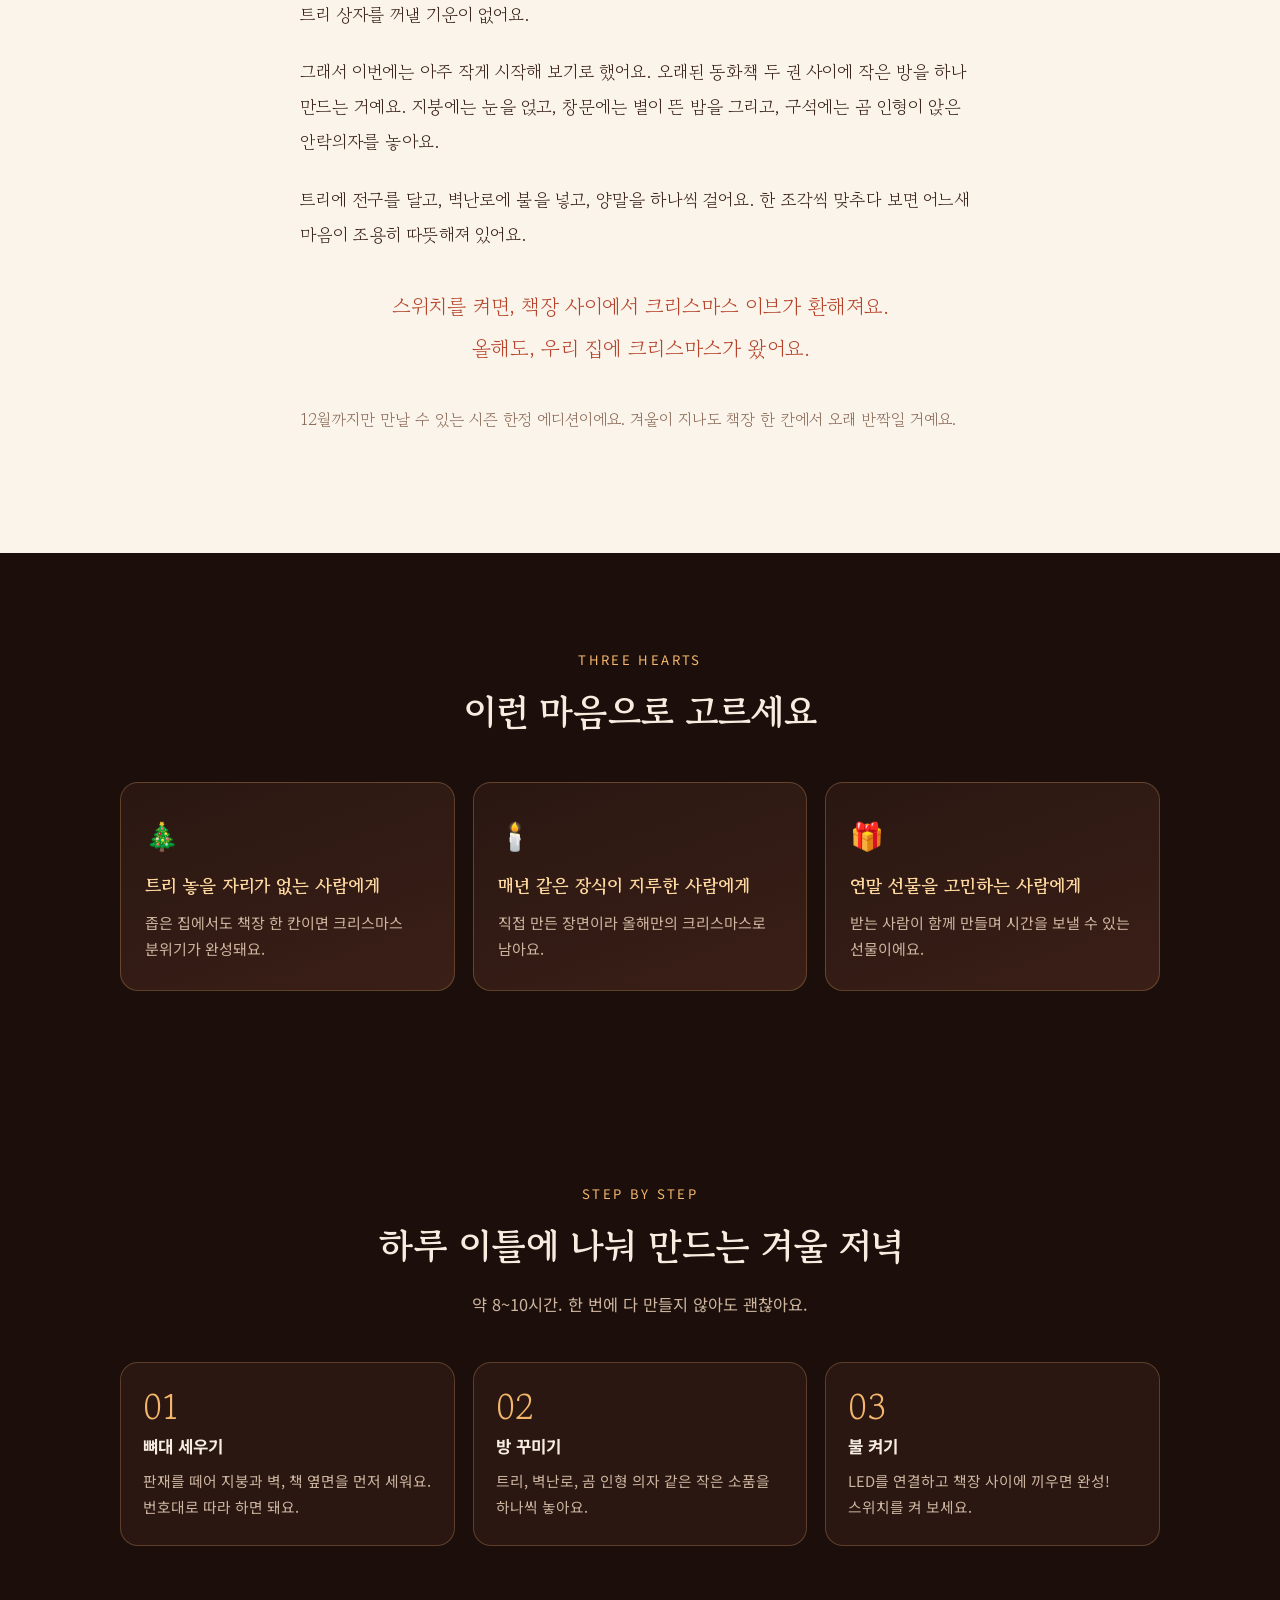
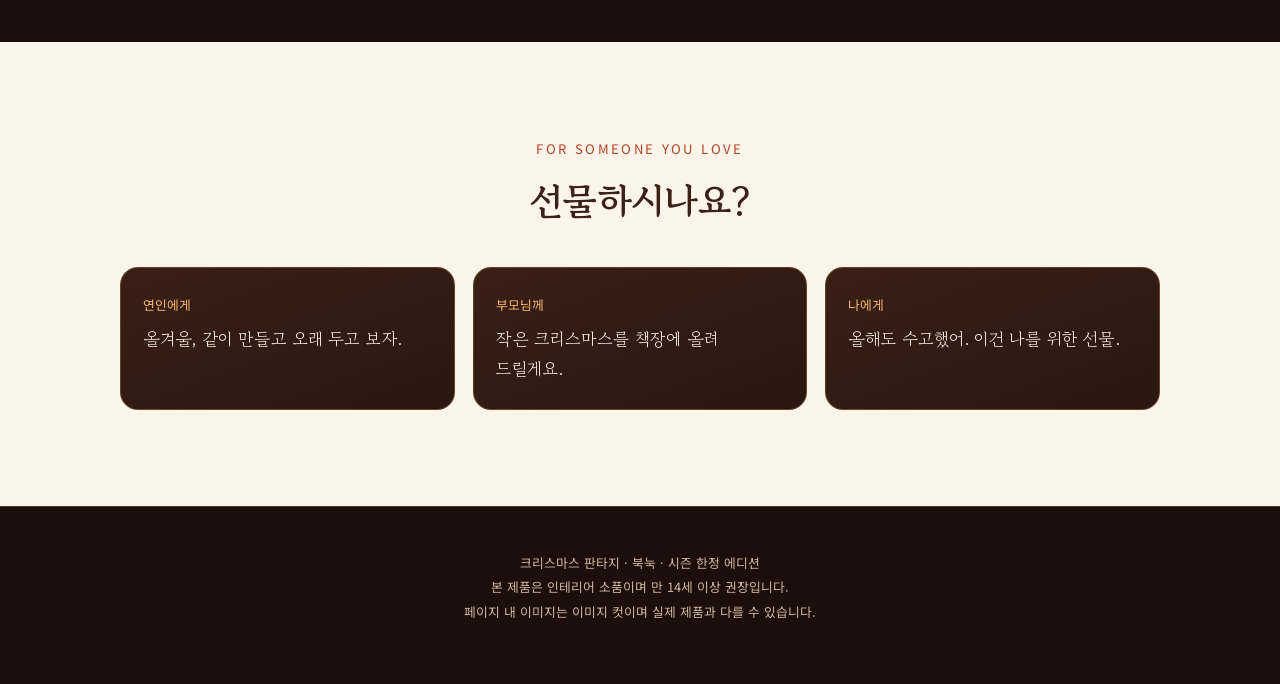
<file: season-story.html>
<!doctype html>
<html lang="ko">
<head>
<meta charset="utf-8">
<meta name="viewport" content="width=device-width, initial-scale=1">
<title>크리스마스 판타지 · 책장 속 크리스마스 이브</title>
<meta name="description" content="책장 한 칸에 들이는 작은 크리스마스. 불을 켜면 트리와 벽난로가 따뜻하게 켜지는 북눅 · 미니어처하우스 · 무드등.">
<link href="https://fonts.googleapis.com/css2?family=Gowun+Batang:wght@400;700&family=Noto+Sans+KR:wght@300;400;500;700&display=swap" rel="stylesheet">
<style>:root{--night:#1c0f0b;--night-2:#2a1712;--night-3:#3a1f17;--gold:#f3b66b;--gold-soft:#ffd9a0;--text:#f7ece0;--muted:#cdb59f;--line:rgba(243,182,107,.25);--navbg:rgba(28,15,11,.78);--band:rgba(224,75,47,.14);--glow:rgba(243,182,107,.18);--tagbg:rgba(243,182,107,.1);--btnink:#2a1200;--light-bg:#fbf4ea;--light-ink:#3a2218;--light-muted:#8a6a58;--light-accent:#b5432a}</style>
<link rel="stylesheet" href="assets/story.css">
<script>if (/[?&]embed=1/.test(location.search)) document.documentElement.classList.add('embed');</script>
</head>
<body>
<header class="nav"><div class="wrap">
  <a href="#top" class="brand">☾ 크리스마스 판타지</a>
  <a href="product.html?id=season" class="btn-sm">← 상품 상세</a>
</div></header>
<main id="top">
<section class="hero"><div class="wrap">
  <div>
    <p class="eyebrow">SEASON EDITION · CHRISTMAS FANTASY · MOOD LIGHT</p>
    <h1>올해 크리스마스는<br><em>책장 속에서</em> 먼저 시작돼요.</h1>
    <p class="sub">불을 켜면, 눈 덮인 지붕 아래 트리와 벽난로가 따뜻하게 켜져요.</p><p class="sub">트리를 놓을 자리가 없어도, 책장 한 칸이면 충분해요.</p>
    <div class="tags"><span>북눅</span><span>미니어처하우스</span><span>무드등</span><span>12월 한정</span></div>
    <a href="product.html?id=season" class="btn">상품 보러 가기</a>
  </div>
  <div class="mock" id="mock">
    <div class="mock-frame"><img src="images/season.jpg" alt="눈 덮인 지붕 아래 크리스마스 트리와 벽난로, 곰 인형이 있는 책 모양 북눅" width="900" height="1124"></div>
    <button class="light-btn" id="lightBtn" type="button">☾ 불 끄기</button>
    <p class="caption">* 이미지 컷입니다. 실제 제품과 다를 수 있습니다.</p>
  </div>
</div></section>

<section class="quote"><div class="wrap rv"><blockquote><small>12월이 되면 늘 마음만 바빠요,</small>트리를 꺼내 장식할 시간은 없지만,<br><b>크리스마스는 놓치고 싶지 않아.</b><br><br>그래서 올해는<br><b>책장 한 칸에 크리스마스를 들였어요.</b></blockquote></div></section>

<section class="story light" id="story"><div class="wrap rv">
  <p class="eyebrow center">STORY</p><h2 class="center">책장 한 칸의 크리스마스 이브</h2><br>
  <p>퇴근길 거리에 캐럴이 들리기 시작하면, 올해도 크리스마스가 왔구나 싶어요. 그런데 집에 오면 트리 상자를 꺼낼 기운이 없어요.</p><p>그래서 이번에는 아주 작게 시작해 보기로 했어요. 오래된 동화책 두 권 사이에 작은 방을 하나 만드는 거예요. 지붕에는 눈을 얹고, 창문에는 별이 뜬 밤을 그리고, 구석에는 곰 인형이 앉은 안락의자를 놓아요.</p><p>트리에 전구를 달고, 벽난로에 불을 넣고, 양말을 하나씩 걸어요. 한 조각씩 맞추다 보면 어느새 마음이 조용히 따뜻해져 있어요.</p><p class="big">스위치를 켜면, 책장 사이에서 크리스마스 이브가 환해져요.<br>올해도, 우리 집에 크리스마스가 왔어요.</p><p class="end">12월까지만 만날 수 있는 시즌 한정 에디션이에요. 겨울이 지나도 책장 한 칸에서 오래 반짝일 거예요.</p>
</div></section>

<section><div class="wrap center rv">
  <p class="eyebrow">THREE HEARTS</p><h2>이런 마음으로 고르세요</h2>
  <div class="cards"><div class="card"><div class="ic">🎄</div><h3>트리 놓을 자리가 없는 사람에게</h3><p>좁은 집에서도 책장 한 칸이면 크리스마스 분위기가 완성돼요.</p></div><div class="card"><div class="ic">🕯️</div><h3>매년 같은 장식이 지루한 사람에게</h3><p>직접 만든 장면이라 올해만의 크리스마스로 남아요.</p></div><div class="card"><div class="ic">🎁</div><h3>연말 선물을 고민하는 사람에게</h3><p>받는 사람이 함께 만들며 시간을 보낼 수 있는 선물이에요.</p></div></div>
</div></section>

<section><div class="wrap rv">
  <div class="center"><p class="eyebrow">STEP BY STEP</p><h2>하루 이틀에 나눠 만드는 겨울 저녁</h2><p class="lead">약 8~10시간. 한 번에 다 만들지 않아도 괜찮아요.</p></div>
  <div class="steps"><div class="step"><div class="n">01</div><h3>뼈대 세우기</h3><p>판재를 떼어 지붕과 벽, 책 옆면을 먼저 세워요. 번호대로 따라 하면 돼요.</p></div><div class="step"><div class="n">02</div><h3>방 꾸미기</h3><p>트리, 벽난로, 곰 인형 의자 같은 작은 소품을 하나씩 놓아요.</p></div><div class="step"><div class="n">03</div><h3>불 켜기</h3><p>LED를 연결하고 책장 사이에 끼우면 완성! 스위치를 켜 보세요.</p></div></div>
</div></section>

<section class="light"><div class="wrap center rv">
  <p class="eyebrow">FOR SOMEONE YOU LOVE</p><h2>선물하시나요?</h2>
  <div class="gift-list" style="text-align:left"><div class="gift"><div class="to">연인에게</div><p>올겨울, 같이 만들고 오래 두고 보자.</p></div><div class="gift"><div class="to">부모님께</div><p>작은 크리스마스를 책장에 올려 드릴게요.</p></div><div class="gift"><div class="to">나에게</div><p>올해도 수고했어. 이건 나를 위한 선물.</p></div></div>
</div></section>
</main>
<footer><div class="wrap">크리스마스 판타지 · 북눅 · 시즌 한정 에디션<br>본 제품은 인테리어 소품이며 만 14세 이상 권장입니다.<br>페이지 내 이미지는 이미지 컷이며 실제 제품과 다를 수 있습니다.</div></footer>
<script>
  if (document.documentElement.classList.contains('embed')){
    const send = () => parent.postMessage({ bnH: document.body.offsetHeight }, '*');
    new ResizeObserver(send).observe(document.body); addEventListener('load', send);
  }
  const mock = document.getElementById('mock'), lb = document.getElementById('lightBtn');
  lb.addEventListener('click', () => { mock.classList.toggle('off'); lb.textContent = mock.classList.contains('off') ? '☾ 불 켜기' : '☾ 불 끄기'; });
  const io = new IntersectionObserver(es => es.forEach(e => { if (e.isIntersecting){ e.target.classList.add('in'); io.unobserve(e.target); } }), { threshold:.12 });
  document.querySelectorAll('.rv').forEach(el => io.observe(el));
</script>
</body></html>
</file>
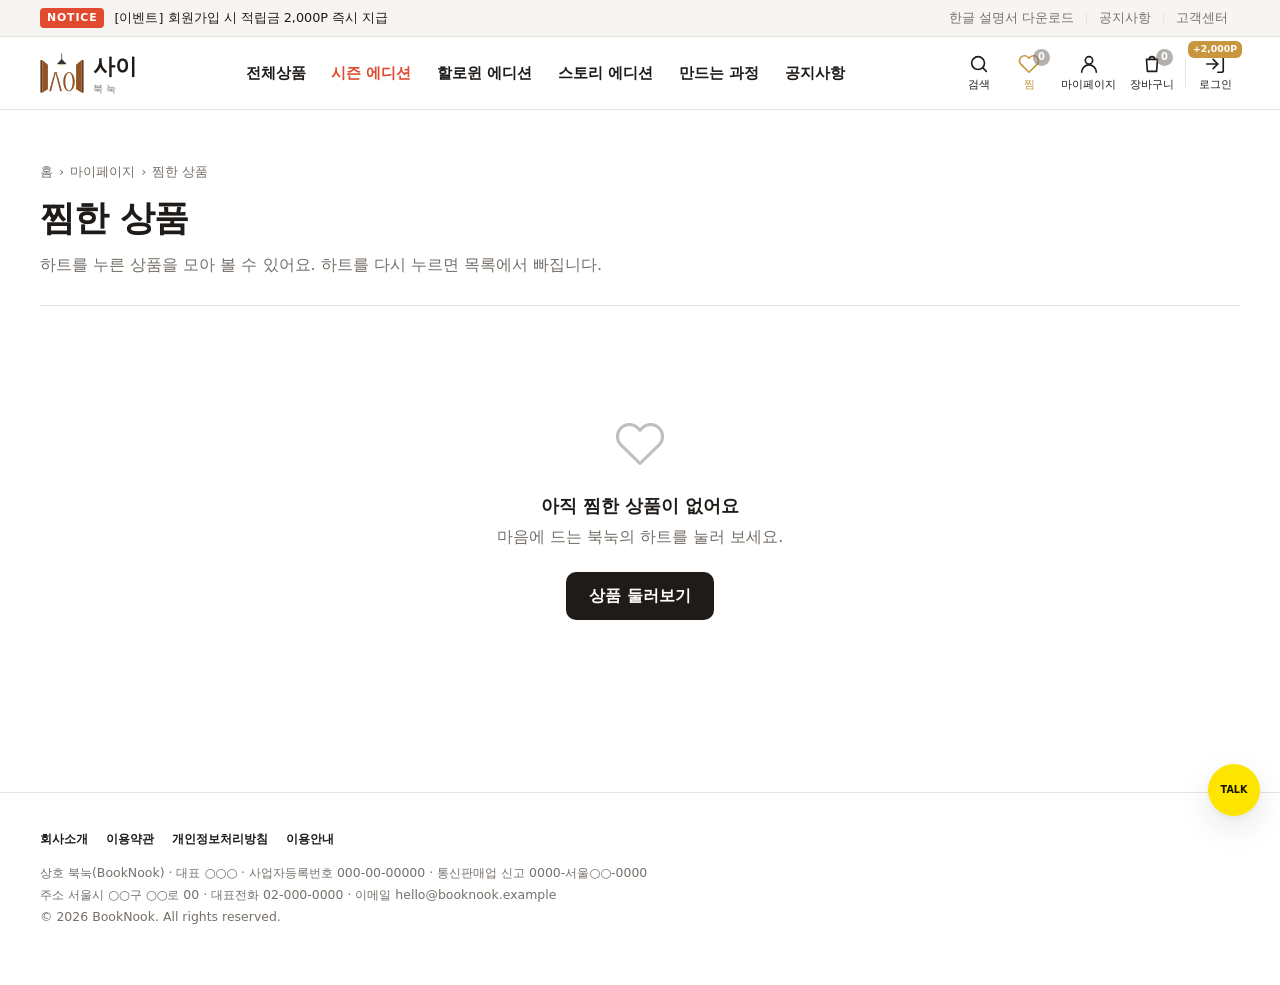
<file: wishlist.html>
<!doctype html>
<html lang="ko">
<head>
<meta charset="utf-8">
<meta name="viewport" content="width=device-width, initial-scale=1">
<title>찜한 상품 | BookNook 북눅</title>
<link rel="stylesheet" href="assets/style.css">
</head>
<body data-page="wishlist">
<main class="sub">
  <div class="wrap">
    <div class="page-head">
      <nav class="crumb" aria-label="현재 위치"><a href="index.html">홈</a><span>›</span><a href="mypage.html">마이페이지</a><span>›</span><span>찜한 상품</span></nav>
      <h1>찜한 상품 <small id="wishCount"></small></h1>
      <p>하트를 누른 상품을 모아 볼 수 있어요. 하트를 다시 누르면 목록에서 빠집니다.</p>
    </div>
    <div id="wishBody"></div>
  </div>
</main>
<script src="assets/data.js"></script>
<script src="assets/common.js"></script>
<script>
function renderWish(){
  const items = Wish.ids().map(product);
  $('#wishCount').textContent = items.length ? `${items.length}개` : '';
  if (!items.length){
    $('#wishBody').innerHTML = `
      <div class="empty">${I('heart')}<b>아직 찜한 상품이 없어요</b><p>마음에 드는 북눅의 하트를 눌러 보세요.</p>
        <a class="btn" href="index.html#pick">상품 둘러보기</a></div>`;
    return;
  }
  const total = items.reduce((n, p) => n + p.price, 0);
  $('#wishBody').innerHTML = `
    <div class="list-head">
      <p>찜한 상품 <b>${items.length}개</b> · 합계 <b>${won(total)}</b></p>
      <div style="display:flex;gap:8px;flex-wrap:wrap">
        <button class="btn line" type="button" id="clearWish">전체 삭제</button>
        <button class="btn" type="button" id="allToCart">${I('bag')} 전체 장바구니 담기</button>
      </div>
    </div>
    <div class="grid">${items.map(productCard).join('')}</div>`;
  $('#allToCart').onclick = () => { items.forEach(p => Cart.add(p.id)); toast(`${items.length}개 상품을 장바구니에 담았어요`, 'cart.html', '장바구니 보기'); };
  $('#clearWish').onclick = () => { if (confirm('찜한 상품을 모두 삭제할까요?')) Wish.save([]); };
  observe();
}
document.addEventListener('bn:wish', renderWish);
addEventListener('storage', renderWish);
renderWish();
</script>
</body>
</html>
</file>
<file: assets/style.css>
/* ===== 색상 토큰 (라이트 / 다크) ===== */
:root{
  --paper:#FFFFFF; --soft:#F7F5F2; --card:#FFFFFF; --ink:#1F1B18; --muted:#77706A; --line:#E8E4DF;
  --brand:#1F1B18; --brand-ink:#FFFFFF; --accent:#C8963E; --sale:#E04B2F; --band:#1F1B18; --band-ink:#F5EFE6;
  --hover:rgba(31,27,24,.06); --shadow:0 2px 6px rgba(31,27,24,.06),0 12px 32px rgba(31,27,24,.10);
  --radius:12px; --wrap:1280px; --gutter:clamp(16px,4vw,40px); --fs:16px; color-scheme:light;
}
@media (prefers-color-scheme:dark){
  :root:not([data-theme="light"]){
    --paper:#151311; --soft:#1E1B18; --card:#1E1B18; --ink:#F1ECE6; --muted:#A39B92; --line:#34302B;
    --brand:#F1ECE6; --brand-ink:#151311; --accent:#E2B565; --sale:#F06A4F; --band:#0E0D0B; --band-ink:#F1ECE6;
    --hover:rgba(255,245,230,.07); --shadow:0 2px 6px rgba(0,0,0,.3),0 12px 32px rgba(0,0,0,.4); color-scheme:dark;
  }
}
:root[data-theme="dark"]{
  --paper:#151311; --soft:#1E1B18; --card:#1E1B18; --ink:#F1ECE6; --muted:#A39B92; --line:#34302B;
  --brand:#F1ECE6; --brand-ink:#151311; --accent:#E2B565; --sale:#F06A4F; --band:#0E0D0B; --band-ink:#F1ECE6;
  --hover:rgba(255,245,230,.07); --shadow:0 2px 6px rgba(0,0,0,.3),0 12px 32px rgba(0,0,0,.4); color-scheme:dark;
}
:root[data-size="sm"]{--fs:15px} :root[data-size="lg"]{--fs:18px}

/* ===== 기본 / 반응형 ===== */
*,*::before,*::after{box-sizing:border-box}
html{font-size:var(--fs);scroll-behavior:smooth;scroll-padding-top:130px}
body{margin:0;background:var(--paper);color:var(--ink);line-height:1.6;overflow-x:hidden;
  font-family:"Pretendard","Apple SD Gothic Neo","Malgun Gothic","Noto Sans KR",system-ui,sans-serif;-webkit-font-smoothing:antialiased}
body.lock{overflow:hidden}
img,video{max-width:100%;height:auto;display:block}   /* 유동 이미지: 창 폭에 맞춰 함께 줄어듦 */
a{color:inherit} button{font:inherit;color:inherit}
.wrap{max-width:var(--wrap);margin:0 auto;padding:0 var(--gutter)}
.sr-only{position:absolute;width:1px;height:1px;overflow:hidden;clip:rect(0 0 0 0);white-space:nowrap}
:focus-visible{outline:2px solid var(--accent);outline-offset:2px}
svg.i{width:22px;height:22px;fill:none;stroke:currentColor;stroke-width:1.8;stroke-linecap:round;stroke-linejoin:round;flex:none}

/* ===== 상단 유틸 바 (공지 + 바로가기) ===== */
.topbar{background:var(--soft);border-bottom:1px solid var(--line);font-size:.8rem;color:var(--muted)}
.topbar .wrap{display:flex;align-items:center;gap:10px;height:36px}
.topbar .tag{flex:none;font-size:.68rem;font-weight:800;letter-spacing:.08em;color:#fff;background:var(--sale);padding:1px 7px;border-radius:4px}
.ticker{flex:1;min-width:0;height:36px;overflow:hidden}
.ticker ul{list-style:none;margin:0;padding:0}
.ticker li{height:36px;display:flex;align-items:center}
.ticker a{text-decoration:none;white-space:nowrap;overflow:hidden;text-overflow:ellipsis;color:var(--ink)}
.ticker a:hover{text-decoration:underline}
.util{display:flex;flex:none}
.util a{text-decoration:none;padding:0 12px;border-left:1px solid var(--line);line-height:1}
.util a:first-child{border-left:0}
.util a:hover,.util a[aria-current]{color:var(--ink)}

/* ===== 헤더 (고정) ===== */
.header{position:sticky;top:0;z-index:50;background:var(--paper);border-bottom:1px solid var(--line)}
.header-row{display:flex;align-items:center;gap:clamp(8px,2vw,28px);height:72px}
.logo{display:flex;align-items:center;gap:9px;text-decoration:none;flex:none}
.logo img{height:40px;width:auto;flex:none}
.logo b{font-size:1.4rem;letter-spacing:-.02em;font-weight:900}
.logo small{display:block;font-size:.64rem;color:var(--muted);letter-spacing:.28em;margin-top:-5px}
.lnb{flex:1;display:flex;justify-content:center}
.lnb ul{list-style:none;margin:0;padding:0;display:flex;gap:clamp(14px,2vw,30px)}
.lnb a{text-decoration:none;font-weight:700;font-size:.95rem;padding:24px 0;display:block;position:relative;white-space:nowrap}
.lnb a::after{content:"";position:absolute;left:0;right:0;bottom:16px;height:2px;background:var(--accent);transform:scaleX(0);transition:transform .25s}
.lnb a:hover::after,.lnb a[aria-current]::after{transform:scaleX(1)}
.lnb .hot{color:var(--sale)}
.h-right{display:flex;align-items:center;gap:0;flex:none;margin-left:auto}
.icon-btn{position:relative;display:inline-flex;flex-direction:column;align-items:center;gap:1px;background:none;border:0;padding:6px 7px;border-radius:10px;
  cursor:pointer;text-decoration:none;font-size:.68rem;color:var(--ink);min-width:50px;white-space:nowrap}
.icon-btn:hover{background:var(--hover)}
.icon-btn[aria-current]{color:var(--accent)}
.h-right .sep{width:1px;height:28px;background:var(--line);margin:0 4px}
.badge-count{position:absolute;top:2px;left:calc(50% + 4px);min-width:17px;height:17px;padding:0 4px;border-radius:9px;background:var(--sale);color:#fff;
  font-size:.62rem;font-weight:800;display:grid;place-items:center;line-height:1}
.badge-count.zero{background:var(--muted);opacity:.55}
.point{position:absolute;top:-6px;left:50%;transform:translateX(-50%);white-space:nowrap;background:var(--accent);color:#fff;font-size:.58rem;font-weight:800;
  padding:1px 5px;border-radius:6px}
.search-panel{border-top:1px solid var(--line);background:var(--soft);padding:20px 0}
.search-form{display:flex;gap:8px;max-width:640px;margin:0 auto}
.search-form input{flex:1;min-width:0;height:48px;padding:0 16px;border:1px solid var(--line);border-radius:10px;background:var(--paper);color:var(--ink);font:inherit}
.btn{display:inline-flex;align-items:center;justify-content:center;gap:8px;height:48px;padding:0 22px;border-radius:10px;border:1px solid transparent;
  background:var(--brand);color:var(--brand-ink);font-weight:700;cursor:pointer;text-decoration:none;white-space:nowrap}
.btn:hover{filter:brightness(1.15)}
.btn.line{background:none;border-color:var(--line);color:var(--ink)}
.btn.line:hover{border-color:var(--ink);filter:none}
.btn.accent{background:var(--accent);color:#1F1B18}
.btn svg.i{width:20px;height:20px}
.chips{display:flex;flex-wrap:wrap;justify-content:center;gap:8px;max-width:640px;margin:14px auto 0;font-size:.82rem}
.chips span{color:var(--muted)}
.chips a{border:1px solid var(--line);background:var(--paper);border-radius:999px;padding:4px 12px;text-decoration:none}
.chips a:hover{border-color:var(--ink)}
.menu-btn{display:none}
@media (max-width:1180px){ .lnb{display:none} .menu-btn{display:inline-flex;margin-left:-8px} }
@media (max-width:767px){
  .util{display:none} .header-row{height:58px}
  .logo b{font-size:1.15rem} .logo svg{width:28px;height:28px}
  .icon-btn .lbl{display:none} .icon-btn{min-width:38px;padding:8px 6px} .hide-sm,.h-right .sep{display:none}
  .point{display:none}
}

/* ===== 설정 Drawer (오른쪽에서 열림) ===== */
.scrim{position:fixed;inset:0;background:rgba(10,8,6,.5);opacity:0;visibility:hidden;transition:opacity .3s,visibility .3s;z-index:90}
.drawer{position:fixed;top:0;right:0;bottom:0;width:min(360px,86vw);background:var(--card);z-index:100;transform:translateX(100%);
  transition:transform .32s cubic-bezier(.2,.7,.2,1);display:flex;flex-direction:column;box-shadow:var(--shadow);visibility:hidden}
body.drawer-open .scrim{opacity:1;visibility:visible}
body.drawer-open .drawer{transform:none;visibility:visible}
.drawer-head{display:flex;align-items:center;justify-content:space-between;padding:14px 12px 14px 22px;border-bottom:1px solid var(--line)}
.drawer-head h2{margin:0;font-size:1.05rem}
.drawer-body{flex:1;overflow-y:auto;padding:8px 22px 28px}
.drawer h3{font-size:.72rem;letter-spacing:.16em;color:var(--muted);margin:24px 0 6px;font-weight:800}
.member{background:var(--soft);border-radius:12px;padding:16px;margin-top:16px}
.member p{margin:0 0 12px;font-size:.9rem}
.member .row{display:flex;gap:8px}
.member .btn{height:40px;flex:1;font-size:.88rem}
.menu-list{list-style:none;margin:0;padding:0}
.menu-list a{display:flex;justify-content:space-between;align-items:center;gap:8px;padding:11px 0;text-decoration:none;border-bottom:1px solid var(--line);font-size:.95rem}
.menu-list a:hover{color:var(--accent)}
.menu-list em{font-style:normal;margin-left:auto;font-size:.78rem;color:var(--muted)}
.menu-list svg{width:16px;height:16px;opacity:.5}
.setting{display:flex;align-items:center;justify-content:space-between;padding:12px 0;border-bottom:1px solid var(--line);font-size:.95rem}
.switch{position:relative;width:46px;height:26px;flex:none}
.switch input{position:absolute;opacity:0;inset:0;cursor:pointer;margin:0}
.switch span{position:absolute;inset:0;border-radius:13px;background:var(--line);transition:.2s;pointer-events:none}
.switch span::after{content:"";position:absolute;top:3px;left:3px;width:20px;height:20px;border-radius:50%;background:#fff;transition:.2s;box-shadow:0 1px 3px rgba(0,0,0,.3)}
.switch input:checked+span{background:var(--accent)}
.switch input:checked+span::after{transform:translateX(20px)}
.switch input:focus-visible+span{outline:2px solid var(--accent);outline-offset:2px}
.seg{display:flex;border:1px solid var(--line);border-radius:9px;overflow:hidden}
.seg button{border:0;background:none;padding:5px 12px;cursor:pointer;font-size:.85rem}
.seg button[aria-pressed="true"]{background:var(--brand);color:var(--brand-ink);font-weight:700}

/* ===== 히어로 슬라이더 ===== */
.hero{position:relative;overflow:hidden;background:#140F0B;touch-action:pan-y}
.hero-track{display:flex;transition:transform .7s cubic-bezier(.2,.7,.2,1);will-change:transform}
.hero-slide{flex:0 0 100%;display:block}
.hero-slide img{width:100%;height:auto;user-select:none;-webkit-user-drag:none}
.hero-arrow{position:absolute;top:50%;transform:translateY(-50%);width:52px;height:52px;border-radius:50%;border:0;background:rgba(255,255,255,.14);
  color:#fff;display:grid;place-items:center;cursor:pointer;backdrop-filter:blur(6px);transition:background .2s}
.hero-arrow:hover{background:rgba(255,255,255,.3)}
.hero-arrow.prev{left:clamp(12px,2vw,28px)} .hero-arrow.next{right:clamp(12px,2vw,28px)}
.hero-ui{position:absolute;left:50%;bottom:clamp(12px,2.5vw,26px);transform:translateX(-50%);display:flex;align-items:center;gap:12px;
  background:rgba(0,0,0,.4);color:#fff;border-radius:999px;padding:6px 8px 6px 16px;backdrop-filter:blur(6px);font-size:.78rem}
.dots{display:flex;gap:7px}
.dots button{width:8px;height:8px;border-radius:4px;border:0;padding:0;background:rgba(255,255,255,.5);cursor:pointer;transition:width .3s,background .3s}
.dots button[aria-current="true"]{width:24px;background:#fff}
.count{font-variant-numeric:tabular-nums;opacity:.9}
.pp{width:28px;height:28px;border-radius:50%;border:0;background:rgba(255,255,255,.18);color:#fff;display:grid;place-items:center;cursor:pointer}
.pp svg{width:14px;height:14px}
@media (max-width:767px){ .hero-arrow{display:none} }

/* ===== 구매 혜택 띠 ===== */
.perks{border-bottom:1px solid var(--line)}
.perks ul{list-style:none;margin:0;padding:0;display:grid;grid-template-columns:repeat(3,1fr)}
.perks li{display:flex;align-items:center;justify-content:center;gap:12px;padding:22px 16px;border-left:1px solid var(--line)}
.perks li:first-child{border-left:0}
.perks svg.i{width:30px;height:30px;color:var(--accent)}
.perks b{display:block;font-size:.92rem}
.perks span{font-size:.78rem;color:var(--muted)}
@media (max-width:640px){ .perks li{flex-direction:column;text-align:center;gap:6px;padding:16px 6px} .perks svg.i{width:24px;height:24px} .perks b{font-size:.8rem} .perks span{display:none} }

/* ===== 섹션 공통 ===== */
.section{padding:clamp(56px,8vw,100px) 0}
.section.soft{background:var(--soft)}
.sec-head{text-align:center;margin-bottom:clamp(24px,4vw,40px)}
.eyebrow{font-size:.74rem;letter-spacing:.24em;color:var(--accent);font-weight:800;margin:0}
.sec-head h2{font-size:clamp(1.6rem,3.2vw,2.3rem);margin:.25em 0 .2em;letter-spacing:-.02em}
.sec-head p{margin:0;color:var(--muted)}

/* ===== 상품 목록 툴바 + 카드 ===== */
.toolbar{display:flex;justify-content:space-between;align-items:center;gap:12px;padding:12px 0;border-top:2px solid var(--ink);border-bottom:1px solid var(--line);
  margin-bottom:clamp(20px,3vw,32px);font-size:.85rem}
.toolbar .total{white-space:nowrap}
.toolbar .total b{color:var(--accent)}
.sort{display:flex;flex-wrap:wrap;gap:2px}
.sort button{border:0;background:none;padding:4px 10px;cursor:pointer;color:var(--muted);border-radius:6px}
.sort button[aria-pressed="true"]{color:var(--ink);font-weight:800;background:var(--hover)}
@media (max-width:560px){ .sort{flex-wrap:nowrap} .sort button{padding:4px 6px;font-size:.78rem;white-space:nowrap} }
.grid{display:grid;grid-template-columns:repeat(3,1fr);gap:clamp(14px,2.4vw,32px)}
@media (max-width:767px){ .grid{grid-template-columns:1fr 1fr} .grid.feature .card:first-child{grid-column:1 / -1} .grid.feature .card:first-child .thumb{aspect-ratio:4/3} }
.card{position:relative;display:flex;flex-direction:column}
.thumb{position:relative;aspect-ratio:4/5;border-radius:var(--radius);overflow:hidden;background:var(--soft)}
.thumb-link{display:block;width:100%;height:100%}
.thumb img{width:100%;height:100%;object-fit:cover;transition:transform .7s ease}
.card:hover .thumb img{transform:scale(1.05)}
.p-badges{position:absolute;top:12px;left:12px;display:flex;gap:4px;pointer-events:none}
.p-badges span{font-size:.66rem;font-weight:800;letter-spacing:.04em;padding:3px 8px;border-radius:4px;background:#1F1B18;color:#fff}
.p-badges .limited{background:#E04B2F} .p-badges .best{background:#C8963E;color:#1F1B18}
.wish{position:absolute;top:10px;right:10px;width:38px;height:38px;border-radius:50%;border:0;background:rgba(255,255,255,.92);color:#1F1B18;display:grid;place-items:center;cursor:pointer;
  transition:transform .2s}
.wish:hover{transform:scale(1.08)}
.wish svg{width:18px;height:18px}
[data-wish][aria-pressed="true"]{color:#E04B2F}
[data-wish][aria-pressed="true"] svg{fill:currentColor}
.hover-acts{position:absolute;left:12px;right:12px;bottom:12px;display:flex;gap:6px;opacity:0;transform:translateY(8px);transition:.25s}
.card:hover .hover-acts,.hover-acts:focus-within{opacity:1;transform:none}
@media (hover:none){ .hover-acts{opacity:1;transform:none} }
.hover-acts>*{flex:1;height:42px;border:0;border-radius:9px;background:rgba(31,27,24,.9);color:#fff;font-weight:700;font-size:.82rem;cursor:pointer;
  display:grid;place-items:center;text-decoration:none}
.hover-acts .light{background:rgba(255,255,255,.94);color:#1F1B18}
.info{padding:14px 2px 0}
.info .ed{font-size:.7rem;letter-spacing:.16em;color:var(--accent);font-weight:800}
.info h3{font-size:1.05rem;margin:2px 0 0;line-height:1.4}
.info h3 a{text-decoration:none}
.info h3 small{font-weight:500;color:var(--muted);font-size:.8rem;margin-left:4px}
.info .desc{margin:4px 0 8px;font-size:.84rem;color:var(--muted)}
.price{margin:0;display:flex;align-items:baseline;gap:6px;flex-wrap:wrap}
.price s{color:var(--muted);font-size:.82rem}
.price em{font-style:normal;color:var(--sale);font-weight:900}
.price strong{font-size:1.15rem;font-weight:900}
.meta{display:flex;gap:6px;flex-wrap:wrap;margin-top:8px;font-size:.72rem}
.meta span{border:1px solid var(--line);border-radius:4px;padding:1px 6px;color:var(--muted)}
.meta .rv{border:0;padding:0}

/* ===== 메인: 상품 스토리 탭 ===== */
.pills{display:flex;justify-content:center;gap:6px;margin-bottom:clamp(24px,4vw,40px);flex-wrap:wrap}
.pills.left{justify-content:flex-start;margin-bottom:18px}
.pills button{border:1px solid var(--line);background:var(--paper);border-radius:999px;padding:8px 18px;cursor:pointer;font-weight:700;font-size:.88rem}
.pills button[aria-selected="true"],.pills button[aria-pressed="true"]{background:var(--brand);color:var(--brand-ink);border-color:var(--brand)}
.detail{display:grid;grid-template-columns:1fr 1fr;gap:clamp(24px,5vw,64px);align-items:center}
@media (max-width:860px){ .detail{grid-template-columns:1fr} }
.detail-img{display:block;border-radius:var(--radius);overflow:hidden;box-shadow:var(--shadow);aspect-ratio:4/5;background:#140F0B}
.detail-img img{width:100%;height:100%;object-fit:cover}
.detail h3,.pd-info h1{font-size:clamp(1.6rem,3vw,2.2rem);margin:.2em 0 .1em;letter-spacing:-.02em;line-height:1.25}
.en{color:var(--muted);margin:0 0 16px;font-style:italic}
.lead{margin:0 0 22px;font-size:1.02rem}
.spec{width:100%;border-collapse:collapse;font-size:.9rem;margin-bottom:22px}
.spec th,.spec td{text-align:left;padding:11px 4px;border-bottom:1px solid var(--line);vertical-align:top}
.spec th{width:96px;color:var(--muted);font-weight:600}
.spec tr:first-child th,.spec tr:first-child td{border-top:1px solid var(--ink)}
.buy-row{display:flex;align-items:center;justify-content:space-between;gap:12px;flex-wrap:wrap;margin-bottom:14px}
.buy-row .price strong{font-size:1.6rem}
.buy-btns{display:grid;grid-template-columns:1fr 1fr;gap:8px}
.buy-btns .btn{height:54px}
.fade{animation:fade .45s ease}
@keyframes fade{from{opacity:0;transform:translateY(8px)}to{opacity:1;transform:none}}

/* ===== 영상 ===== */
.film-grid{display:grid;grid-template-columns:1.5fr 1fr;gap:clamp(24px,5vw,64px);align-items:center}
@media (max-width:900px){ .film-grid{grid-template-columns:1fr} }
.player{position:relative;border-radius:var(--radius);overflow:hidden;background:#000;box-shadow:var(--shadow)}
.player video{width:100%;aspect-ratio:16/9;object-fit:cover}
.play-overlay{position:absolute;inset:0;border:0;background:linear-gradient(180deg,rgba(0,0,0,.05) 40%,rgba(0,0,0,.5));cursor:pointer;display:grid;place-items:center;color:#fff}
.play-overlay .circle{width:clamp(64px,8vw,88px);height:clamp(64px,8vw,88px);border-radius:50%;background:rgba(255,255,255,.92);color:#1F1B18;display:grid;place-items:center;transition:transform .25s}
.play-overlay:hover .circle{transform:scale(1.08)}
.play-overlay .circle svg{width:34%;height:34%;margin-left:6%}
.play-overlay .time{position:absolute;right:14px;bottom:12px;font-size:.8rem;background:rgba(0,0,0,.55);padding:2px 8px;border-radius:6px}
.film-copy h2{font-size:clamp(1.6rem,3vw,2.2rem);margin:.3em 0 .5em;letter-spacing:-.02em;line-height:1.3}
.film-copy p{color:var(--muted);margin:0 0 22px}
.steps{list-style:none;margin:0;padding:0;display:grid;gap:12px}
.steps li{display:flex;gap:14px;align-items:flex-start}
.steps b{flex:none;width:30px;height:30px;border-radius:50%;background:var(--accent);color:#1F1B18;display:grid;place-items:center;font-size:.8rem}
.steps span{padding-top:3px}

/* ===== 공지 목록 (아코디언) ===== */
.notice-wrap{max-width:960px;margin:0 auto}
.notice-top{display:flex;justify-content:space-between;align-items:flex-end;margin-bottom:14px;gap:12px}
.notice-top .sec-head{text-align:left;margin:0}
.notice-top a{font-size:.88rem;color:var(--muted);text-decoration:none;white-space:nowrap}
.notice-top a:hover{color:var(--ink)}
.notice-list{border-top:2px solid var(--ink)}
.notice-list details{border-bottom:1px solid var(--line)}
.notice-list summary{list-style:none;display:flex;align-items:center;gap:14px;padding:17px 4px;cursor:pointer}
.notice-list summary::-webkit-details-marker{display:none}
.notice-list summary:hover .t{color:var(--accent)}
.n-tag{flex:none;font-size:.7rem;font-weight:800;padding:3px 9px;border-radius:4px;border:1px solid var(--line);color:var(--muted)}
.n-tag.hot{background:var(--sale);border-color:var(--sale);color:#fff}
.notice-list .t{flex:1;min-width:0;font-weight:600;overflow:hidden;text-overflow:ellipsis;white-space:nowrap}
.notice-list time{flex:none;font-size:.82rem;color:var(--muted);font-variant-numeric:tabular-nums}
.notice-list .chev{width:18px;height:18px;transition:transform .25s;color:var(--muted)}
.notice-list details[open] .chev{transform:rotate(180deg)}
.notice-list .body{padding:0 4px 20px;color:var(--muted);font-size:.92rem}
@media (max-width:600px){ .notice-list time{display:none} }

/* ===== 연락 CTA (CUSTOMER CENTER) ===== */
/* 조용한 안내 영역: 배경·카드·큰 글씨 없이 정보만 작게 */
.section.contact{background:var(--paper);color:var(--ink);border-top:1px solid var(--line);padding:clamp(32px,4vw,44px) 0}
.cc{display:grid;grid-template-columns:1fr 2fr;gap:clamp(20px,3vw,40px);align-items:start}
@media (max-width:960px){ .cc{grid-template-columns:1fr} }
.cc-main .eyebrow{color:var(--muted);font-size:.68rem;font-weight:700}
.cc-main h2{font-size:1rem;font-weight:700;margin:.3em 0 .2em;letter-spacing:-.01em}
.cc-main h2 br{display:none}
.cc-tel{display:inline-block;margin-top:2px;font-size:.9rem;font-weight:600;text-decoration:none;color:var(--muted)}
.cc-tel:hover{color:var(--ink)}
.cc-main p{margin:4px 0 0;color:var(--muted);font-size:.78rem}
.cc-main .row{display:flex;gap:6px;flex-wrap:wrap;margin-top:12px}
.cc-main .btn,.cc-main .btn.kakao{height:32px;padding:0 12px;border-radius:8px;font-size:.78rem;font-weight:600;background:none;border-color:var(--line);color:var(--muted)}
.cc-main .btn:hover{filter:none;border-color:var(--muted);color:var(--ink)}
.c-grid{display:grid;grid-template-columns:repeat(2,1fr);gap:0 24px}
@media (max-width:560px){ .c-grid{grid-template-columns:1fr} }
.c-card{display:flex;gap:10px;align-items:flex-start;padding:12px 0;text-decoration:none;border-bottom:1px solid var(--line);color:inherit}
.c-card:hover .v{color:var(--accent)}
.c-card svg.i{width:16px;height:16px;color:var(--muted);margin-top:3px}
.c-card .k{display:block;font-size:.72rem;color:var(--muted)}
.c-card .v{display:block;font-size:.86rem;font-weight:600;overflow-wrap:anywhere}
.c-card .s{display:block;font-size:.72rem;color:var(--muted);margin-top:1px}

/* ===== 하위 페이지 공통 ===== */
.sub{min-height:60vh;padding-bottom:clamp(64px,8vw,100px)}
.page-head{padding:clamp(28px,5vw,52px) 0 clamp(18px,3vw,28px);margin-bottom:clamp(24px,4vw,40px);border-bottom:1px solid var(--line)}
.crumb{font-size:.8rem;color:var(--muted);display:flex;gap:6px;flex-wrap:wrap}
.crumb a{text-decoration:none} .crumb a:hover{color:var(--ink)}
.page-head h1{font-size:clamp(1.6rem,3vw,2.2rem);margin:.2em 0 0;letter-spacing:-.02em}
.page-head h1 small{font-size:.55em;color:var(--accent);margin-left:6px}
.page-head p{margin:6px 0 0;color:var(--muted)}
.empty{text-align:center;padding:72px 16px;color:var(--muted)}
.empty svg.i{width:52px;height:52px;margin:0 auto 14px;opacity:.45;stroke-width:1.4}
.empty b{display:block;color:var(--ink);font-size:1.1rem;margin-bottom:4px}
.empty p{margin:0 0 22px}
.list-head{display:flex;justify-content:space-between;align-items:center;gap:12px;margin-bottom:20px;flex-wrap:wrap}
.list-head p{margin:0;color:var(--muted);font-size:.9rem}
.list-head p b{color:var(--ink)}

/* 로그인 · 회원가입 */
.auth{max-width:440px;margin:0 auto}
.field{display:block;margin-bottom:14px}
.field span{display:block;font-size:.85rem;font-weight:700;margin-bottom:6px}
.field input{width:100%;height:50px;padding:0 14px;border:1px solid var(--line);border-radius:10px;background:var(--paper);color:var(--ink);font:inherit}
.field input:focus{border-color:var(--ink);outline:none}
.check{display:flex;gap:8px;align-items:flex-start;font-size:.88rem;margin:6px 0 16px;cursor:pointer}
.check input{margin-top:4px;accent-color:var(--accent)}
.auth .btn{width:100%;height:54px}
.auth .btn+.btn{margin-top:8px}
.auth-links{display:flex;justify-content:center;gap:16px;margin-top:18px;font-size:.85rem;color:var(--muted)}
.auth-links a{text-decoration:none} .auth-links a:hover{color:var(--ink)}
.form-err{color:var(--sale);font-size:.84rem;min-height:1.3em;margin:0 0 8px}
.auth-gift{display:flex;gap:12px;align-items:center;background:var(--soft);border-radius:12px;padding:14px 16px;margin-bottom:22px;font-size:.9rem}
.auth-gift b{color:var(--accent)}
.note{font-size:.78rem;color:var(--muted);text-align:center;margin-top:20px}

/* 장바구니 */
.cart-wrap{display:grid;grid-template-columns:1fr 340px;gap:clamp(20px,4vw,48px);align-items:start}
@media (max-width:900px){ .cart-wrap{grid-template-columns:1fr} }
.cart-list{border-top:2px solid var(--ink)}
.cart-row{display:grid;grid-template-columns:96px 1fr auto;gap:16px;align-items:center;padding:18px 0;border-bottom:1px solid var(--line)}
.cart-row img{width:96px;height:120px;object-fit:cover;border-radius:10px}
.cart-row .ed{font-size:.68rem;letter-spacing:.14em;color:var(--accent);font-weight:800}
.cart-row .nm{display:block;font-weight:800;text-decoration:none;font-size:1.02rem}
.cart-row .up{font-size:.84rem;color:var(--muted)}
.cart-row .ctrl{display:flex;align-items:center;gap:14px;margin-top:10px;flex-wrap:wrap}
.qty{display:inline-flex;align-items:center;border:1px solid var(--line);border-radius:9px;overflow:hidden}
.qty button{width:36px;height:36px;border:0;background:none;cursor:pointer;display:grid;place-items:center}
.qty button:hover{background:var(--hover)}
.qty button:disabled{opacity:.3;cursor:default}
.qty svg.i{width:16px;height:16px}
.qty output{min-width:38px;text-align:center;font-weight:800}
.link-btn{border:0;background:none;color:var(--muted);cursor:pointer;font-size:.82rem;text-decoration:underline;padding:0}
.link-btn:hover{color:var(--ink)}
.line-total{font-weight:900;font-size:1.05rem;text-align:right;white-space:nowrap}
@media (max-width:520px){ .cart-row{grid-template-columns:80px 1fr} .cart-row img{width:80px;height:100px} .line-total{grid-column:2;text-align:left} }
.summary{position:sticky;top:110px;background:var(--soft);border-radius:var(--radius);padding:24px}
.summary h2{font-size:1.05rem;margin:0 0 16px}
.summary dl{margin:0;display:grid;grid-template-columns:1fr auto;gap:10px;font-size:.92rem}
.summary dt{color:var(--muted)} .summary dd{margin:0;text-align:right;font-weight:700}
.summary .grand{border-top:1px solid var(--line);padding-top:14px;margin-top:4px}
.summary dt.grand{color:var(--ink);font-weight:800}
.summary dd.grand{font-size:1.45rem;font-weight:900;color:var(--sale)}
.summary .btn{width:100%;height:54px;margin-top:18px}
.summary .btn+.btn{margin-top:8px}
.free-hint{font-size:.82rem;color:var(--accent);margin:14px 0 0;font-weight:700}

/* 상품 상세 */
.pd{display:grid;grid-template-columns:1.05fr 1fr;gap:clamp(24px,5vw,64px);align-items:start}
@media (max-width:860px){ .pd{grid-template-columns:1fr} }
.pd-img{border-radius:var(--radius);overflow:hidden;aspect-ratio:4/5;background:#140F0B;position:sticky;top:110px;box-shadow:var(--shadow)}
.pd-img img{width:100%;height:100%;object-fit:cover}
@media (max-width:860px){ .pd-img{position:static} }
.pd-info .price{margin:10px 0 18px} .pd-info .price strong{font-size:1.8rem}
.qty-row,.total-row{display:flex;justify-content:space-between;align-items:center;padding:16px 0;border-bottom:1px solid var(--line)}
.total-row{border:0}
.total-row strong{font-size:1.6rem;font-weight:900}
.pd-btns{display:grid;grid-template-columns:56px 1fr 1fr;gap:8px}
.pd-btns .btn{height:56px;padding:0 12px}
.pd-btns .wish-btn{padding:0;background:none;border-color:var(--line);color:var(--ink)}
.pd-btns .wish-btn svg.i{width:24px;height:24px}
.share{position:relative;margin-top:14px}
.share-btn{display:inline-flex;align-items:center;gap:8px;height:42px;padding:0 16px;border:1px solid var(--line);border-radius:999px;background:none;color:var(--ink);font:inherit;font-weight:700;cursor:pointer}
.share-btn:hover{border-color:var(--ink)} .share-btn svg.i{width:18px;height:18px}
.share-panel{margin-top:10px;padding:14px;border:1px solid var(--line);border-radius:12px;background:var(--card);box-shadow:var(--shadow)}
.share-url{display:flex;gap:8px;margin:0 0 12px}
.share-url input{flex:1;min-width:0;height:42px;padding:0 12px;border:1px solid var(--line);border-radius:8px;background:var(--paper);color:var(--ink);font:inherit;font-size:.85rem}
.share-url button{height:42px;padding:0 16px;border:0;border-radius:8px;background:var(--brand);color:var(--brand-ink);font:inherit;font-weight:700;cursor:pointer;white-space:nowrap}
.share-sns{display:grid;grid-template-columns:repeat(auto-fit,minmax(108px,1fr));gap:8px}
.share-sns a,.share-sns button{height:42px;padding:0 10px;display:inline-flex;align-items:center;justify-content:center;border:1px solid var(--line);border-radius:999px;background:none;color:var(--ink);font:inherit;font-size:.88rem;text-decoration:none;cursor:pointer}
.share-sns a:hover,.share-sns button:hover{border-color:var(--ink)}
.ship-note{font-size:.82rem;color:var(--muted);margin:14px 0 0}
.pd-tabs em{font-style:normal;font-size:.78rem;color:var(--accent);margin-left:2px}
.rv-sum{display:flex;align-items:center;justify-content:center;gap:12px;flex-wrap:wrap;margin:0 0 28px}
.rv-sum strong{font-size:2.4rem;font-weight:900;line-height:1}
.rv-stars{color:#E8A317;letter-spacing:2px}
.rv-list{list-style:none;margin:0 auto;padding:0;max-width:820px;display:grid;gap:12px}
.rv-item{border:1px solid var(--line);border-radius:12px;padding:18px 20px}
.rv-top{display:flex;align-items:center;gap:12px;flex-wrap:wrap;margin-bottom:8px}
.rv-tag{font-size:.78rem;color:var(--muted);background:var(--soft);padding:2px 10px;border-radius:999px}
.rv-item p{margin:0 0 8px;line-height:1.7} .rv-item small{color:var(--muted)}
.rec{margin-top:clamp(48px,7vw,88px)}
.rec-head{display:flex;align-items:baseline;gap:14px;flex-wrap:wrap;margin-bottom:18px}
.rec-head h2{margin:0;font-size:clamp(1.25rem,2.4vw,1.6rem)} .rec-sub{color:var(--muted);font-size:.9rem}
.rec-wrap{position:relative}
.rec-row{list-style:none;margin:0;padding:0;display:flex;gap:16px;overflow-x:auto;scroll-snap-type:x mandatory;scrollbar-width:none}
.rec-row::-webkit-scrollbar{display:none}
.rec-card{position:relative;flex:0 0 clamp(200px,24%,260px);scroll-snap-align:start}
.rec-img{display:block;aspect-ratio:4/3;border-radius:12px;overflow:hidden;background:#140F0B}
.rec-img img{width:100%;height:100%;object-fit:cover;display:block;transition:transform .35s}
.rec-img:hover img{transform:scale(1.04)}
.rec-card .wish{position:absolute;top:8px;right:8px}
.rec-price{display:block;margin:12px 0 4px;font-size:1.2rem;font-weight:900;color:var(--accent)}
.rec-name{display:block;text-decoration:none;font-weight:700;line-height:1.4} .rec-name small{display:block;font-weight:400;color:var(--muted);font-size:.82rem}
.rec-meta{display:block;margin-top:4px;font-size:.8rem;color:var(--muted)}
.rec-next{position:absolute;right:-12px;top:calc(50% - 60px);width:48px;height:48px;border-radius:50%;border:0;background:var(--paper);color:var(--ink);box-shadow:var(--shadow);cursor:pointer;display:grid;place-items:center}
.rec-next[hidden]{display:none}
@media (max-width:767px){ .rec-card{flex-basis:62%} .rec-next{right:4px} }
.pd-tabs{position:sticky;top:72px;z-index:20;display:flex;justify-content:center;gap:clamp(4px,3vw,36px);background:var(--paper);border-bottom:1px solid var(--line);margin:clamp(48px,7vw,88px) 0 0}
.pd-tabs a{padding:16px 12px;font-weight:700;text-decoration:none;color:var(--muted);border-bottom:2px solid transparent;margin-bottom:-1px;white-space:nowrap}
.pd-tabs a:hover{color:var(--ink);border-bottom-color:var(--accent)}
.pd-sec{padding:clamp(48px,7vw,88px) 0 0;scroll-margin-top:130px}
.pd-sec>.eyebrow,.pd-sec>h2{text-align:center} .pd-sec>h2{margin:4px 0 28px}
.pd-info-grid{display:grid;grid-template-columns:1fr 1fr;gap:clamp(20px,4vw,48px);align-items:start}
.pd-info-grid>img{width:100%;border-radius:var(--radius);aspect-ratio:4/5;object-fit:cover;background:#140F0B}
.pd-info-grid .lead{margin:0 0 20px;line-height:1.8}
.pd-feats{list-style:none;margin:0 0 24px;padding:0;display:grid;gap:12px}
.pd-feats li{display:flex;gap:14px;align-items:flex-start;padding:14px 16px;border:1px solid var(--line);border-radius:12px}
.pd-feats svg.i{width:26px;height:26px;flex:none;color:var(--accent)}
.pd-feats b{display:block} .pd-feats span{font-size:.88rem;color:var(--muted)}
.pd-lead{max-width:760px;margin:0 auto;text-align:center;font-size:clamp(1.05rem,1.8vw,1.25rem);line-height:1.8}
.pd-story-wrap{position:relative;width:100vw;margin:0 0 0 calc(50% - 50vw);max-height:clamp(760px,115vw,1100px);overflow:hidden;scroll-margin-top:130px;background:#0d1230}
.pd-story-wrap.open{max-height:none}
.pd-story-frame{display:block;width:100%;height:900px;border:0}
.pd-fade{position:absolute;left:0;right:0;bottom:0;height:200px;background:linear-gradient(to bottom,transparent,var(--paper));pointer-events:none}
.pd-story-wrap.open .pd-fade{display:none}
.pd-more{display:flex;align-items:center;justify-content:center;gap:8px;width:100%;height:68px;margin:18px 0 0;border:1px solid var(--line);border-radius:10px;background:var(--paper);
  color:var(--ink);font:inherit;font-size:1.05rem;font-weight:800;cursor:pointer}
.pd-more+.pd-sec{margin-top:clamp(56px,8vw,96px);border-top:1px solid var(--line)}
.pd-more:hover{border-color:var(--ink)} .pd-more svg.i{width:22px;height:22px}
.pd-sec#guide .notice-list{max-width:820px;margin:0 auto}
@media (max-width:860px){ .pd-info-grid{grid-template-columns:1fr} .pd-info-grid>img{aspect-ratio:4/3} }
@media (max-width:767px){ .pd-tabs{top:58px} .pd-sec{scroll-margin-top:110px} }
.story-block{max-width:760px;margin:clamp(56px,8vw,96px) auto 0;text-align:center}
.story-block p.lead{font-size:clamp(1.05rem,1.8vw,1.25rem);line-height:1.8}

/* 마이페이지 */
.my-hello{display:flex;justify-content:space-between;align-items:center;gap:16px;flex-wrap:wrap;background:var(--band);color:var(--band-ink);border-radius:var(--radius);padding:clamp(22px,3vw,32px)}
.my-hello h2{margin:0;font-size:1.4rem}
.my-hello p{margin:4px 0 0;opacity:.7;font-size:.9rem}
.my-hello .btn{background:#E2B565;color:#1F1B18}
.tiles{display:grid;grid-template-columns:repeat(4,1fr);gap:12px;margin:16px 0 44px}
@media (max-width:700px){ .tiles{grid-template-columns:repeat(2,1fr)} }
.tile{display:block;text-decoration:none;border:1px solid var(--line);border-radius:var(--radius);padding:20px;transition:border-color .2s}
.tile:hover{border-color:var(--ink)}
.tile span{font-size:.82rem;color:var(--muted)}
.tile b{display:block;font-size:1.6rem;font-weight:900;margin-top:4px}
.my-sec{margin-bottom:44px}
.my-sec h3{display:flex;justify-content:space-between;align-items:baseline;font-size:1.1rem;margin:0 0 16px;padding-bottom:10px;border-bottom:2px solid var(--ink)}
.my-sec h3 a{font-size:.85rem;color:var(--muted);font-weight:500;text-decoration:none}
.my-menu{list-style:none;margin:0;padding:0;display:grid;grid-template-columns:repeat(2,1fr);gap:0 24px}
@media (max-width:600px){ .my-menu{grid-template-columns:1fr} }
.my-menu a,.my-menu button{display:flex;justify-content:space-between;width:100%;padding:14px 2px;border:0;border-bottom:1px solid var(--line);background:none;text-decoration:none;cursor:pointer;text-align:left}
.my-menu svg.i{width:16px;height:16px;opacity:.5}
.empty-line{padding:28px 0;text-align:center;color:var(--muted);font-size:.9rem}

/* 설명서 다운로드 */
.manual-grid{display:grid;grid-template-columns:repeat(3,1fr);gap:clamp(14px,2.4vw,28px)}
@media (max-width:860px){ .manual-grid{grid-template-columns:1fr} }
.m-card{border:1px solid var(--line);border-radius:var(--radius);overflow:hidden;display:flex;flex-direction:column;background:var(--card)}
.m-card img{width:100%;aspect-ratio:16/10;object-fit:cover}
.m-card .b{padding:18px;display:flex;flex-direction:column;gap:4px;flex:1}
.m-card .b small{color:var(--muted)}
.m-card .btn{margin-top:14px}

/* ===== 푸터 ===== */
.footer{padding:36px 0 56px;font-size:.78rem;color:var(--muted);border-top:1px solid var(--line)}
.footer .links{display:flex;flex-wrap:wrap;gap:6px 18px;margin-bottom:14px}
.footer .links a{text-decoration:none;font-weight:700;color:var(--ink)}
.footer p{margin:2px 0}

/* ===== 오른쪽 퀵 메뉴 ===== */
.quick{position:fixed;right:20px;bottom:24px;z-index:40;display:flex;flex-direction:column;gap:8px}
.quick a,.quick button{width:52px;height:52px;border-radius:50%;border:1px solid var(--line);background:var(--paper);box-shadow:var(--shadow);display:grid;place-items:center;
  cursor:pointer;text-decoration:none;font-size:.6rem;font-weight:800;color:var(--ink)}
.quick .kakao{background:#FEE500;border-color:#FEE500;color:#191600}
.quick svg.i{width:20px;height:20px}
.quick .top{opacity:0;pointer-events:none;transition:opacity .25s}
.quick .top.show{opacity:1;pointer-events:auto}
@media (max-width:767px){ .quick{right:12px;bottom:14px} .quick a,.quick button{width:46px;height:46px} }

/* ===== 토스트 / 스크롤 등장 ===== */
.toast{position:fixed;left:50%;bottom:28px;transform:translate(-50%,20px);background:var(--ink);color:var(--paper);padding:12px 18px;border-radius:12px;
  font-size:.9rem;opacity:0;pointer-events:none;transition:.3s;z-index:200;max-width:calc(100vw - 32px);display:flex;gap:14px;align-items:center}
.toast.show{opacity:1;transform:translate(-50%,0);pointer-events:auto}
.toast a{color:var(--accent);font-weight:800;white-space:nowrap;text-decoration:none}
.js .reveal{opacity:0;transform:translateY(24px);transition:opacity .7s ease,transform .7s ease}
.js .reveal.in{opacity:1;transform:none}
@media (prefers-reduced-motion:reduce){
  *{scroll-behavior:auto!important} .js .reveal{opacity:1;transform:none}
  .hero-track,.drawer{transition:none} .fade{animation:none}
}
</file>
<file: assets/story.css>
/* 시즌·스트리트 스토리 페이지 공통 스타일 — 색은 각 페이지 :root 의 변수로 정합니다 */
*{box-sizing:border-box;margin:0;padding:0}
html{scroll-behavior:smooth}
body{font-family:'Noto Sans KR',system-ui,sans-serif;color:var(--text);background:var(--night);line-height:1.75;word-break:keep-all;-webkit-font-smoothing:antialiased}
img{max-width:100%;height:auto;display:block}
a{color:inherit;text-decoration:none}
.wrap{width:min(1040px,100% - 40px);margin-inline:auto}
section{padding:96px 0;position:relative}
.eyebrow{font-size:.82rem;letter-spacing:.18em;color:var(--gold);margin-bottom:14px}
h2{font-family:'Gowun Batang',serif;font-weight:700;font-size:clamp(1.6rem,4.2vw,2.3rem);line-height:1.4;margin-bottom:18px}
.lead{color:var(--muted);font-size:1.02rem;max-width:620px}
.center{text-align:center}.center .lead{margin-inline:auto}
header.nav{position:sticky;top:0;z-index:20;backdrop-filter:blur(10px);background:var(--navbg);border-bottom:1px solid var(--line)}
.nav .wrap{display:flex;align-items:center;justify-content:space-between;height:60px}
.brand{font-family:'Gowun Batang',serif;font-weight:700;color:var(--gold-soft)}
.btn-sm{font-size:.86rem;padding:8px 16px;border-radius:999px;border:1px solid var(--gold);color:var(--gold)}
.btn-sm:hover{background:var(--gold);color:var(--night)}
.hero{padding:72px 0 88px}
.hero .wrap{display:grid;grid-template-columns:1.05fr 1fr;gap:48px;align-items:center}
.hero h1{font-family:'Gowun Batang',serif;font-size:clamp(2rem,5.6vw,3.4rem);line-height:1.3;margin-bottom:22px}
.hero h1 em{font-style:normal;color:var(--gold)}
.hero p.sub{color:var(--muted);font-size:1.05rem;margin-bottom:12px}
.tags{display:flex;flex-wrap:wrap;gap:8px;margin:20px 0 32px}
.tags span{font-size:.8rem;padding:5px 12px;border-radius:999px;background:var(--tagbg);border:1px solid var(--line);color:var(--gold-soft)}
.btn{display:inline-block;padding:15px 30px;border-radius:999px;font-weight:700;background:var(--gold);color:var(--btnink);transition:transform .2s}
.btn:hover{transform:translateY(-2px)}
.mock{position:relative}
.mock-frame{border-radius:22px;overflow:hidden;border:1px solid var(--line);box-shadow:0 30px 80px rgba(0,0,0,.55),0 0 90px var(--glow)}
.mock-frame img{width:100%;transition:filter .8s ease}
.mock.off img{filter:brightness(.38) saturate(.7)}
.light-btn{position:absolute;left:50%;bottom:-20px;transform:translateX(-50%);padding:10px 20px;border-radius:999px;border:1px solid var(--gold);background:var(--night);color:var(--gold);font-family:inherit;font-size:.9rem;cursor:pointer;white-space:nowrap}
.light-btn:hover{background:var(--gold);color:var(--night)}
.caption{font-size:.74rem;color:var(--muted);text-align:center;margin-top:36px}
.quote{background:linear-gradient(180deg,transparent,var(--band),transparent)}
.quote blockquote{font-family:'Gowun Batang',serif;font-size:clamp(1.3rem,3.6vw,2rem);line-height:1.7;text-align:center}
.quote blockquote small{display:block;font-size:.95rem;color:var(--muted);margin-bottom:14px;font-family:'Noto Sans KR',sans-serif}
.quote blockquote b{color:var(--gold);font-weight:700}
section.light{background:var(--light-bg);color:var(--light-ink)}
.light .eyebrow{color:var(--light-accent)}.light h2{color:var(--light-ink)}
.story .wrap{max-width:680px}
.story p{font-family:'Gowun Batang',serif;font-size:1.1rem;margin-bottom:22px;line-height:2;color:var(--light-ink)}
.story p.big{color:var(--light-accent);font-size:1.3rem;margin-block:34px;text-align:center}
.story p.end{color:var(--light-muted);font-size:1rem}
.cards{display:grid;grid-template-columns:repeat(3,1fr);gap:18px;margin-top:44px;text-align:left}
.card{background:linear-gradient(160deg,var(--night-2),var(--night-3));border:1px solid var(--line);border-radius:18px;padding:28px 24px}
.card .ic{font-size:1.7rem;margin-bottom:12px}
.card h3{font-family:'Gowun Batang',serif;font-size:1.12rem;margin-bottom:8px;color:var(--gold-soft)}
.card p{font-size:.94rem;color:var(--muted)}
.steps{display:grid;grid-template-columns:repeat(3,1fr);gap:18px;margin-top:44px}
.step{border:1px solid var(--line);border-radius:18px;padding:26px 22px;background:var(--night-2)}
.step .n{font-family:'Gowun Batang',serif;color:var(--gold);font-size:2.2rem;line-height:1}
.step h3{margin:8px 0 6px;font-size:1.05rem}
.step p{font-size:.92rem;color:var(--muted)}
.gift-list{display:grid;grid-template-columns:repeat(3,1fr);gap:18px;margin-top:40px}
.gift{padding:26px 22px;border-radius:18px;background:linear-gradient(160deg,var(--night-3),var(--night-2));border:1px solid var(--line);color:var(--text)}
.gift .to{font-size:.8rem;color:var(--gold);margin-bottom:8px}
.gift p{font-family:'Gowun Batang',serif;font-size:1.08rem;line-height:1.7}
footer{padding:44px 0 60px;border-top:1px solid var(--line);font-size:.8rem;color:var(--muted);text-align:center;line-height:1.9}
.rv{opacity:0;transform:translateY(22px);transition:opacity .9s ease,transform .9s ease}
.rv.in{opacity:1;transform:none}
@media (prefers-reduced-motion:reduce){.rv{opacity:1;transform:none;transition:none}}
@media (max-width:820px){
  section{padding:72px 0}
  .hero .wrap{grid-template-columns:1fr;gap:44px}
  .cards,.steps,.gift-list{grid-template-columns:1fr}
}
.embed .nav,.embed .hero,.embed footer{display:none}
</file>
